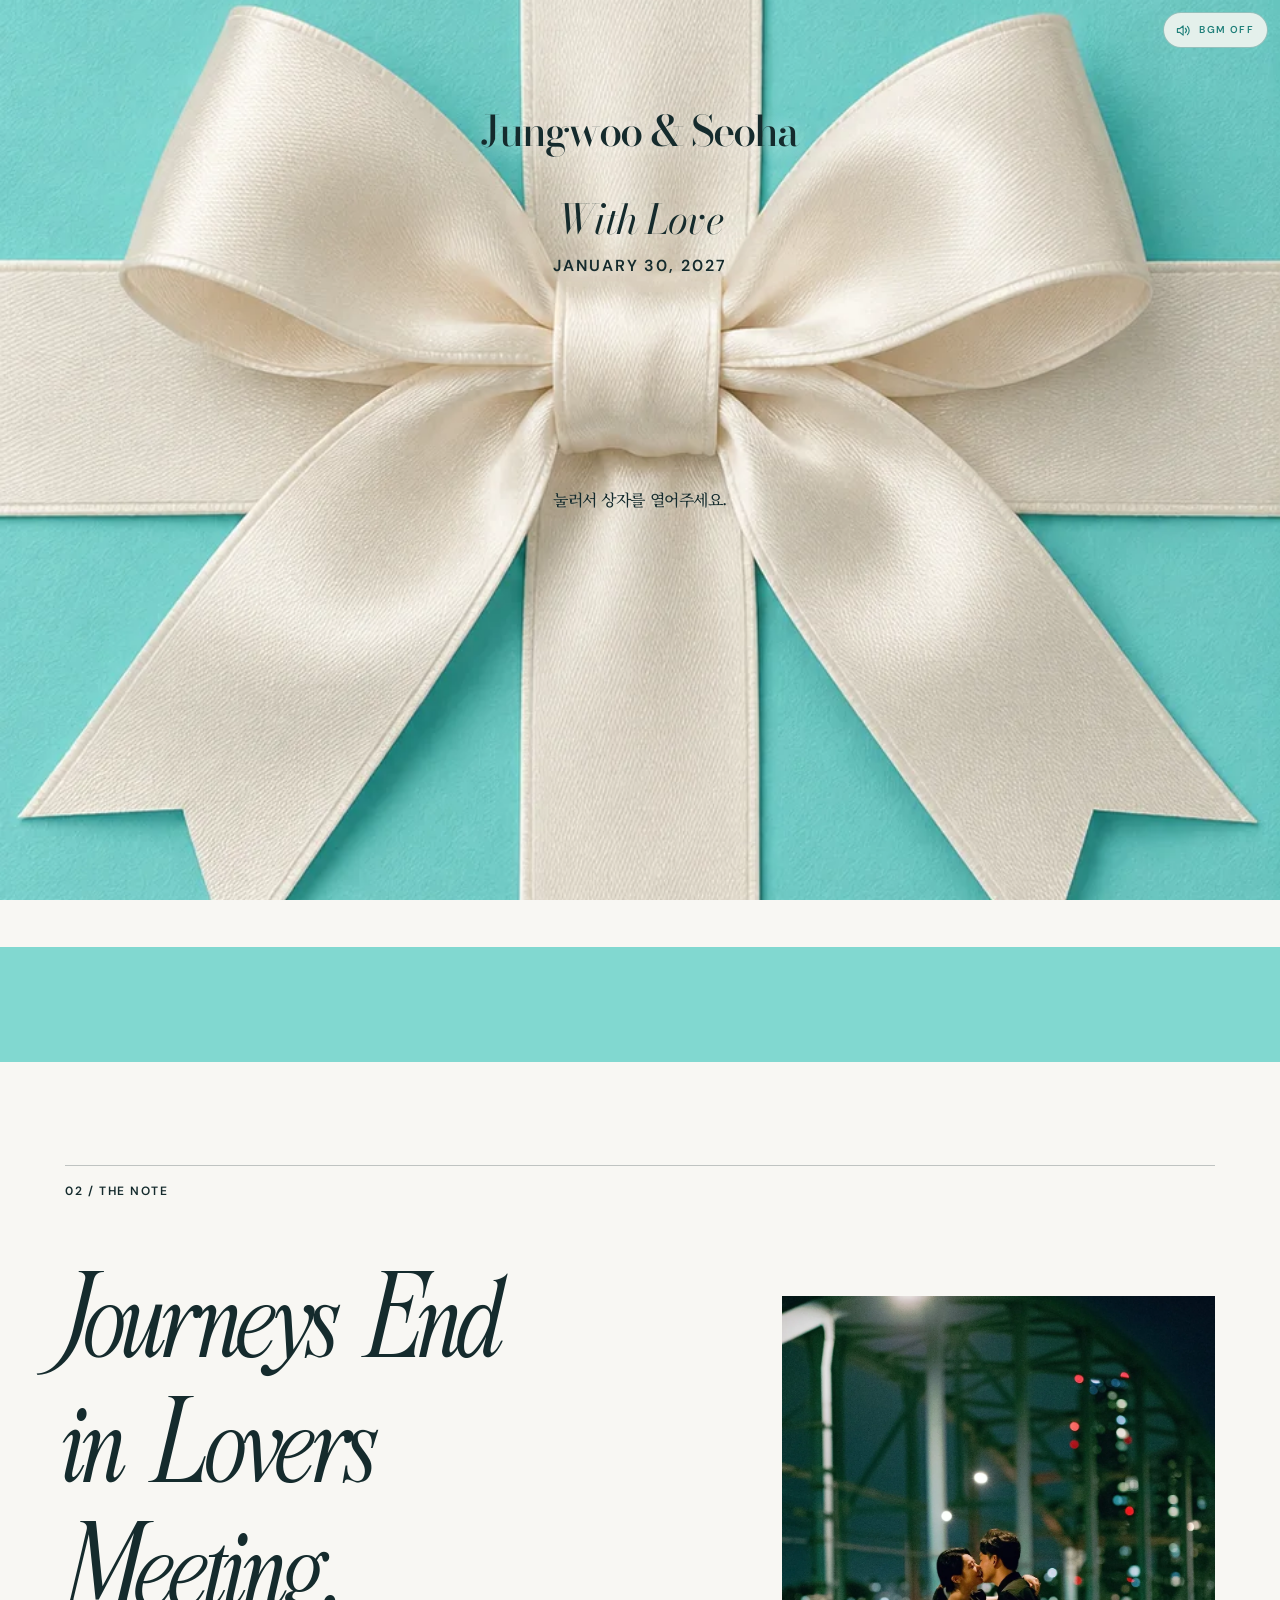
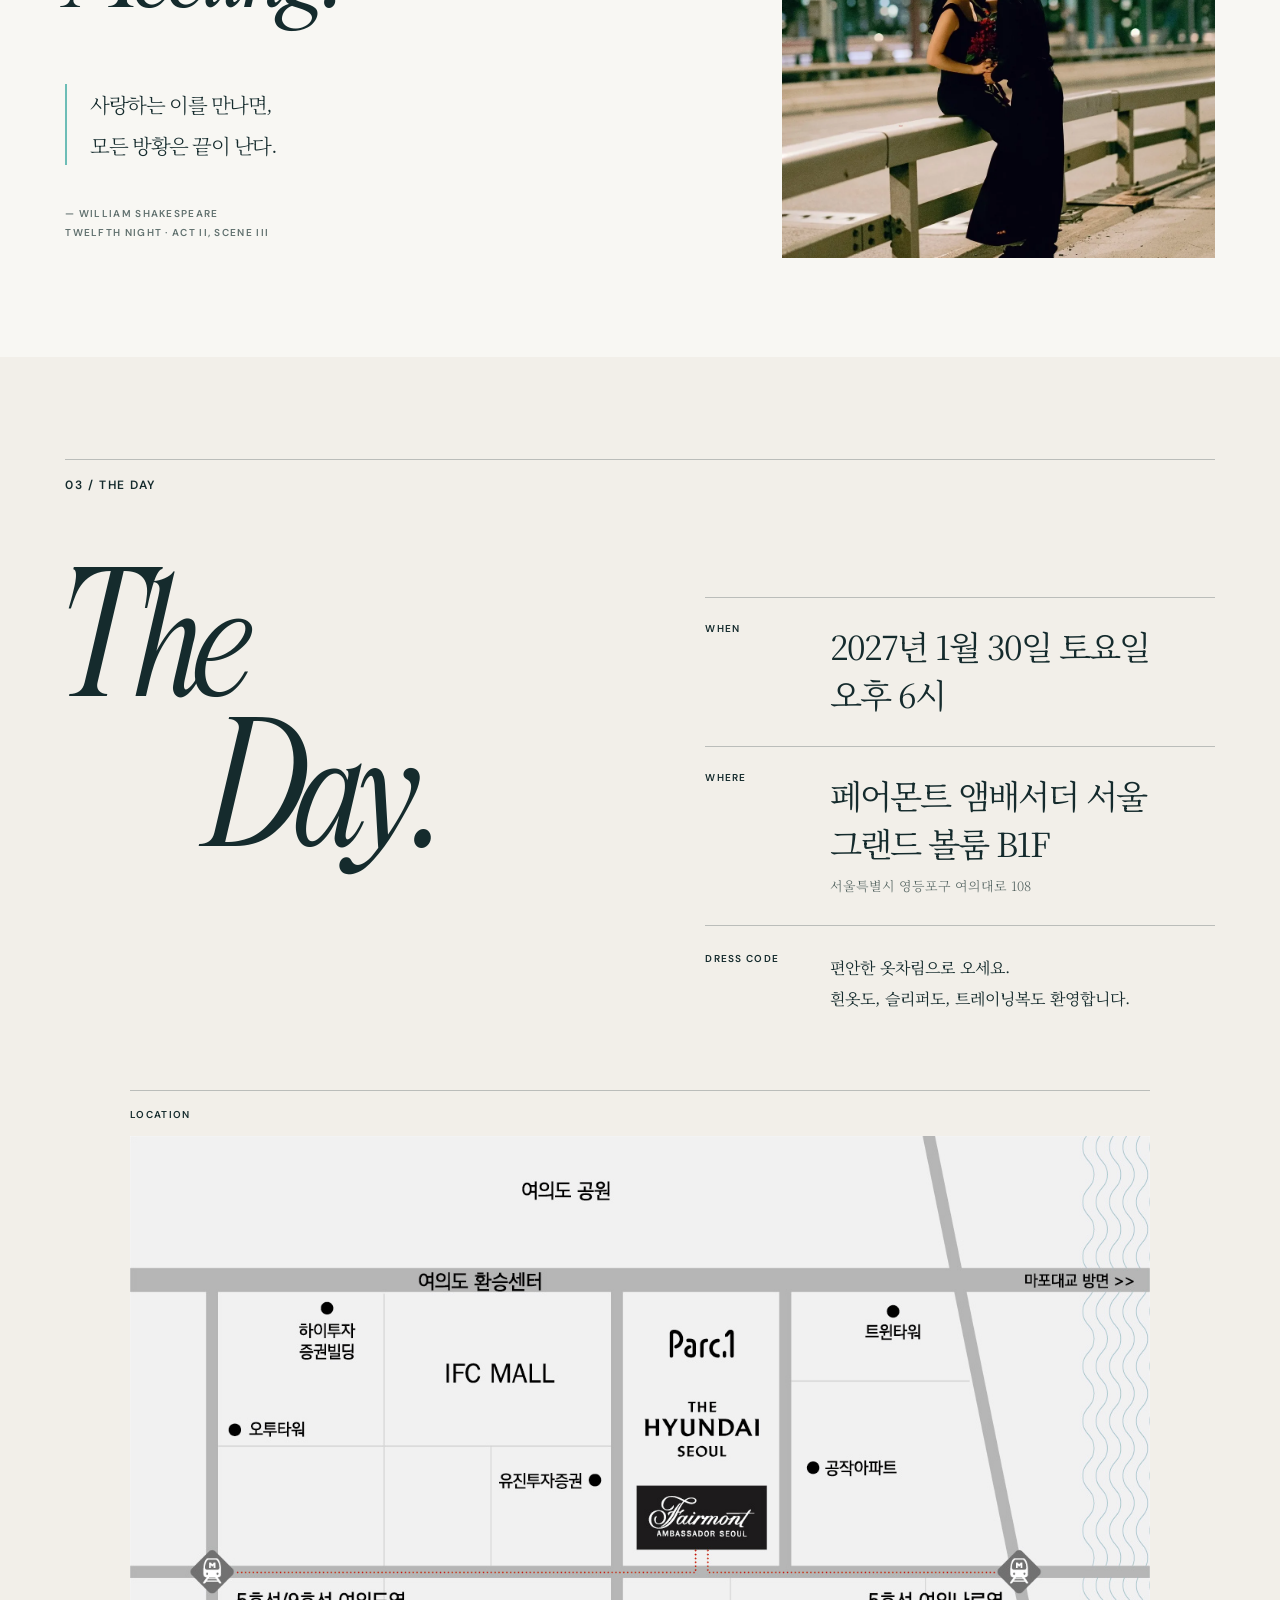
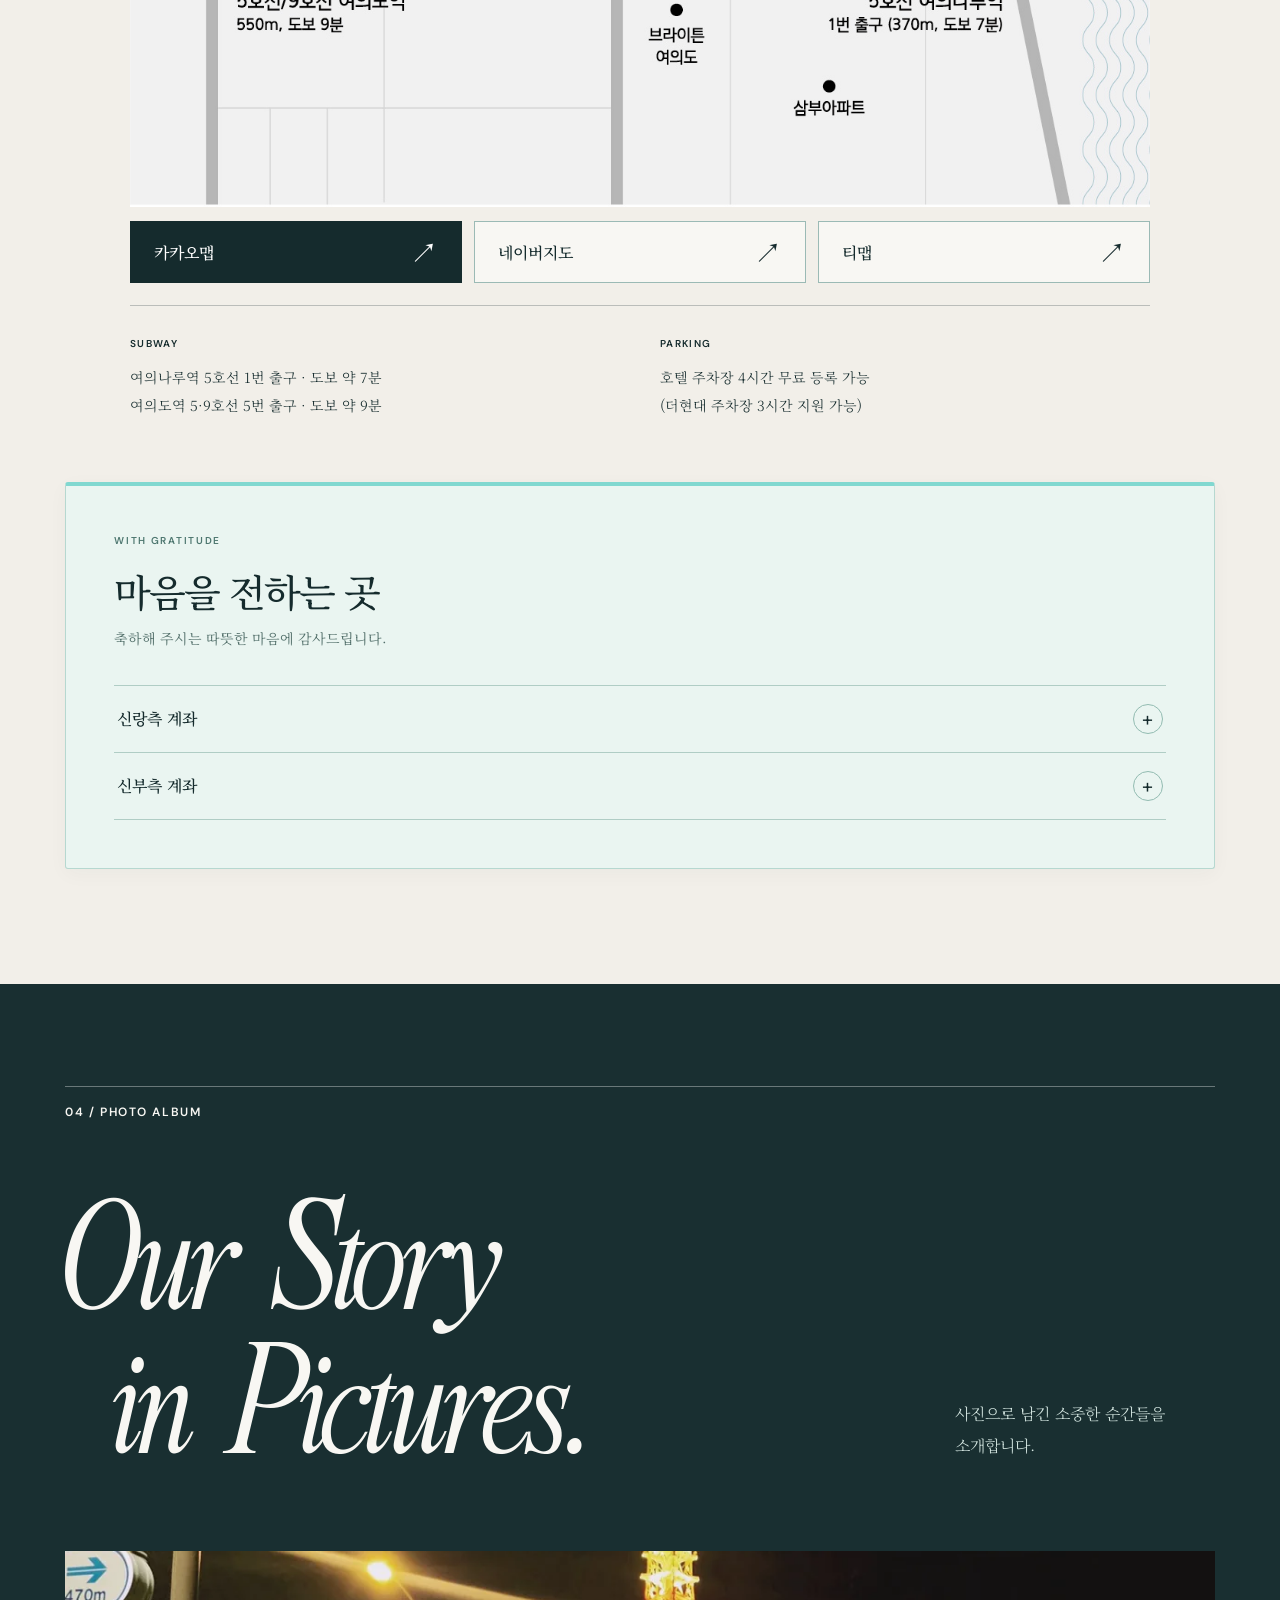
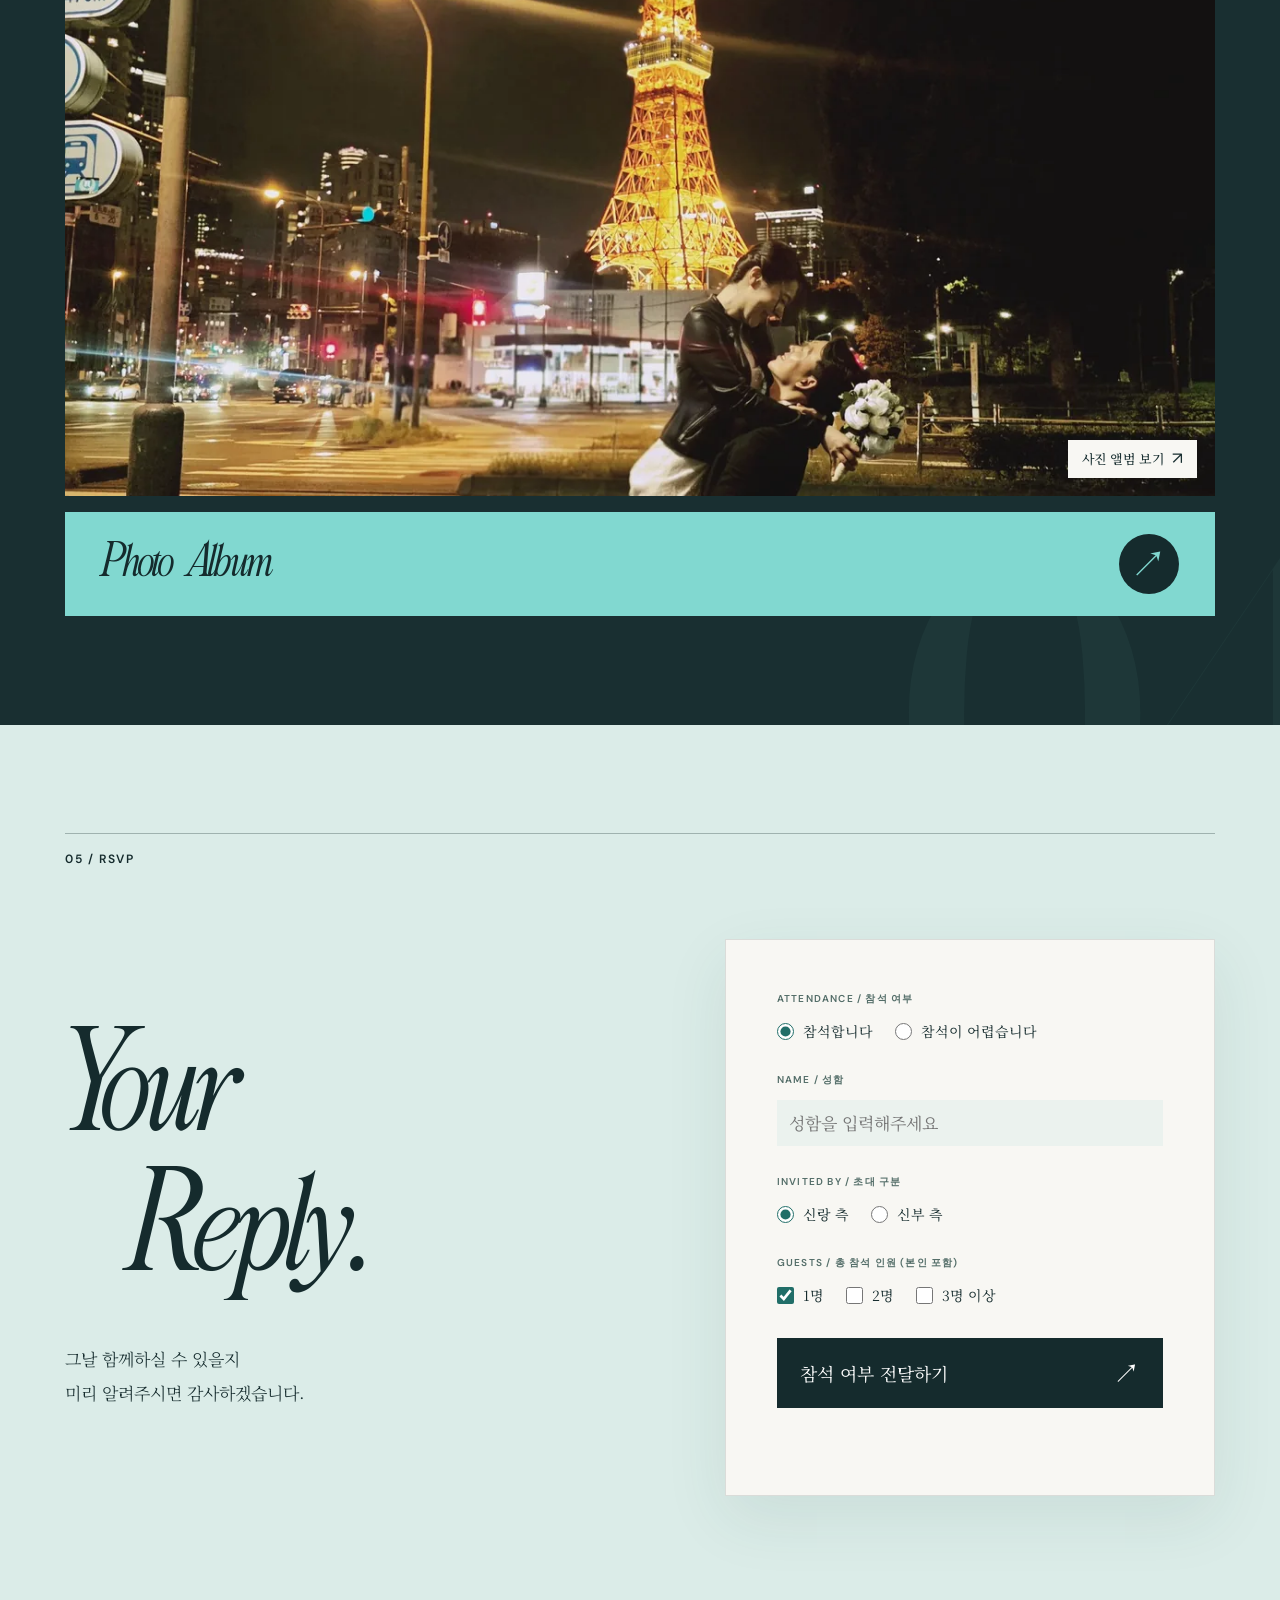
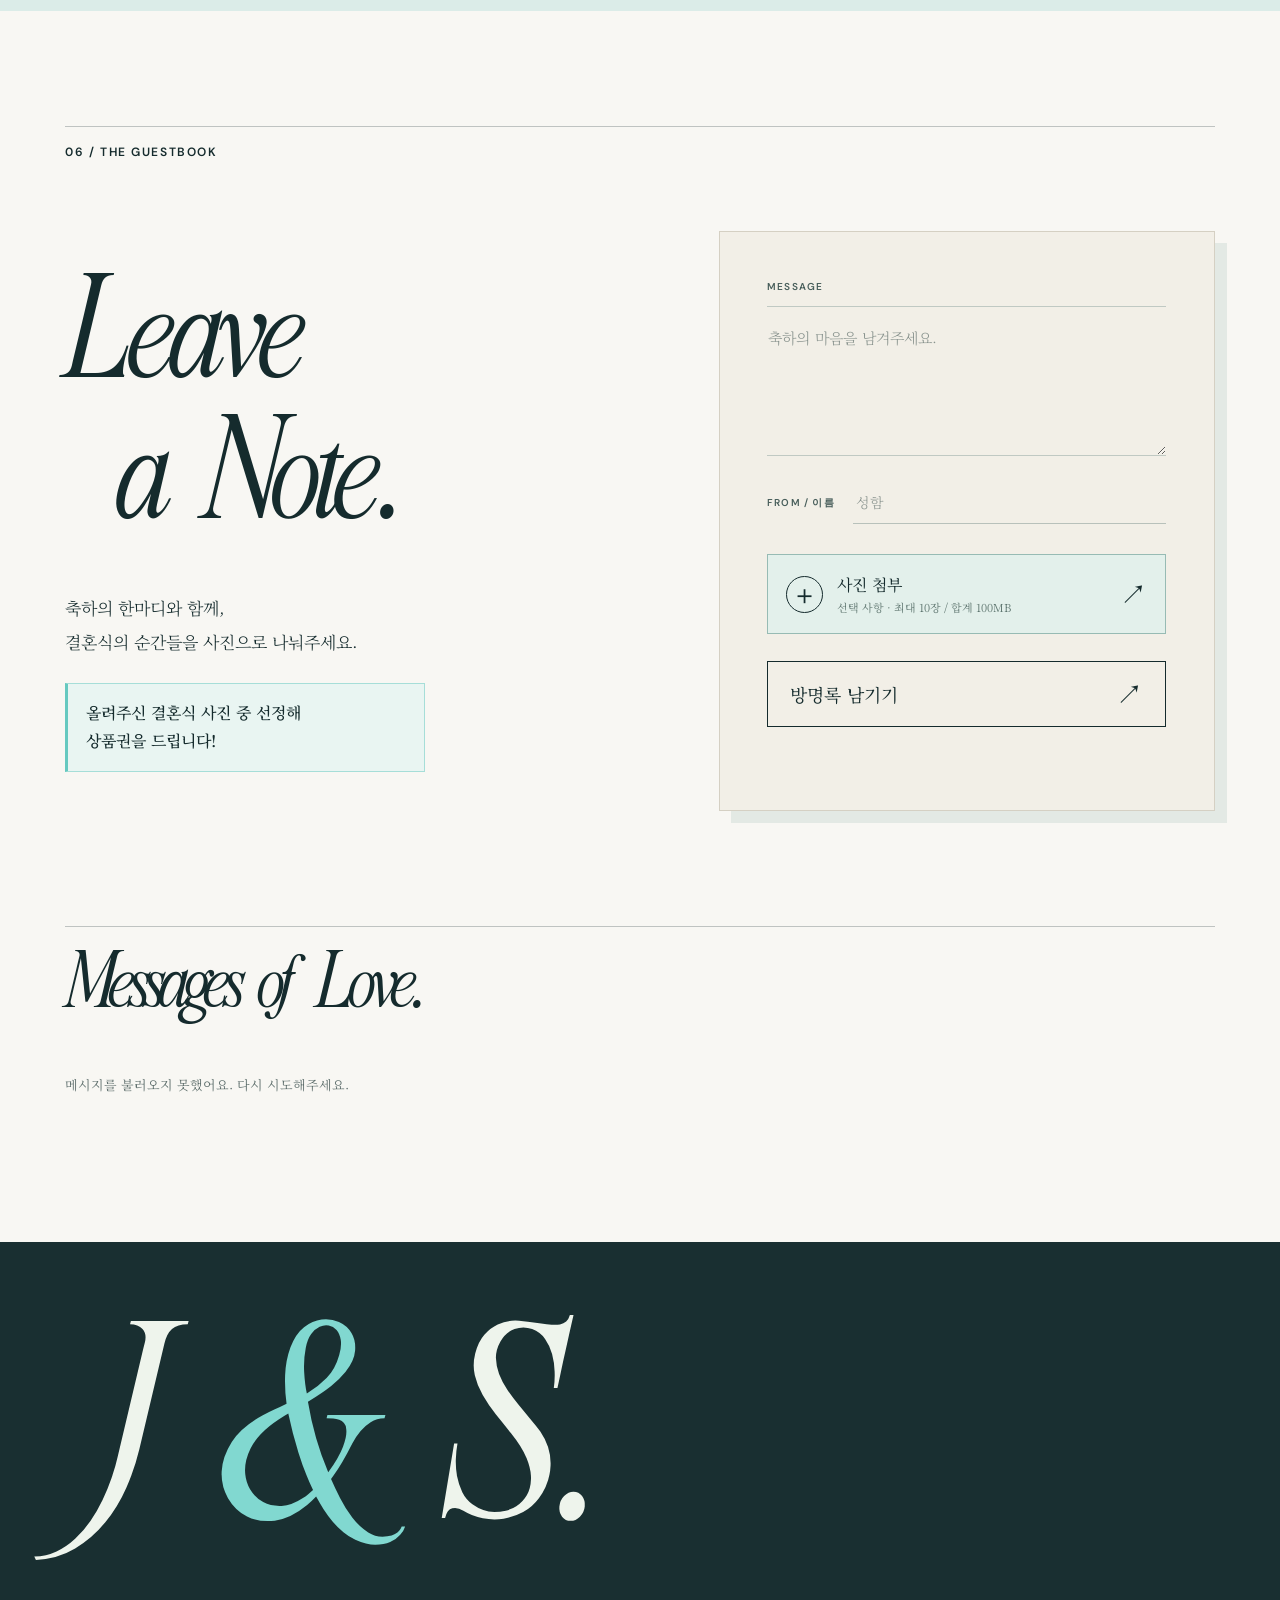
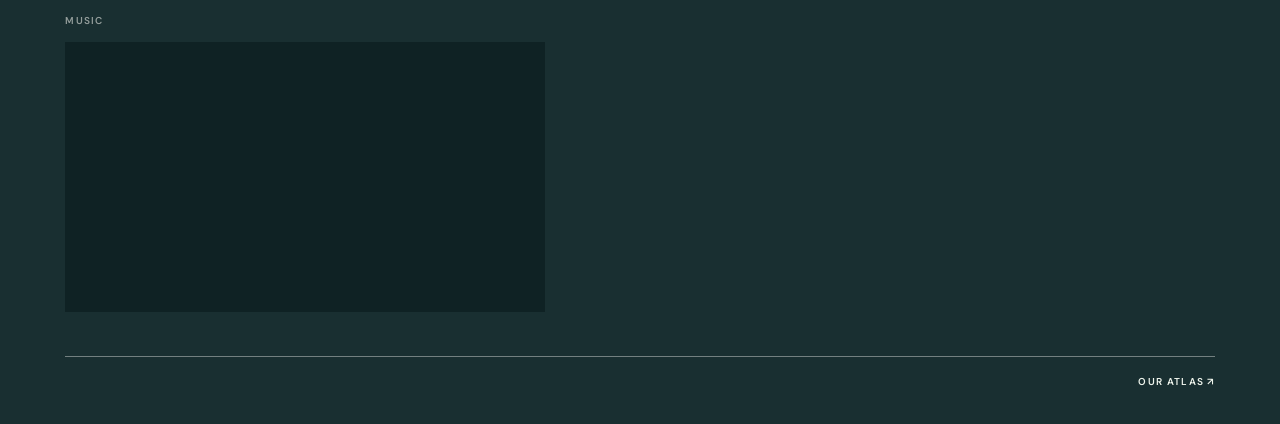
<file: index.html>
<!doctype html>
<html lang="ko">
<head>
  <meta charset="utf-8">
  <meta name="viewport" content="width=device-width, initial-scale=1, viewport-fit=cover">
  <meta name="theme-color" content="#f8f7f3">
  <meta name="description" content="2027. 1. 30. SAT 18:00 페어몬트 앰버서더 서울">
  <title>정우 · 서하 | Wedding Invitation</title>
  <!-- KakaoTalk and other social sharing previews -->
  <meta property="og:type" content="website">
  <meta property="og:url" content="https://jungwoo-seoha.kr/">
  <meta property="og:title" content="정우 · 서하 | Wedding Invitation">
  <meta property="og:description" content="2027. 1. 30. SAT 18:00 페어몬트 앰버서더 서울">
  <meta property="og:image" content="https://jungwoo-seoha.kr/images/wedding-thumbnail-2.webp">
  <meta property="og:image:width" content="1200">
  <meta property="og:image:height" content="600">
  <meta property="og:image:type" content="image/webp">
  <meta property="og:image:alt" content="정우와 서하의 결혼 초대장">
  <meta name="twitter:card" content="summary_large_image">
  <link rel="preconnect" href="https://fonts.googleapis.com">
  <link rel="preload" as="image" href="./images/unbox-01-sealed.webp">
  <link rel="stylesheet" href="./style.css?v=8-intro125">
  <link rel="stylesheet" href="./simplify.css?v=8-album-ux">
  <link rel="stylesheet" href="./opening.css?v=4-intro125">
  <link rel="stylesheet" href="./refine.css?v=8.2-album-size">
  <link rel="stylesheet" href="./accounts.css?v=5">
  <link rel="stylesheet" href="./rsvp.css?v=7-spacing">
  <link rel="stylesheet" href="./guestbook.css?v=5-lightbox">
  <link rel="stylesheet" href="./bgm.css?v=9-transparent-korean">
  <link rel="stylesheet" href="./bridge.css?v=3-15s">
  <style id="wedding-final-style">
/* The blank blue band remains a deliberate editorial visual divider. */
.invitation-page .statement--stripe {
display: block;
background: #81d8d0;
min-height: 0;
height: clamp(84px, 9vw, 118px);
padding: 0;
}
/* Upright Bodoni Moda: no italic element, no synthetic italic, no slanted display font. */
.invitation-page .atlas-entry-cta > span.album-cta-type {
font-family: 'Relationship of Melodrame', Georgia, serif !important;
font-style: normal !important;
font-weight: 500;
font-synthesis: none;
text-transform: none !important;
letter-spacing: -.035em;
}
/* Introduction family caption: match the photo's alignment without changing the image. */
.invitation-page .hero-family {
  display: grid;
  grid-template-columns: 47% 53%;
  margin-top: 32px;
  position: relative;
}
.invitation-page .hero-family-column {
  grid-column: 2;
  display: flex;
  justify-content: flex-end;
  padding-left: 34px;
}
.invitation-page .hero-family-caption {
  width: 84%;
  text-align: center;
  font: 400 16px/1.75 var(--kr);
  letter-spacing: -.04em;
  color: #77736d;
}
.invitation-page .hero-family-caption p {
  margin: 0;
  white-space: nowrap;
}
.invitation-page .hero-family-caption p + p { margin-top: 10px; }
.invitation-page .hero-family-caption strong {
  font-weight: 500;
  color: #302f2b;
}
@media (max-width: 700px) {
  .invitation-page .statement--stripe { height: 84px; }
  .invitation-page .hero-family { display: block; margin-top: 32px; }
  .invitation-page .hero-family-column { display: block; padding-left: 0; }
  .invitation-page .hero-family-caption { width: 90%; margin-left: auto; font-size: 15px; }
}
</style>
</head>
<body class="opening invitation-page" data-bgm-page="invitation">
  <!-- Existing unboxing sequence retained without changing the scroll logic. -->
  <div class="unbox-overlay" id="unboxing" aria-label="웨딩 초대장 오프닝 애니메이션">
    <div class="unbox-inside" id="unbox-inside"><img src="./images/unbox-05-rings.webp?v=8" alt="상자 안의 두 결혼반지"></div>
    <img class="unbox-frame active" src="./images/unbox-01-sealed.webp" alt="티파니 블루 리본 선물상자" fetchpriority="high">
    <img class="unbox-frame" src="./images/unbox-02-loosened.webp" alt="리본이 느슨해진 선물상자">
    <img class="unbox-frame" src="./images/unbox-03-unwrapped.webp" alt="리본이 풀린 선물상자">
    <img class="unbox-frame" src="./images/unbox-04-seam.webp" alt="가운데가 열리기 시작한 상자 뚜껑">
    <div class="unbox-door left" aria-hidden="true"><img src="./images/unbox-04-seam.webp" alt=""></div>
    <div class="unbox-door right" aria-hidden="true"><img src="./images/unbox-04-seam.webp" alt=""></div>
    <div class="unbox-gradient" aria-hidden="true"></div>
    <button type="button" class="unbox-skip" id="skip-opening">SKIP INTRO ↗</button>
    <div class="unbox-choices" id="unbox-choices">
      <button type="button" class="unbox-tap" id="tap-to-open">눌러서 상자를 열어주세요.</button>
    </div>
    <div class="unbox-signature" id="unbox-signature" aria-hidden="true">
      <strong>Jungwoo &amp; Seoha</strong>
      <em>With Love</em>
      <small>January 30, 2027</small>
    </div>
  </div>
  <main id="invitation" data-shell-view="invitation">
    <!-- 01 / Introduction -->
    <section class="hero wrap" aria-labelledby="hero-title" id="intro">
      <div class="section-head micro hero-chapter"><span>01 / THE INTRODUCTION</span></div>
      <div class="hero-grid">
        <div class="hero-copy">
          <h1 id="hero-title">The<br><i>Wedding.</i></h1>
          <div class="hero-foot"><span class="caption-kr">정우와 서하, 결혼합니다.</span></div>
        </div>
        <div class="hero-media">
          <span class="hero-plate" aria-hidden="true"></span>
          <div class="hero-photo-frame">
            <img src="./images/main-1.webp" alt="정우와 서하가 함께한 서울의 웨딩 사진" fetchpriority="high">
          </div>
        </div>
      </div>
      <div class="hero-family" aria-label="신랑 신부의 부모님">
        <div class="hero-family-column">
          <div class="hero-family-caption">
            <p>김용덕 · 서영자의 아들 <strong>정우</strong></p>
            <p>현진성 · 유지윤의 딸 <strong>서하</strong></p>
          </div>
        </div>
      </div>
    </section>
    <!-- Tiffany Blue visual pause; no caption -->
    <div class="statement statement--stripe" aria-hidden="true"></div>
    <!-- 02 / Note -->
    <section class="note-section wrap" aria-labelledby="note-title" id="our-note">
      <div class="section-head micro"><span>02 / THE NOTE</span></div>
      <div class="note-editorial">
        <div class="note-words">
          <h2 class="quote" id="note-title">Journeys End<br>in <i>Lovers<br>Meeting.</i></h2>
          <p class="note-translation">사랑하는 이를 만나면,<br>모든 방황은 끝이 난다.</p>
          <p class="note-foot micro">— WILLIAM SHAKESPEARE<br>TWELFTH NIGHT · ACT II, SCENE III</p>
        </div>
        <figure class="note-portrait">
          <div class="note-portrait-frame"><img src="./images/main-2.webp" loading="lazy" alt="정우와 서하의 웨딩 포트레이트"></div>
        </figure>
      </div>
    </section>
    <!-- 03 / Day -->
    <section class="day-section wrap" aria-labelledby="day-title" id="the-day">
      <div class="section-head micro"><span>03 / THE DAY</span></div>
      <div class="day-grid">
        <h2 id="day-title">The<br><i>Day.</i></h2>
        <div class="day-right">
          <div class="detail">
            <span class="micro">WHEN</span>
            <div><div class="detail-title detail-korean">2027년 1월 30일 토요일<br>오후 6시</div></div>
          </div>
          <div class="detail">
            <span class="micro">WHERE</span>
            <div><div class="detail-title detail-korean">페어몬트 앰배서더 서울<br>그랜드 볼룸 B1F</div><div class="detail-sub">서울특별시 영등포구 여의대로 108</div></div>
          </div>
          <div class="detail dress-code-detail">
            <span class="micro">DRESS CODE</span>
            <div class="dress-code-copy">편안한 옷차림으로 오세요.<br>흰옷도, 슬리퍼도, 트레이닝복도 환영합니다.</div>
          </div>
        </div>
      </div>
      <div class="venue-map">
        <div class="venue-map-heading"><span class="micro">LOCATION</span></div>
        <div class="venue-map-crop" role="img" aria-label="페어몬트 앰배서더 서울의 위치를 표시한 약도. 여의도역과 여의나루역 사이, 더현대 서울 옆">
          <img src="./images/map-1.jpg" loading="lazy" decoding="async" alt="" aria-hidden="true">
        </div>
        <div class="route-links" aria-label="지도 앱으로 길찾기">
          <a class="route-link route-kakao" href="https://map.kakao.com/link/to/%ED%8E%98%EC%96%B4%EB%AA%AC%ED%8A%B8%20%EC%95%B0%EB%B0%B0%EC%84%9C%EB%8D%94%20%EC%84%9C%EC%9A%B8,37.525269,126.929134" target="_blank" rel="noopener noreferrer"><span>카카오맵</span><span aria-hidden="true">↗</span></a>
          <a class="route-link route-naver" href="nmap://route/public?dlat=37.525269&amp;dlng=126.929134&amp;dname=%ED%8E%98%EC%96%B4%EB%AA%AC%ED%8A%B8%20%EC%95%B0%EB%B0%B0%EC%84%9C%EB%8D%94%20%EC%84%9C%EC%9A%B8&amp;appname=https%3A%2F%2Fjungwoo-seoha.kr%2F" aria-label="네이버지도 앱에서 페어몬트 앰배서더 서울로 길찾기 (네이버지도 앱 설치 필요)"><span>네이버지도</span><span aria-hidden="true">↗</span></a>
          <a class="route-link route-tmap" href="tmap://route?goalname=%ED%8E%98%EC%96%B4%EB%AA%AC%ED%8A%B8%20%EC%95%B0%EB%B0%B0%EC%84%9C%EB%8D%94%20%EC%84%9C%EC%9A%B8&amp;goalx=126.929134&amp;goaly=37.525269" aria-label="티맵 앱에서 페어몬트 앰배서더 서울로 길찾기 (티맵 앱 설치 필요)"><span>티맵</span><span aria-hidden="true">↗</span></a>
        </div>
        <div class="access-summary">
          <div><span class="micro">SUBWAY</span><p>여의나루역 5호선 1번 출구 · 도보 약 7분<br>여의도역 5·9호선 5번 출구 · 도보 약 9분</p></div>
          <div><span class="micro">PARKING</span><p>호텔 주차장 4시간 무료 등록 가능<br>(더현대 주차장 3시간 지원 가능)</p></div>
        </div>
      </div>
      <section class="gift-accounts" aria-labelledby="gift-accounts-title">
        <div class="gift-accounts-head">
          <span class="micro">WITH GRATITUDE</span>
          <h3 id="gift-accounts-title">마음을 전하는 곳</h3>
          <p>축하해 주시는 따뜻한 마음에 감사드립니다.</p>
        </div>
        <div class="gift-accounts-list">
          <details class="gift-account">
            <summary><span>신랑측 계좌</span><span class="gift-account-toggle" aria-hidden="true">+</span></summary>
            <div class="gift-account-content">
              <dl>
                <div><dt>은행</dt><dd>신한은행</dd></div>
                <div><dt>계좌번호</dt><dd class="gift-account-number">110-292-797975</dd></div>
                <div><dt>예금주</dt><dd>김정우</dd></div>
              </dl>
              <button class="gift-account-copy" type="button" disabled>계좌번호 복사</button>
              <p class="gift-account-feedback" role="status" aria-live="polite"></p>
            </div>
          </details>
          <details class="gift-account">
            <summary><span>신부측 계좌</span><span class="gift-account-toggle" aria-hidden="true">+</span></summary>
            <div class="gift-account-content">
              <dl>
                <div><dt>은행</dt><dd>[신부측 은행명]</dd></div>
                <div><dt>계좌번호</dt><dd class="gift-account-number">[신부측 계좌번호]</dd></div>
                <div><dt>예금주</dt><dd>[신부측 예금주]</dd></div>
              </dl>
              <button class="gift-account-copy" type="button" disabled>계좌번호 복사</button>
              <p class="gift-account-feedback" role="status" aria-live="polite"></p>
            </div>
          </details>
        </div>
      </section>
    </section>
    <!-- 04 / A large photograph followed by a small, unmistakable CTA. -->
    <section class="atlas-teaser" id="atlas-entry" aria-labelledby="atlas-title">
      <div class="wrap">
        <div class="section-head micro"><span>04 / PHOTO ALBUM</span></div>
        <div class="atlas-teaser-top">
          <h2 id="atlas-title">Our Story<br><i>in Pictures.</i></h2>
          <p class="atlas-teaser-intro">사진으로 남긴 소중한 순간들을 소개합니다.</p>
        </div>
        <a class="atlas-feature" href="./atlas.html" aria-label="사진 앨범 보기">
          <div class="atlas-feature-image"><img src="./images/main-5.webp" loading="lazy" alt="도쿄에서 함께한 여행 사진"><span class="atlas-photo-hint" aria-hidden="true">사진 앨범 보기 <span class="atlas-photo-hint-arrow">↗</span></span></div>
          <div class="atlas-entry-cta"><span class="album-cta-type">Photo Album</span><span class="atlas-entry-arrow" aria-hidden="true">↗</span></div>
        </a>
      </div>
    </section>
    <!-- 05 / RSVP: Google Sheets-backed form. Browser-local editing only. -->
    <section class="reply" id="rsvp" aria-labelledby="rsvp-title">
      <div class="wrap">
        <div class="section-head micro"><span>05 / RSVP</span></div>
        <div class="rsvp-grid">
          <div class="rsvp-copy"><h2 id="rsvp-title">Your<br><i>Reply.</i></h2><p>그날 함께하실 수 있을지<br>미리 알려주시면 감사하겠습니다.</p></div>
          <form class="rsvp-form-shell" id="rsvp-form" aria-label="참석 여부 응답">
            <p id="rsvp-edit-hint" class="rsvp-edit-hint" hidden></p>
            <fieldset class="rsvp-field rsvp-field--choice">
              <legend class="rsvp-legend">ATTENDANCE / 참석 여부</legend>
              <div class="rsvp-choices">
                <label class="rsvp-choice"><input type="radio" name="attendance" value="yes" checked required> 참석합니다</label>
                <label class="rsvp-choice"><input type="radio" name="attendance" value="no" required> 참석이 어렵습니다</label>
              </div>
            </fieldset>
            <div class="rsvp-field">
              <label for="rsvp-guest-name" class="rsvp-legend">NAME / 성함</label>
              <input class="rsvp-name" id="rsvp-guest-name" name="guestName" type="text" maxlength="40" autocomplete="name" placeholder="성함을 입력해주세요" required>
            </div>
            <fieldset class="rsvp-field rsvp-field--choice">
              <legend class="rsvp-legend">INVITED BY / 초대 구분</legend>
              <div class="rsvp-choices">
                <label class="rsvp-choice"><input type="radio" name="side" value="groom" checked required> 신랑 측</label>
                <label class="rsvp-choice"><input type="radio" name="side" value="bride" required> 신부 측</label>
              </div>
            </fieldset>
            <fieldset class="rsvp-field rsvp-field--choice" id="rsvp-count-wrap">
              <legend class="rsvp-legend">GUESTS / 총 참석 인원 (본인 포함)</legend>
              <div class="rsvp-choices rsvp-count-choices" aria-label="참석 인원 선택 (하나만 선택)">
                <label class="rsvp-choice"><input type="checkbox" name="guestCountChoice" value="1" checked> 1명</label>
                <label class="rsvp-choice"><input type="checkbox" name="guestCountChoice" value="2"> 2명</label>
                <label class="rsvp-choice"><input type="checkbox" name="guestCountChoice" value="3plus"> 3명 이상</label>
              </div>
              <div class="rsvp-more-guests" id="rsvp-more-guests" hidden>
                <label for="rsvp-guests" class="rsvp-more-label">총 몇 분이 참석하시나요?</label>
                <input class="rsvp-guests" id="rsvp-guests" name="guests" type="number" inputmode="numeric" min="3" max="10" step="1" value="3" disabled>
              </div>
            </fieldset>
            <button class="rsvp-action" type="submit" id="rsvp-submit">참석 여부 전달하기 <span aria-hidden="true">↗</span></button>
            <p class="rsvp-status" id="rsvp-status" role="status" aria-live="polite"></p>

          </form>
        </div>
      </div>
    </section>
    <!-- 06 / Public guestbook: messages and optional photos are published upon submission. -->
    <section class="guestbook wrap" id="guestbook" aria-labelledby="guestbook-title">
      <div class="section-head micro"><span>06 / THE GUESTBOOK</span></div>
      <div class="guestbook-grid">
        <div class="guestbook-copy"><h2 id="guestbook-title">Leave<br><i>a Note.</i></h2><p>축하의 한마디와 함께,<br>결혼식의 순간들을 사진으로 나눠주세요.</p><p class="guestbook-prize">올려주신 결혼식 사진 중 선정해<br>상품권을 드립니다!</p></div>
        <form class="guestbook-paper" id="guestbook-form" aria-label="공개 방명록 작성">
          <label class="guestbook-field-label" for="guestbook-message">MESSAGE</label>
          <textarea class="guestbook-message" id="guestbook-message" name="message" rows="4" maxlength="500" required placeholder="축하의 마음을 남겨주세요."></textarea>
          <div class="guestbook-signature">
            <label class="guestbook-field-label" for="guestbook-name">FROM / 이름</label>
            <input class="guestbook-name" id="guestbook-name" name="name" type="text" maxlength="40" required placeholder="성함">
          </div>
          <label class="guestbook-upload" for="guestbook-photo"><span class="guestbook-upload-icon" aria-hidden="true">＋</span><span>사진 첨부 <small>선택 사항 · 최대 10장 / 합계 100MB</small></span><span class="guestbook-upload-arrow" aria-hidden="true">↗</span></label>
          <input class="guestbook-photo-input" id="guestbook-photo" name="photo" type="file" accept="image/*,.heic,.heif" multiple>
          <div class="guestbook-preview guestbook-preview-grid" id="guestbook-preview" hidden aria-label="선택한 사진 미리보기"></div>
          <p class="guestbook-photo-error" id="guestbook-photo-error" role="status" hidden></p>
          <div class="guestbook-website" aria-hidden="true"><label for="guestbook-website">Website</label><input id="guestbook-website" name="website" tabindex="-1" autocomplete="off"></div>
          <button type="submit" class="guestbook-action" id="guestbook-submit">방명록 남기기 <span aria-hidden="true">↗</span></button>
          <p class="guestbook-submit-status" id="guestbook-status" role="status" aria-live="polite"></p>
        </form>
      </div>
      <div class="guestbook-gallery" aria-label="하객들의 축하 메시지">
        <div class="guestbook-gallery-head">
          <h3 class="guestbook-gallery-title">Messages of Love.</h3>
        </div>
        <div class="guestbook-list" id="guestbook-list" aria-live="polite"></div>
        <p class="guestbook-empty" id="guestbook-empty" hidden>첫 번째 축하 메시지를 남겨주세요.</p>
        <p class="guestbook-gallery-status" id="guestbook-gallery-status" role="status"></p>
        <nav class="guestbook-pagination" id="guestbook-pagination" aria-label="방명록 페이지 이동"></nav>
      </div>
    </section>
  </main>
  <div class="guestbook-lightbox" id="guestbook-lightbox" role="dialog" aria-modal="true" aria-label="방명록 사진 확대 보기" hidden>
    <button id="guestbook-lightbox-close" class="guestbook-lightbox-close" type="button" aria-label="확대 사진 닫기">×</button>
    <button id="guestbook-lightbox-prev" class="guestbook-lightbox-prev" type="button" aria-label="이전 사진">←</button>
    <div class="guestbook-lightbox-frame">
      <img id="guestbook-lightbox-image" alt="방명록 확대 사진" draggable="false">
      <p id="guestbook-lightbox-status" class="guestbook-lightbox-status" role="status" hidden></p>
    </div>
    <button id="guestbook-lightbox-next" class="guestbook-lightbox-next" type="button" aria-label="다음 사진">→</button>
    <span id="guestbook-lightbox-count" class="guestbook-lightbox-count" aria-live="polite"></span>
  </div>
  <div class="site-footer site-footer-signature" data-shell-view="invitation"><div class="wrap">
    <div class="footer-title">J <i>&amp;</i> S.</div>
  </div></div>
  <!-- App shell: Atlas is mounted here on first visit; the music card below is shared and never moves. -->
  <div id="atlas-view" data-shell-view="atlas" hidden></div>
  <div id="atlas-footer-slot" data-shell-view="atlas" hidden></div>
  <section class="bgm-dock" aria-label="배경음악"><div class="wrap">
    <figure class="bgm-card" aria-label="배경음악 플레이어">
      <figcaption class="bgm-card-caption"><span class="micro">Music</span></figcaption>
      <div class="bgm-frame"><div id="bgm-player"></div></div>
    </figure>
  </div></section>
  <footer class="site-footer" data-shell-view="invitation"><div class="wrap">
    <div class="footer-bottom micro"><div class="footer-actions"><a href="./atlas.html">OUR ATLAS ↗</a><button class="replay-intro" id="replay-opening" type="button" hidden>REPLAY INTRO ↺</button></div></div>
  </div></footer>
  <script src="./bgm.js?v=6" defer></script>
  <script src="./main.js?v=12-fullscreen-tap" defer></script>
  
  <script src="./rsvp.js?v=3" defer></script>
  <script src="./guestbook.js?v=3-lightbox" defer></script>
  <script src="./accounts.js?v=5" defer></script>
  <script src="./bridge.js?v=3-15s" defer></script>
  <script src="./app-shell.js?v=2" defer></script>
</body>
</html>
</file>
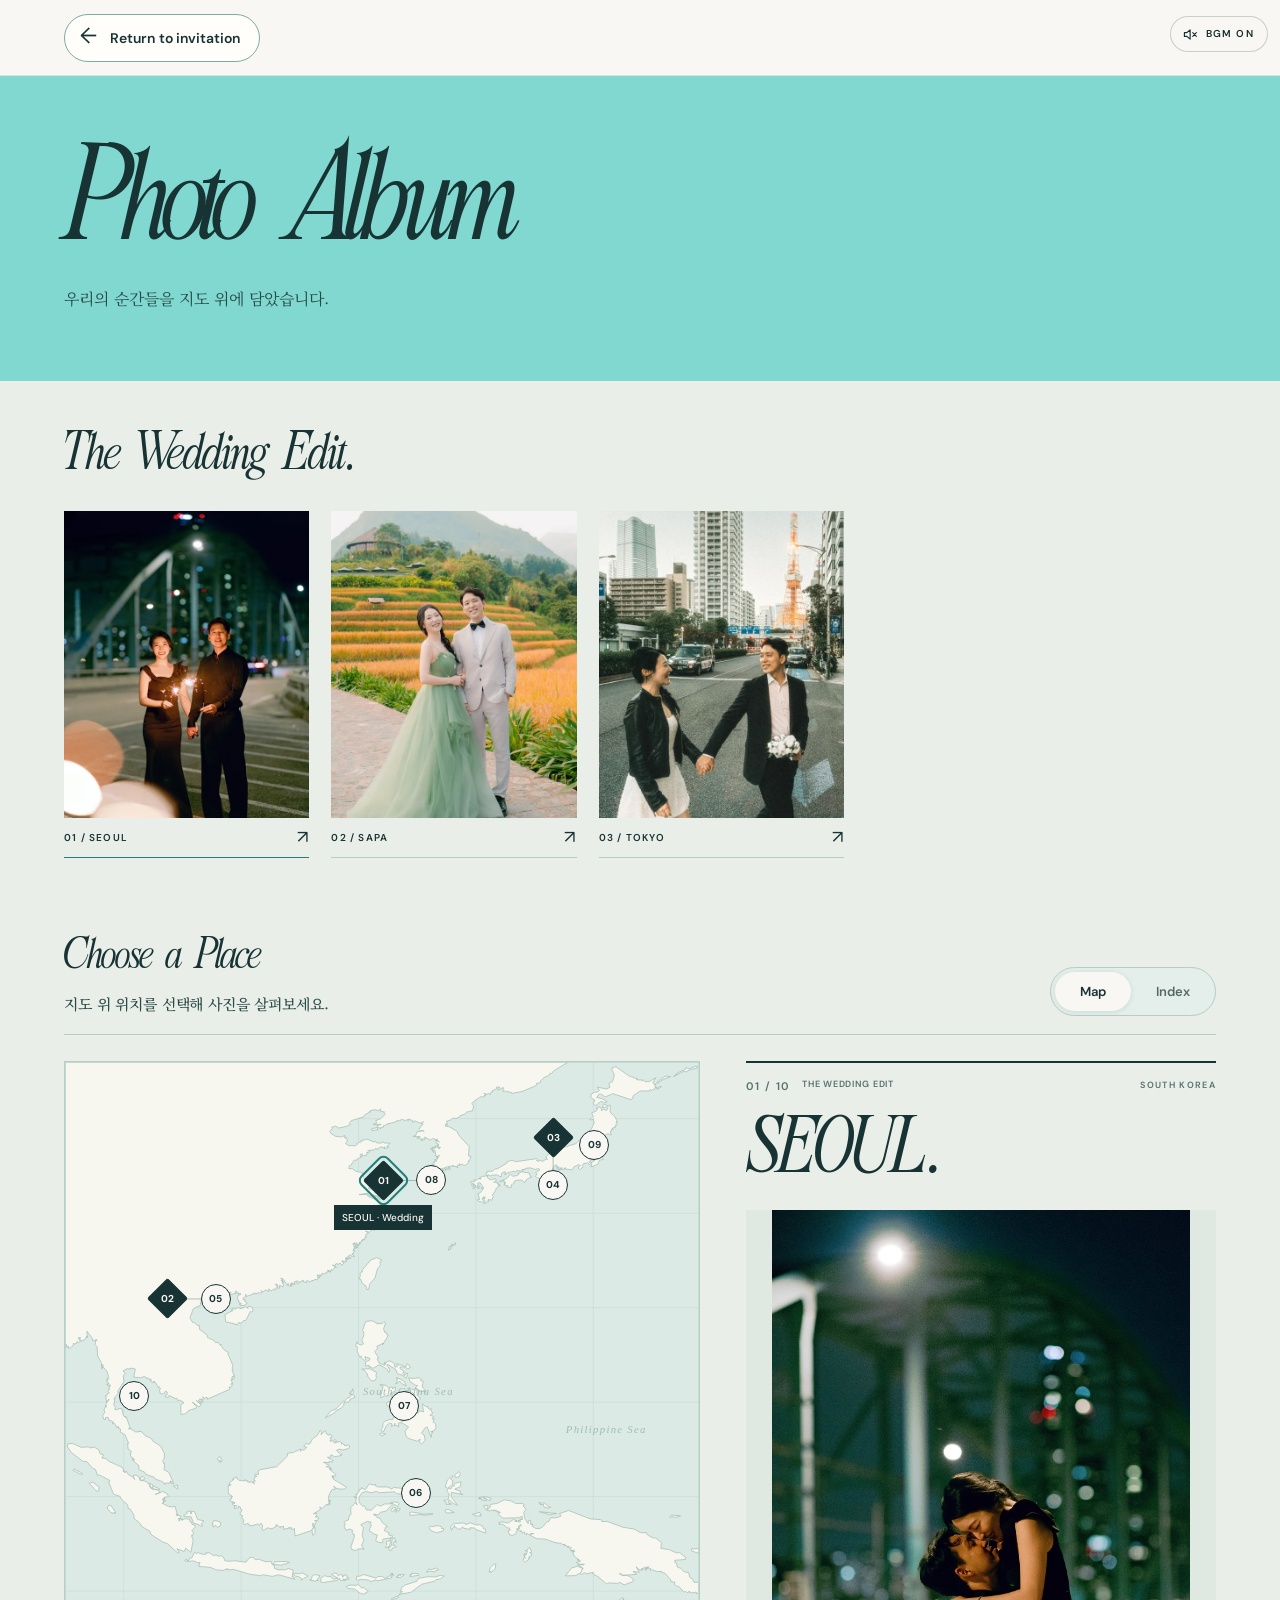
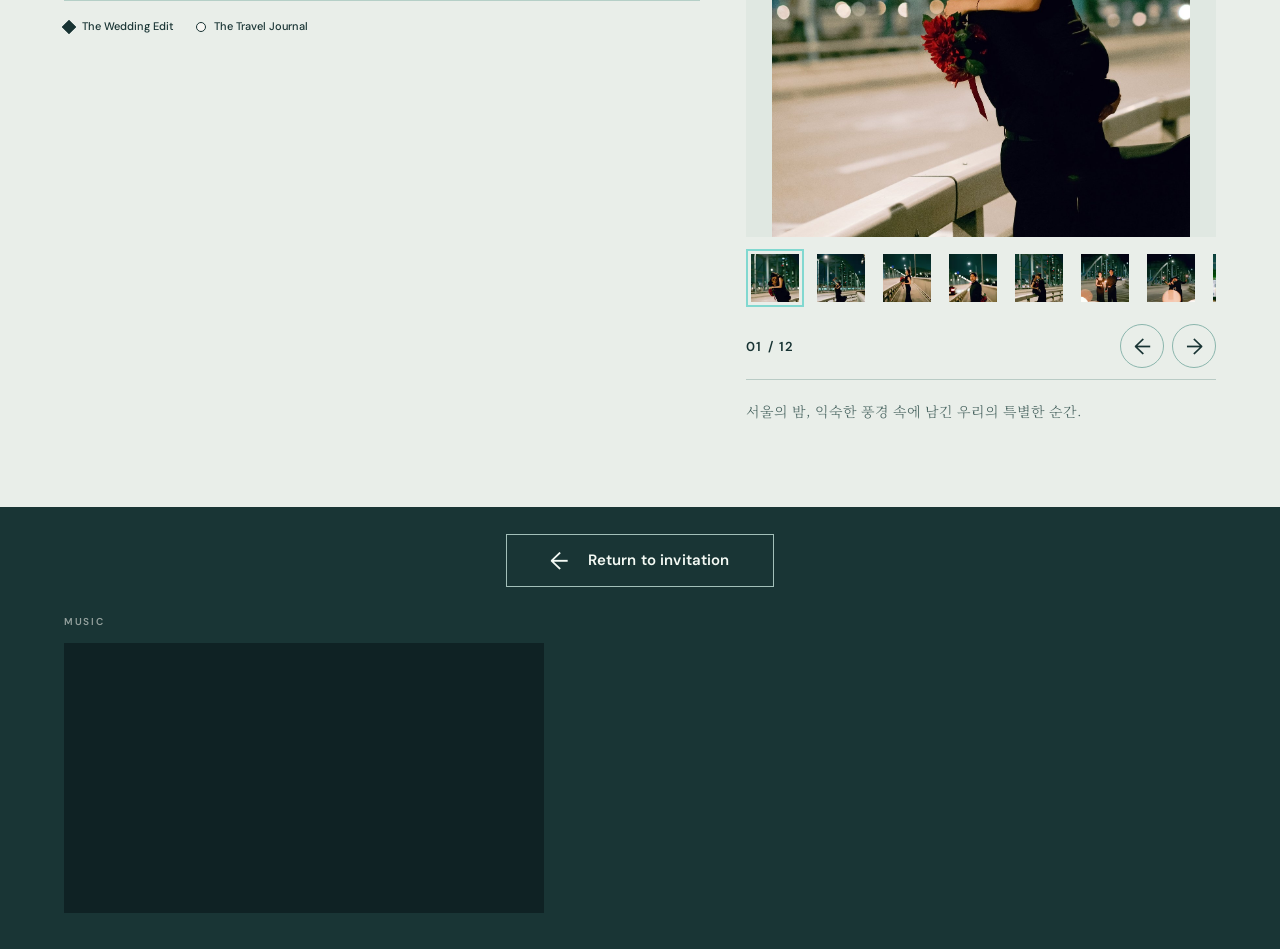
<file: atlas.html>
<!doctype html>
<html lang="ko">
<head>
  <meta charset="utf-8">
  <meta name="viewport" content="width=device-width, initial-scale=1, viewport-fit=cover">
  <meta name="theme-color" content="#81d8d0">
  <title>Photo Album — Jungwoo &amp; Seoha</title>
  <link rel="stylesheet" href="./style.css?v=8-intro125">
  <link rel="stylesheet" href="./atlas.css?v=20261112-v6-pin-label">
  <link rel="stylesheet" href="./atlas-typography.css?v=5">
  <link rel="stylesheet" href="./bgm.css?v=7">
</head>
<body class="atlas-page" data-bgm-page="atlas">
  <header class="atlas-header">
    <div class="wrap atlas-header-inner">
      <a class="atlas-back" href="./index.html#atlas-entry" aria-label="청첩장으로 돌아가기">
        <span class="atlas-back-arrow" aria-hidden="true">←</span>
        <span>Return to invitation</span>
      </a>
    </div>
  </header>
  <main class="atlas-main">
    <section class="atlas-hero" aria-labelledby="atlas-page-title">
      <div class="wrap atlas-hero-layout">
        <div class="atlas-title-stack">
          <h1 id="atlas-page-title">Photo Album</h1>
          <p class="atlas-hero-caption">우리의 순간들을 지도 위에 담았습니다.</p>
        </div>
      </div>
    </section>
    <section class="atlas-featured wrap" aria-labelledby="wedding-edit-title">
      <div class="atlas-featured-heading">
        <h2 id="wedding-edit-title">The Wedding Edit.</h2>
      </div>
      <div id="wedding-features" class="atlas-featured-grid"></div>
    </section>
    <section class="atlas-workspace wrap" id="explore" aria-label="웨딩 스냅과 여행 사진 탐색">
      <div class="atlas-toolbar">
        <div class="atlas-toolbar-heading">
          <h2>Choose a Place</h2>
          <p class="atlas-map-guide">지도 위 위치를 선택해 사진을 살펴보세요.</p>
        </div>
        <div class="atlas-tabs" role="tablist" aria-label="도시 탐색 방식">
          <button class="is-active" id="tab-map" type="button" role="tab" aria-selected="true" aria-controls="map-view">Map</button>
          <button id="tab-index" type="button" role="tab" tabindex="-1" aria-selected="false" aria-controls="index-view">Index</button>
        </div>
      </div>
      <div class="atlas-columns">
        <div class="atlas-locator">
          <div id="map-view" class="map-view" role="tabpanel" aria-labelledby="tab-map">
            <div id="map-holder" class="atlas-map">
              <svg class="atlas-map-art" viewBox="0 0 1000 850" preserveAspectRatio="none" role="img" aria-label="동아시아와 동남아시아 해안선 지도"><image href="./images/atlas-map.svg?v=20261023-1" width="1000" height="850"/></svg>
              <svg class="atlas-map-route" viewBox="0 0 1000 850" preserveAspectRatio="none" aria-hidden="true"><path id="map-pairs" d=""></path><path id="map-route-line" d=""></path></svg>
              <div id="map-dots" class="atlas-map-pins" aria-label="웨딩 스냅 또는 여행 컬렉션을 선택하세요"></div>
            </div>
            <div class="atlas-map-legend" aria-label="지도 범례">
              <span><i class="legend-wedding" aria-hidden="true"></i>The Wedding Edit</span>
              <span><i class="legend-travel" aria-hidden="true"></i>The Travel Journal</span>
            </div>
            <button class="atlas-details-link" id="details-link" type="button" aria-pressed="false">11 / The Details <span aria-hidden="true">↗</span></button>
          </div>
          <div id="index-view" class="atlas-index is-hidden" role="tabpanel" aria-labelledby="tab-index" hidden></div>
        </div>
        <article class="atlas-memory" id="photo-viewer" aria-labelledby="place-title" tabindex="-1">
          <div class="atlas-memory-top"><span><span id="place-number">01 / 10</span><span id="place-group">THE WEDDING EDIT</span></span><span id="place-country">SOUTH KOREA</span></div>
          <h3 id="place-title">SEOUL.</h3>
          <button id="memory-photo" class="atlas-photo-stage" type="button" aria-label="선택한 사진 확대" aria-haspopup="dialog">
            <img id="memory-image" alt="" decoding="async" fetchpriority="high" width="1200" height="1800">
            <span id="memory-placeholder" class="atlas-photo-placeholder">사진을 불러오는 중입니다.</span>
          </button>
          <div id="filmstrip" class="atlas-filmstrip" role="group" aria-label="사진 썸네일. 좌우 방향키로 이동"></div>
          <div class="atlas-photo-toolbar">
            <span id="memory-count" aria-live="polite">01 / 10</span>
            <div class="atlas-photo-arrows">
              <button type="button" id="prev-photo" aria-label="이전 사진">←</button>
              <button type="button" id="next-photo" aria-label="다음 사진">→</button>
            </div>
          </div>
          <p class="atlas-memory-caption" id="memory-story"></p>
          <p class="atlas-sr-only" id="viewer-status" role="status" aria-live="polite" aria-atomic="true"></p>
        </article>
      </div>
    </section>
  </main>
  <footer class="atlas-footer"><div class="wrap"><a href="./index.html#atlas-entry" aria-label="청첩장으로 돌아가기"><span aria-hidden="true">←</span><span>Return to invitation</span></a></div></footer>
  <section class="bgm-dock" aria-label="배경음악"><div class="wrap">
    <figure class="bgm-card" aria-label="배경음악 플레이어">
      <figcaption class="bgm-card-caption"><span class="micro">Music</span></figcaption>
      <div class="bgm-frame"><div id="bgm-player"></div></div>
    </figure>
  </div></section>
  <div id="photo-lightbox" class="atlas-lightbox" role="dialog" aria-modal="true" aria-label="확대된 사진" aria-hidden="true">
    <button id="close-lightbox" class="atlas-lightbox-close" type="button" aria-label="확대 사진 닫기">×</button>
    <button id="lightbox-prev" class="atlas-lightbox-prev" type="button" aria-label="이전 확대 사진">←</button>
    <img id="lightbox-image" alt="확대된 여행 사진">
    <button id="lightbox-next" class="atlas-lightbox-next" type="button" aria-label="다음 확대 사진">→</button>
    <span id="lightbox-count" class="atlas-lightbox-count"></span>
  </div>
  <script src="./atlas-data.js?v=20261117-v12" defer></script>
  <script src="./atlas.js?v=20261112-v7" defer></script>
  <script src="./bgm.js?v=6" defer></script>
</body>
</html>
</file>
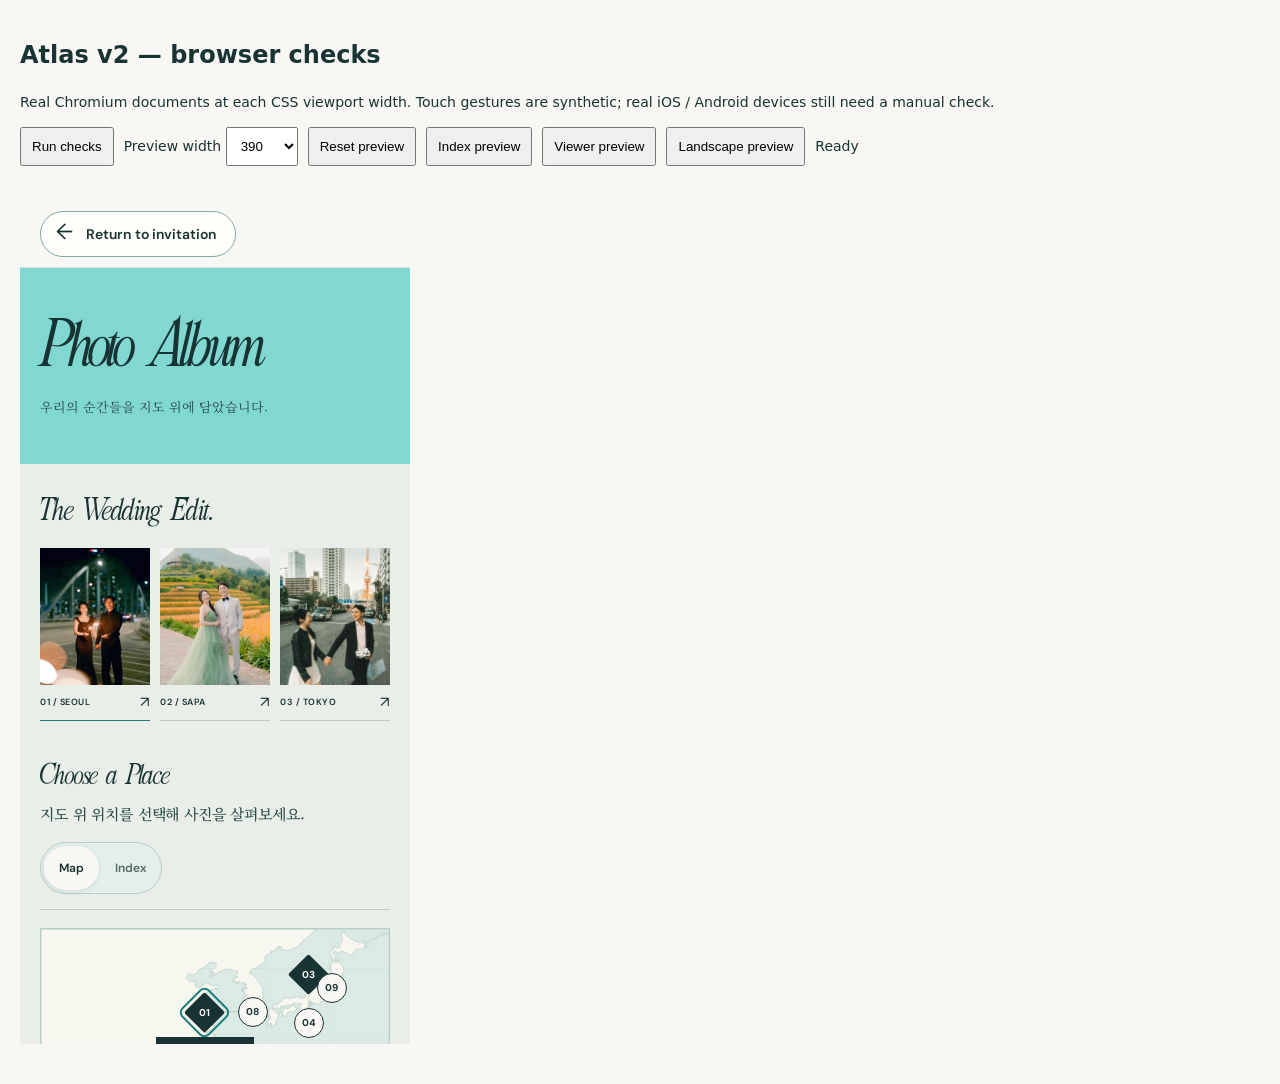
<file: tests/atlas-browser.html>
<!doctype html><html lang="ko"><meta charset="utf-8"><meta name="viewport" content="width=device-width,initial-scale=1"><title>Atlas v2 browser checks</title>
<style>
body{margin:0;padding:20px;background:#f8f7f3;color:#183333;font:14px/1.6 system-ui}h1{font-size:24px}button,select{padding:10px;margin-right:10px}iframe{display:block;border:0;margin:20px 0;background:#f8f7f3;width:390px;height:844px}pre{white-space:pre-wrap;max-height:150px;overflow:auto}body.capture{padding:0}body.capture>header,body.capture>pre{display:none}body.capture iframe{margin:0}
</style><header><h1>Atlas v2 — browser checks</h1><p>Real Chromium documents at each CSS viewport width. Touch gestures are synthetic; real iOS / Android devices still need a manual check.</p><button id="run">Run checks</button><label>Preview width <select id="width"><option>360</option><option selected>390</option><option>430</option><option>861</option><option>1024</option><option>1440</option></select></label><button id="reset">Reset preview</button><button id="index">Index preview</button><button id="viewer">Viewer preview</button><button id="landscape">Landscape preview</button><span id="status">Ready</span></header><pre id="results" role="status"></pre><iframe id="preview" title="Atlas preview" src="../atlas.html"></iframe><script src="./atlas-browser.js"></script></html>
</file>
<file: style.css>
@import url('https://fonts.googleapis.com/css2?family=Bodoni+Moda:ital,opsz,wght@0,6..96,400;0,6..96,500;1,6..96,400&family=DM+Sans:wght@400;500;600;700&family=Noto+Serif+KR:wght@300;400;500&display=swap');
:root{--blue:#81d8d0;--blue-deep:#66c9c0;--pale:#dbefec;--paper:#f8f7f3;--cream:#f0eee7;--ink:#152b2d;--muted:#647070;--white:#fffdf8;--serif:'Bodoni Moda',Georgia,serif;--kr:'Noto Serif KR','Batang',serif;--sans:'DM Sans',Arial,sans-serif;--hair:rgba(21,43,45,.25)}
*{box-sizing:border-box}html{scroll-behavior:smooth;scroll-padding-top:90px}body{margin:0;color:var(--ink);background:var(--paper);font:14px/1.6 var(--sans);-webkit-font-smoothing:antialiased}body.atlas-page{background:#e9eee9}button,input{font:inherit}a{color:inherit;text-decoration:none}button{cursor:pointer}button:disabled{cursor:not-allowed;opacity:.55}button:focus-visible,a:focus-visible{outline:2px solid #278f89;outline-offset:4px}img{max-width:100%;display:block}.wrap{max-width:1370px;margin:auto;padding-left:clamp(22px,5.1vw,76px);padding-right:clamp(22px,5.1vw,76px)}.micro{font:600 10px/1.4 var(--sans);letter-spacing:.165em;text-transform:uppercase}.micro-muted{color:var(--muted)}.serif{font-family:var(--serif)}.kr{font-family:var(--kr)}.link-line{display:inline-flex;align-items:center;justify-content:space-between;gap:60px;border-bottom:1px solid currentColor;padding:16px 0 12px;font:600 11px var(--sans);letter-spacing:.14em;text-transform:uppercase;transition:gap .25s,color .25s}.link-line:hover{gap:80px;color:#167b76}.arrow-circle{width:49px;height:49px;border:1px solid currentColor;border-radius:50%;display:inline-grid;place-items:center;font:24px/1 var(--sans);font-weight:400;flex-shrink:0}.site-header{height:74px;background:rgba(248,247,243,.97);border-bottom:1px solid var(--hair);position:sticky;top:0;z-index:20;backdrop-filter:blur(14px)}.header-grid{height:100%;display:flex;align-items:center;justify-content:space-between}.mark{font:500 25px/.8 var(--serif);letter-spacing:-.07em;white-space:nowrap}.mark em{font-weight:400;color:#218e87}.header-center{font:600 9px var(--sans);letter-spacing:.2em}.header-nav{display:flex;align-items:center;gap:34px}.header-nav a{font:600 10px var(--sans);letter-spacing:.11em;white-space:nowrap;transition:opacity .2s}.header-nav a:hover{opacity:.55}.header-nav .little-dot{display:inline-block;width:7px;height:7px;background:var(--blue);border:1px solid var(--ink);border-radius:50%;vertical-align:2px;margin-right:8px}.vertical-label{writing-mode:vertical-rl;text-orientation:mixed;font:600 9px var(--sans);letter-spacing:.2em}
/* Landing */
.hero{padding-top:65px;padding-bottom:91px;position:relative;overflow:hidden}.hero::before{content:'';position:absolute;width:31%;height:420px;background:#eaf2ee;right:0;top:0}.hero-grid{display:grid;grid-template-columns:48% 52%;align-items:center;min-height:700px;position:relative}.hero-copy{position:relative;z-index:2;padding-bottom:32px}.hero-intro{display:flex;align-items:center;gap:13px;margin-bottom:96px}.hero-intro::before{content:'';height:6px;width:30px;background:var(--blue)}.hero h1{font:400 clamp(83px,9vw,155px)/.94 var(--serif);letter-spacing:-.085em;margin:0 0 46px -8px}.hero h1 i{font-weight:400;display:block;margin-left:16%;letter-spacing:-.085em}.hero-foot{display:grid;grid-template-columns:110px 1fr;gap:25px;border-top:1px solid var(--hair);padding-top:19px;max-width:480px}.hero-foot .caption-kr{font:300 13px/1.95 var(--kr)}.hero-media{height:min(65vw,760px);min-height:660px;position:relative;display:flex;justify-content:flex-end;padding-left:34px}.hero-photo-frame{position:relative;height:100%;width:82%;background:#172527;overflow:hidden}.hero-photo-frame>img{height:100%;width:100%;object-fit:cover;object-position:50% 51%}.hero-photo-frame::after{content:'';position:absolute;inset:0;background:linear-gradient(to top,rgba(0,0,0,.22),transparent 35%);pointer-events:none}.hero-photo-caption{position:absolute;left:11%;bottom:28px;background:var(--white);padding:14px 24px 12px;z-index:2;font-size:9px;letter-spacing:.12em}.hero-plate{position:absolute;width:112px;height:112px;background:var(--blue);z-index:1;left:-15px;top:75px;display:flex;align-items:end;padding:14px}.hero-plate span{font:42px/.8 var(--serif);letter-spacing:-.06em}.hero-side{position:absolute;right:-29px;top:35%;color:#415f5e}.hero-rule{height:1px;background:var(--hair)}
.statement{background:var(--blue);min-height:130px;display:flex;align-items:center}.statement-grid{display:flex;align-items:center;justify-content:space-between;gap:40px;padding-top:27px;padding-bottom:27px}.statement h2{font:400 clamp(24px,3.1vw,44px)/1.12 var(--serif);letter-spacing:-.035em;margin:0}.statement h2 i{font-weight:400}.statement .seal{display:flex;align-items:center;gap:16px}.statement .seal-symbol{display:grid;place-items:center;width:57px;height:57px;border-radius:50%;border:1px solid var(--ink);font:400 24px var(--serif)}
.section-head{display:flex;justify-content:space-between;gap:18px;border-top:1px solid var(--hair);padding-top:17px}.note-section{padding-top:133px;padding-bottom:165px}.note-grid{display:grid;grid-template-columns:23% 1fr;gap:45px}.note-content{max-width:780px}.note-content .quote{font:400 clamp(57px,7vw,115px)/1.05 var(--serif);letter-spacing:-.065em;margin:65px 0 58px}.note-content .quote i{font-weight:400}.note-copy{display:flex;gap:44px;align-items:start;max-width:590px;margin-left:auto}.note-copy .fine-line{height:1px;background:var(--ink);flex:1;margin-top:13px;min-width:50px}.note-copy p{font:300 19px/2.1 var(--kr);letter-spacing:-.065em;margin:0;flex:2}.note-copy strong{font-weight:500}.note-foot{display:flex;justify-content:end;margin-top:54px;color:var(--muted)}
.portraits{background:var(--cream);padding:75px 0 145px;overflow:hidden}.portraits-heading{display:flex;justify-content:space-between;align-items:end;gap:25px;padding-top:65px}.portraits-heading h2{font:400 clamp(62px,8vw,120px)/.95 var(--serif);letter-spacing:-.07em;margin:0}.portraits-heading p{font:300 14px/1.9 var(--kr);margin:0 0 15px}.photos-composition{display:grid;grid-template-columns:53% 32%;justify-content:space-between;align-items:start;gap:6%;margin-top:75px}.portrait-main{margin:0}.portrait-main img{width:100%;height:700px;object-fit:cover;object-position:50% 55%;background:#172224}.portrait-small{margin:125px 0 0}.portrait-small img{width:100%;height:460px;object-fit:cover;object-position:48% 50%;background:#172224}.figure-caption{display:flex;justify-content:space-between;gap:12px;align-items:center;margin-top:13px;font:600 9px var(--sans);letter-spacing:.13em}.figure-caption span:last-child{color:var(--muted)}.photo-end{border-top:1px solid var(--hair);margin-top:80px;padding-top:17px;display:flex;justify-content:space-between;color:var(--muted)}
.atlas-teaser{background:var(--ink);color:var(--paper);position:relative;padding:91px 0 120px;overflow:hidden}.atlas-teaser::before{content:'03';position:absolute;right:-40px;bottom:-150px;color:rgba(129,216,208,.085);font:500 500px/.7 var(--serif);letter-spacing:-.1em;pointer-events:none}.atlas-teaser .section-head{border-color:#ffffff5c}.atlas-teaser-top{display:grid;grid-template-columns:52% 1fr;gap:40px;padding-top:70px}.atlas-teaser h2{font:400 clamp(74px,9.2vw,139px)/.91 var(--serif);letter-spacing:-.08em;margin:0}.atlas-teaser h2 i{display:block;padding-left:13%;font-weight:400}.atlas-teaser-intro{align-self:end;max-width:260px;justify-self:end;font:300 14px/2 var(--kr);color:#e0e8e3;padding-bottom:9px}.atlas-teaser-image{display:grid;grid-template-columns:53% 38%;gap:6%;align-items:end;margin:80px 0 54px}.atlas-teaser-image .image-window{height:500px;position:relative;overflow:hidden}.atlas-teaser-image .image-window img{height:100%;width:100%;object-fit:cover;object-position:50% 55%;filter:saturate(.88)}.atlas-teaser-image .image-window::after{content:'TOKYO / 003';position:absolute;left:18px;bottom:15px;background:var(--paper);padding:8px 11px;color:var(--ink);font:600 9px var(--sans);letter-spacing:.16em}.atlas-teaser-image .mini-archive{background:var(--blue);height:330px;color:var(--ink);display:flex;flex-direction:column;justify-content:space-between;padding:25px 24px}.mini-archive .geo-circle{height:170px;width:170px;border-radius:50%;border:1px solid #24565b;position:relative;align-self:center;margin-top:18px;background:repeating-linear-gradient(0deg,transparent 0 33px,#275b6033 34px 35px),repeating-linear-gradient(90deg,transparent 0 33px,#275b6033 34px 35px)}.mini-archive .geo-circle::after{content:'';position:absolute;inset:23px;border:1px dashed #275b6055;border-radius:50%}.mini-archive .geo-circle b{position:absolute;font:400 32px var(--serif);top:63px;left:62px}.atlas-link{border-top:1px solid #d5eeeb9c;display:flex;justify-content:space-between;align-items:center;padding-top:25px;gap:30px}.atlas-link .left-title{font:400 38px var(--serif);letter-spacing:-.04em}.atlas-link a{display:flex;align-items:center;gap:20px;font:600 11px var(--sans);letter-spacing:.14em}
.day-section{padding-top:145px;padding-bottom:170px}.day-grid{display:grid;grid-template-columns:49% 1fr;gap:75px;margin-top:75px}.day-section h2{font:400 clamp(85px,12vw,172px)/.81 var(--serif);letter-spacing:-.095em;margin:18px 0}.day-section h2 i{display:block;margin-left:25%;font-weight:400}.day-right{padding-top:55px}.day-right>p{font:300 14px/2.05 var(--kr);margin:0 0 82px}.detail{display:grid;grid-template-columns:125px 1fr;border-top:1px solid var(--hair);padding:20px 0 30px;gap:20px;min-height:120px}.detail:last-of-type{border-bottom:1px solid var(--hair)}.detail-title{font:400 clamp(26px,3vw,40px)/1.2 var(--serif);letter-spacing:-.03em}.detail-sub{margin-top:6px;font:300 12px/1.8 var(--kr);color:var(--muted)}.placeholder-tag{display:inline-block;background:var(--pale);padding:7px 10px;margin-top:33px;font:600 9px var(--sans);letter-spacing:.13em}
.reply{background:var(--blue);padding-top:85px;padding-bottom:100px}.reply .section-head{border-color:#28585a80}.reply-grid{display:grid;grid-template-columns:1fr 35%;gap:40px;align-items:end;margin-top:58px}.reply h2{font:400 clamp(67px,9vw,126px)/.92 var(--serif);letter-spacing:-.07em;margin:0}.reply h2 i{font-weight:400}.reply-right{font:300 14px/2 var(--kr);padding-bottom:12px}.reply-right a{margin-top:30px;width:100%;font:600 11px var(--sans);letter-spacing:.15em}.site-footer{background:var(--ink);color:#eef4ec;padding-top:78px;padding-bottom:35px}.footer-title{font:400 clamp(80px,17vw,250px)/.9 var(--serif);letter-spacing:-.095em;margin:50px 0 90px}.footer-title i{color:var(--blue);font-weight:400}.footer-bottom{display:flex;justify-content:space-between;border-top:1px solid #f9fbf866;padding-top:18px}
/* Atlas separate page */
.atlas-hero{background:var(--blue);padding:84px 0 92px;overflow:hidden}.atlas-hero .section-head{border-color:#204b4d85}.atlas-hero-content{display:grid;grid-template-columns:1fr 280px;gap:40px;align-items:end;margin-top:75px}.atlas-hero h1{font:400 clamp(94px,13vw,197px)/.84 var(--serif);letter-spacing:-.092em;margin:0 0 10px -9px}.atlas-hero h1 i{display:block;font-weight:400;margin-left:12%}.atlas-hero .sub{font:300 15px/2 var(--kr);margin:0 0 8px}.atlas-hero .index-no{font:400 44px var(--serif);margin-top:40px;letter-spacing:-.04em}.atlas-hero .index-no span{font:600 9px var(--sans);letter-spacing:.14em;vertical-align:middle;margin-left:8px}.atlas-workspace{padding-top:85px;padding-bottom:120px}.atlas-toolbar{display:flex;justify-content:space-between;align-items:end;gap:25px;border-bottom:1px solid var(--hair);padding-bottom:20px}.atlas-toolbar h2{font:400 43px var(--serif);letter-spacing:-.055em;margin:0}.view-tabs{display:flex;gap:30px}.view-tabs button{border:0;border-bottom:2px solid transparent;background:transparent;color:var(--muted);padding:13px 0 10px;font:600 10px var(--sans);letter-spacing:.17em}.view-tabs button.active{border-bottom-color:var(--ink);color:var(--ink)}.atlas-main-grid{display:grid;grid-template-columns:minmax(0,1.15fr) minmax(345px,.85fr);gap:50px;margin-top:35px;align-items:start}.map-view,.index-view{min-width:0}.hidden{display:none!important}.map-holder{background:#e5eeea;position:relative;width:100%;aspect-ratio:1.11;overflow:hidden;border:1px solid #b5c8c1}.map-holder svg{width:100%;height:100%;display:block}.map-dots{position:absolute;inset:0}.map-pin{position:absolute;transform:translate(-50%,-50%);width:17px;height:17px;border:1px solid var(--ink);border-radius:50%;background:var(--paper);padding:0;box-shadow:0 0 0 5px #f8f7f360;transition:background .2s,box-shadow .2s}.map-pin.featured{background:var(--blue)}.map-pin.is-selected{background:var(--ink);border:3px solid var(--blue);width:24px;height:24px;box-shadow:0 0 0 7px #74cfc550;z-index:5}.map-pin:hover{box-shadow:0 0 0 10px #74cfc54d;z-index:3}.map-pin .tooltip{position:absolute;bottom:26px;left:50%;transform:translateX(-50%);background:var(--ink);color:#fff;white-space:nowrap;padding:5px 8px;font:600 9px var(--sans);letter-spacing:.07em;opacity:0;pointer-events:none}.map-pin:hover .tooltip,.map-pin:focus-visible .tooltip{opacity:1}.map-legend{display:flex;align-items:center;justify-content:space-between;gap:16px;margin-top:15px;color:var(--muted)}.map-legend span{display:flex;align-items:center;gap:7px}.legend-dot{display:inline-block;width:9px;height:9px;border-radius:50%;border:1px solid var(--ink);background:var(--blue)}.map-caption{font:300 12px/1.9 var(--kr);margin-top:35px;color:var(--muted);max-width:350px}.index-view{height:100%;min-height:510px;max-height:670px;overflow:auto;border-top:1px solid var(--hair)}.index-btn{width:100%;display:grid;grid-template-columns:38px 1fr 22px;gap:12px;align-items:center;text-align:left;padding:18px 7px 18px 0;border:0;border-bottom:1px solid var(--hair);background:transparent;color:var(--ink)}.index-btn .num{font:600 9px var(--sans);letter-spacing:.1em;color:var(--muted)}.index-btn .place-name{font:400 28px/1.1 var(--serif);letter-spacing:-.03em}.index-btn .place-country{display:block;font:600 8px var(--sans);letter-spacing:.12em;color:var(--muted);margin-top:6px}.index-btn.selected{background:#dcece8;padding-left:9px}.index-btn:hover .place-name{font-style:italic}.memory-card{border-top:2px solid var(--ink);padding-top:20px;min-width:0}.memory-meta{display:flex;align-items:center;justify-content:space-between;gap:16px}.memory-card h3{font:400 clamp(51px,5.6vw,83px)/1 var(--serif);letter-spacing:-.064em;margin:31px 0 22px}.memory-card h3 i{font-weight:400}.memory-photo{position:relative;background:#ceddd8;height:470px;overflow:hidden;display:flex;flex-direction:column;justify-content:center;align-items:center}.memory-photo img{height:100%;width:100%;object-fit:cover;object-position:center 53%;cursor:zoom-in}.memory-photo .no-image{padding:30px;text-align:center;display:grid;place-items:center;width:100%;height:100%;background:linear-gradient(135deg,#d5e9e4,#e9eeea 55%,#c1dbd5)}.no-image .outline{height:160px;width:160px;border:1px solid #627f7b8f;border-radius:50%;display:grid;place-items:center;font:400 40px var(--serif);color:#4b706b}.no-image p{font:600 9px var(--sans);letter-spacing:.17em;color:#587a76;margin-top:25px}.memory-after{display:flex;justify-content:space-between;gap:20px;align-items:center;border-bottom:1px solid var(--hair);padding:18px 0}.memory-after .memory-count{font:600 10px var(--sans);letter-spacing:.12em}.image-controls{display:flex;gap:8px}.image-controls button{width:37px;height:37px;display:grid;place-items:center;background:none;border:1px solid var(--hair);border-radius:50%;font-size:20px}.image-controls button:hover:not(:disabled){background:var(--blue)}.memory-story{font:300 13px/2 var(--kr);margin:24px 0 0;color:#394f4e}.atlas-endnote{margin-top:130px;display:grid;grid-template-columns:1fr 35%;gap:40px;border-top:1px solid var(--hair);padding-top:32px}.atlas-endnote p{font:400 clamp(32px,4vw,60px)/1.2 var(--serif);letter-spacing:-.045em;margin:0}.atlas-endnote .micro{margin-top:16px}.lightbox{position:fixed;inset:0;background:#0c191beb;z-index:60;display:none;align-items:center;justify-content:center;padding:55px 25px}.lightbox.active{display:flex}.lightbox img{max-width:100%;max-height:100%;object-fit:contain}.lightbox button{position:absolute;right:25px;top:15px;border:0;background:transparent;color:#fff;font:300 34px var(--sans)}
@media(min-width:1500px){.hero-grid{min-height:780px}}@media(max-width:980px){.header-center{display:none}.hero{padding-top:40px}.hero-grid{grid-template-columns:47% 53%;min-height:auto}.hero-media{min-height:520px;height:670px}.hero h1{font-size:clamp(70px,9vw,100px)}.hero-intro{margin-bottom:65px}.note-grid{grid-template-columns:17% 1fr}.portrait-main img{height:610px}.portrait-small img{height:380px}.atlas-main-grid{grid-template-columns:1fr 1fr;gap:25px}.memory-photo{height:410px}.atlas-teaser-image .image-window{height:425px}}
@media(max-width:700px){.wrap{padding-left:24px;padding-right:24px}.site-header{height:64px}.mark{font-size:25px}.header-nav{gap:17px}.header-nav a{font-size:9px}.hero{padding:39px 0 76px}.hero::before{height:380px;width:24%}.hero-grid{display:flex;flex-direction:column;align-items:stretch;gap:31px}.hero-copy{padding-bottom:0}.hero-intro{margin:9px 0 40px}.hero h1{font-size:clamp(78px,17vw,118px);margin:0 0 39px -4px}.hero h1 i{margin-left:10%}.hero-foot{grid-template-columns:95px 1fr;gap:12px;padding-top:15px}.hero-foot .caption-kr{font-size:12px;line-height:1.9}.hero-media{height:auto;min-height:unset;aspect-ratio:.77;padding-left:0;justify-content:flex-end}.hero-photo-frame{width:91%}.hero-plate{width:74px;height:74px;top:23px;left:0;padding:11px}.hero-plate span{font-size:31px}.hero-side{right:-7px;top:37%;font-size:8px;color:#fff}.hero-photo-caption{left:0;bottom:22px;padding:9px 10px;font-size:8px}.statement-grid{gap:20px}.statement h2{font-size:26px}.statement .seal{display:none}.note-section{padding-top:86px;padding-bottom:114px}.note-grid{display:block}.note-grid>.section-head{border-top:0;padding-top:0}.note-content .quote{font-size:clamp(55px,12vw,91px);margin:53px 0 58px}.note-copy{gap:19px}.note-copy p{font-size:16px;line-height:2}.note-copy .fine-line{min-width:25px}.portraits{padding:43px 0 96px}.portraits-heading{padding-top:52px;display:block}.portraits-heading h2{font-size:clamp(75px,15vw,105px)}.portraits-heading p{margin:19px 0 0 20%;font-size:12px}.photos-composition{grid-template-columns:72% 50%;justify-content:start;gap:0;margin-top:48px;align-items:start}.portrait-main img{height:440px}.portrait-small{margin:160px 0 0 -28%;width:100%}.portrait-small img{height:285px;border:7px solid var(--cream)}.figure-caption{font-size:8px;line-height:1.6}.portrait-small .figure-caption{padding-left:8px}.photo-end{margin-top:68px}.atlas-teaser{padding:60px 0 75px}.atlas-teaser::before{font-size:350px;right:-25px;bottom:-90px}.atlas-teaser-top{display:block;padding-top:63px}.atlas-teaser h2{font-size:clamp(68px,13vw,104px)}.atlas-teaser-intro{font-size:12px;max-width:230px;margin:27px 0 0 auto}.atlas-teaser-image{grid-template-columns:67% 1fr;gap:13px;margin:51px 0 41px;align-items:end}.atlas-teaser-image .image-window{height:370px}.atlas-teaser-image .mini-archive{height:215px;padding:12px 9px}.mini-archive .geo-circle{width:95px;height:95px;margin-top:12px;background-size:auto}.mini-archive .geo-circle b{font-size:20px;top:36px;left:32px}.atlas-teaser-image .image-window::after{font-size:8px;left:10px;bottom:10px}.mini-archive .micro{font-size:8px;letter-spacing:.05em}.atlas-link .left-title{font-size:26px}.atlas-link a{gap:10px;font-size:9px}.arrow-circle{width:42px;height:42px;font-size:21px}.day-section{padding-top:91px;padding-bottom:105px}.day-grid{display:block;margin-top:50px}.day-section h2{font-size:clamp(92px,22vw,147px)}.day-right{padding-top:65px}.day-right>p{margin-bottom:52px;font-size:13px}.detail{grid-template-columns:95px 1fr;gap:13px;min-height:100px}.detail-title{font-size:29px}.placeholder-tag{margin-top:20px}.reply{padding-top:58px;padding-bottom:80px}.reply-grid{display:block;margin-top:65px}.reply h2{font-size:clamp(70px,14vw,110px)}.reply-right{max-width:340px;margin:55px 0 0 auto;font-size:12px}.site-footer{padding-top:62px}.footer-title{font-size:clamp(88px,20vw,155px);margin:73px 0 105px}.footer-bottom{font-size:8px;gap:20px}.atlas-hero{padding:65px 0 67px}.atlas-hero-content{display:block;margin-top:58px}.atlas-hero h1{font-size:clamp(94px,22vw,150px)}.atlas-hero .sub{margin:36px 0 0 25%;font-size:13px}.atlas-hero .index-no{font-size:33px;margin-top:32px;text-align:right}.atlas-workspace{padding-top:50px;padding-bottom:95px}.atlas-toolbar h2{font-size:31px}.view-tabs{gap:17px}.view-tabs button{font-size:9px}.atlas-main-grid{grid-template-columns:1fr;gap:64px;margin-top:22px}.map-holder{aspect-ratio:.92}.map-pin{width:14px;height:14px}.map-pin.is-selected{width:20px;height:20px}.map-caption{margin-top:24px}.memory-card{padding-top:15px}.memory-card h3{font-size:67px;margin:27px 0 18px}.memory-photo{height:490px}.atlas-endnote{margin-top:90px;display:block}.atlas-endnote p{font-size:40px}.atlas-endnote .micro{margin-top:25px}.index-view{max-height:470px;min-height:0}}
@media(max-width:390px){.hero h1{font-size:75px}.header-nav{gap:12px}.header-nav a{font-size:8px}.atlas-teaser h2{font-size:64px}.atlas-teaser-image .image-window{height:315px}.atlas-teaser-image .mini-archive{height:175px}.atlas-link .left-title{font-size:23px}.atlas-link a{font-size:8px}.note-content .quote{font-size:51px}.memory-photo{height:410px}.atlas-hero h1{font-size:90px}}
@media(prefers-reduced-motion:reduce){html{scroll-behavior:auto}*,*::before,*::after{transition:none!important;animation:none!important}}

#home-stage[hidden],#atlas-stage[hidden]{display:none!important}


html,body{width:100%;} @supports (overflow:clip) {html,body{overflow-x:clip}}
.wrap{max-width:none}
.site-header{position:relative}
.mark{font-size:clamp(17px,4.9vw,22px);letter-spacing:-.052em}
.header-grid{gap:8px}
.header-nav{flex-shrink:0}
.hero h1{font-weight:500;letter-spacing:-.072em}
.hero h1 i{font-weight:400;letter-spacing:-.075em}
@media(max-width:700px){
 .hero h1{font-size:clamp(70px,19vw,87px);line-height:.98;margin-bottom:39px}
 .hero h1 i{margin-left:9%;font-size:.88em;white-space:nowrap}
 .hero-intro{margin-bottom:40px}
 .header-nav a{font-size:8px}
 .header-nav{gap:12px}
}
@media(max-width:390px){.hero h1{font-size:clamp(65px,18.5vw,74px)}.mark{font-size:17px}}
/* When opening animation ends, remove overlay to reveal identical ivory background. */
.paper-intro{position:fixed;inset:0;background:#f8f7f3;z-index:99;display:none}
body.preview-paper .paper-intro{display:block}
.preview-control{position:fixed;bottom:15px;right:15px;z-index:100;border-radius:99px;background:#152b2d;color:#fff;padding:9px 14px;border:1px solid #748781;font:11px 'DM Sans',sans-serif}

/* Opening / fixed camera, full bleed mobile-only composition. v0.6 = v0.5 * 1.3 timing; choreography unchanged. */
html { background:#f8f7f3; }
/* Keep the document as the native page scroll container on mobile browsers. */
/* The full-screen overlay absorbs touch while animating; no document scroll lock. */
.unbox-overlay { position:fixed; inset:0; z-index:9999; background:#f8f7f3;
  overflow:hidden; isolation:isolate; opacity:1; transition:opacity 624ms cubic-bezier(.36,0,.22,1); } /* 1.875× intro: 1170ms / 1.875 */
.unbox-overlay.is-gone { opacity:0; pointer-events:none; }
.unbox-frame { position:absolute; inset:0; display:block; width:100%; height:100%;
  object-fit:cover; object-position:center center; opacity:0; will-change:opacity;
  transition:opacity 569ms cubic-bezier(.45,0,.18,1); }
.unbox-frame.active { opacity:1; }
/* Start the ivory wash while 02 -> 03 is still dissolving: no isolated jump. */
.unbox-gradient {position:absolute; inset:0; z-index:1; pointer-events:none;
 background:linear-gradient(135deg,
 rgba(248,247,243,.00) 0%,
 rgba(248,247,243,.18) 24%,
 rgba(248,247,243,.58) 52%,
 rgba(248,247,243,.97) 87%,
 #f8f7f3 100%);
 opacity:0; transition:opacity 749ms cubic-bezier(.24,.42,.24,1);}
.unbox-gradient.active {opacity:1;}
.unbox-ivory {z-index:2; position:absolute; inset:0; background:#f8f7f3; opacity:0;
 transition:opacity 645ms cubic-bezier(.35,0,.2,1); pointer-events:none;}
.unbox-ivory.active {opacity:1;}
.unbox-skip {position:absolute;bottom:calc(20px + env(safe-area-inset-bottom));right:20px;
  border:1px solid rgba(255,255,255,.6);background:rgba(15,41,42,.35);color:#fff;
  padding:9px 13px;border-radius:25px;font:500 10px/1.5 'DM Sans',sans-serif;
  letter-spacing:.12em;backdrop-filter:blur(6px);z-index:2;}
.unbox-overlay.ivory-mode .unbox-skip {color:#152b2d;border-color:rgba(21,43,45,.25);background:rgba(248,247,243,.75);}
.replay-intro {position:fixed; bottom:calc(16px + env(safe-area-inset-bottom));right:14px;
  z-index:22;border:1px solid rgba(21,43,45,.25);color:#152b2d;background:rgba(248,247,243,.94);
  padding:7px 11px;font:500 10px 'DM Sans',sans-serif;letter-spacing:.07em;border-radius:20px;
  box-shadow:0 2px 10px rgba(0,0,0,.05);}
@media(prefers-reduced-motion:reduce){.unbox-frame,.unbox-gradient,.unbox-ivory,.unbox-overlay{transition:none!important}}

/* V3 editorial adjustments */
html{scroll-behavior:smooth}body{ /* no document-level overflow lock */ }
.hero-foot{align-items:start}.hero-foot .caption-kr{font-size:clamp(15px,1.45vw,19px);line-height:1.85}
.statement h2{font-size:clamp(25px,3.7vw,52px)}.statement-grid{min-height:154px}
.note-copy p{font-size:clamp(17px,2vw,23px);line-height:1.9}.note-foot{justify-content:flex-end;text-align:right}
.day-right{padding-top:26px}.day-date{font:400 clamp(30px,4vw,49px)/1.15 var(--serif);letter-spacing:-.045em}.day-date-sub{font:300 14px/1.9 var(--kr);margin-top:10px}
.unbox-signature{position:absolute;z-index:3;top:13%;left:50%;transform:translateX(-50%);width:90%;text-align:center;display:flex;flex-direction:column;align-items:center;gap:6px;color:#152b2d;opacity:0;transition:opacity 374ms ease;pointer-events:none;text-shadow:0 1px 16px rgba(248,247,243,.5)}
.unbox-signature.active{opacity:1}.unbox-signature strong{font:500 clamp(19px,5vw,28px)/1.15 var(--serif);letter-spacing:-.04em}.unbox-signature em{font:italic 400 clamp(19px,5vw,27px)/1.2 var(--serif)}.unbox-signature small{font:500 10px/1.5 var(--sans);letter-spacing:.11em;text-transform:uppercase}
/* Overlaid signature during ivory transition, not printed on the gift photo */
body:not(.opening) .unbox-signature{display:none}
@media(max-width:700px){.statement-grid{min-height:126px}.statement h2{font-size:clamp(23px,6.3vw,30px)}.note-content .quote{font-size:clamp(48px,11vw,78px)}.day-date{font-size:38px}.day-right{padding-top:45px}.hero-foot .caption-kr{font-size:16px}}
@media(max-width:390px){.statement h2{font-size:22px}.note-content .quote{font-size:46px}}


/* V4 — smoother editorial palette / clear venue information */
.day-section{padding-bottom:clamp(92px,10vw,150px)}
.day-right{min-width:0}
.day-section .detail{grid-template-columns:105px minmax(0,1fr);min-height:0;padding:24px 0 28px}
.day-section .detail-title.detail-korean{font:400 clamp(21px,2.6vw,34px)/1.45 var(--kr);letter-spacing:-.06em;word-break:keep-all}
.day-section .detail-time{color:var(--ink);font-size:16px;font-weight:500;margin-top:10px}
.venue-map{margin-top:50px;border-top:1px solid var(--hair);padding-top:16px}
.venue-map-heading{display:flex;justify-content:space-between;align-items:center;gap:16px;margin-bottom:20px}
.venue-map-open{border-bottom:1px solid currentColor;padding-bottom:4px;white-space:nowrap}
.venue-map>a{display:block;background:#f0f0f0;overflow:hidden}
.venue-map img{display:block;width:100%;height:auto;max-width:100%;object-fit:contain}
.access-summary{display:grid;grid-template-columns:1fr 1fr;gap:20px;padding:25px 0;border-bottom:1px solid var(--hair)}
.access-summary p{font:300 12px/1.95 var(--kr);margin:9px 0 0;word-break:keep-all}
.map-credit{font:400 10px/1.6 var(--sans);color:var(--muted);margin:14px 0 0}
/* Light atlas teaser bridges long ivory information pages and Tiffany-blue farewell. */
.atlas-teaser{background:#e1efeb;color:var(--ink)}
.atlas-teaser::before{color:rgba(47,115,110,.06)}
.atlas-teaser .section-head{border-color:var(--hair)}
.atlas-teaser-intro{color:#436765}
.atlas-link{border-color:rgba(21,43,45,.35)}
.atlas-link a:hover{color:#167b76}
.atlas-teaser-image .image-window{box-shadow:0 16px 48px rgba(21,43,45,.09)}
@media(max-width:700px){
 .day-section .detail{grid-template-columns:80px minmax(0,1fr);gap:12px}
 .day-section .detail-title.detail-korean{font-size:clamp(19px,5.1vw,24px)}
 .venue-map{margin-top:35px}
 .access-summary{display:block;padding:20px 0}
 .access-summary>div+div{margin-top:24px}
 .access-summary p{font-size:12px}
 .venue-map-heading .micro{font-size:9px}
}

/* Map spans the entire page rather than squeezing into the right information column. */
.day-section>.venue-map{max-width:960px;margin:82px auto 0}
@media(max-width:700px){.day-section>.venue-map{margin-top:55px}}

/* ===========================================================================
   V5 — Six editorial chapters.  The original Atlas page CSS is kept intact.
   All selectors here affect only the invitation page unless explicitly noted.
   =========================================================================== */
:root {
  --paper:#f8f7f3;
  --cream:#f2efe9;
  --ink:#152b2d;
  --blue:#81d8d0;
  --muted:#61716f;
}
.invitation-page { background:var(--paper); }
.invitation-page .section-head { font-size:clamp(10px,1.2vw,12px); letter-spacing:.13em; }
.invitation-page .section-head span:last-child { text-align:right; }
.invitation-page .micro { letter-spacing:.13em; }

/* 00 / Larger, more legible cover typography with intentional vertical spacing. */
.unbox-signature { top:clamp(68px,12vh,150px); gap:0; width:95%; text-shadow:0 2px 20px rgba(248,247,243,.66); }
.unbox-signature strong { font:500 clamp(29px,7.5vw,42px)/1.12 var(--serif); letter-spacing:-.046em; white-space:nowrap; }
.unbox-signature em { margin-top:clamp(25px,4.5vh,41px); font:italic 400 clamp(29px,7.5vw,41px)/1.16 var(--serif); letter-spacing:-.035em; }
.unbox-signature small { margin-top:12px; font:600 clamp(14px,3.8vw,16px)/1.4 var(--sans); letter-spacing:.12em; }

/* 01 / No navigation: the couple's names become the opening masthead. */
.invitation-page .hero { padding-top:0; padding-bottom:clamp(82px,9vw,132px); overflow:visible; }
.invitation-page .hero::before { top:150px; right:0; width:24%; height:500px; background:#edf3f0; }
.hero-masthead { display:flex; align-items:center; justify-content:space-between; gap:28px; padding:30px 0 27px; position:relative; z-index:3; }
.hero-nameplate { font:500 clamp(35px,4.2vw,64px)/1.05 var(--serif); letter-spacing:-.064em; white-space:nowrap; }
.hero-nameplate i { font-weight:400; color:#398d86; }
.hero-masthead-side { text-align:right; line-height:1.7!important; color:var(--muted); }
.hero-chapter { position:relative; z-index:2; }
.invitation-page .hero-grid { grid-template-columns:47% 53%; min-height:690px; }
.invitation-page .hero-copy { padding-top:36px; }
.invitation-page .hero-intro { margin-bottom:66px; }
.invitation-page .hero h1 { font-weight:400; font-size:clamp(81px,9.3vw,152px); margin-bottom:53px; }
.invitation-page .hero h1 i { font-weight:400; margin-left:13%; }
.invitation-page .hero-foot { max-width:460px; }
.invitation-page .hero-foot .caption-kr { font-size:clamp(16px,1.5vw,21px); }
.invitation-page .hero-media { min-height:560px; height:min(62vw,735px); }
.invitation-page .hero-plate { background:var(--blue); }
.invitation-page .hero-photo-frame { width:84%; }
.invitation-page .hero-photo-caption { color:var(--ink); }
.invitation-page .statement { background:var(--blue); }
.invitation-page .statement-overline { margin-bottom:12px; }
.invitation-page .statement-grid { min-height:158px; }

/* 02 / Quote and portrait: a compact editorial spread, not another gallery. */
.invitation-page .note-section { padding-top:clamp(92px,11vw,150px); padding-bottom:clamp(100px,12vw,170px); }
.note-editorial { display:grid; grid-template-columns:minmax(0,1.1fr) minmax(0,.76fr); gap:clamp(50px,7vw,130px); align-items:center; margin-top:clamp(60px,8vw,115px); }
.note-words { min-width:0; }
.note-kicker { color:#4a7973; }
.invitation-page .note-words .quote { font:400 clamp(55px,7.6vw,112px)/1.06 var(--serif); letter-spacing:-.075em; margin:38px 0 51px; }
.invitation-page .note-words .quote i { font-weight:400; }
.note-translation { font:300 clamp(16px,1.6vw,22px)/2 var(--kr); letter-spacing:-.07em; border-left:2px solid #6dbdb6; padding-left:23px; margin:0; word-break:keep-all; }
.invitation-page .note-foot { color:var(--muted); display:block; text-align:left; margin:48px 0 0; font-size:10px; line-height:1.9; }
.note-portrait { margin:0; align-self:center; transform:translateY(24px); }
.note-portrait-frame { width:100%; aspect-ratio: .77; overflow:hidden; background:#d1ddd8; }
.note-portrait-frame img { width:100%; height:100%; object-fit:cover; object-position:50% 50%; }
.note-portrait figcaption { display:flex; justify-content:space-between; gap:12px; padding-top:15px; border-top:1px solid var(--hair); margin-top:14px; font-size:9px; }

/* 03 / Warm paper balances the pale note and dark Atlas. */
.invitation-page .day-section { background:var(--cream); padding-top:clamp(100px,11vw,155px); padding-bottom:clamp(98px,10vw,148px); }
.invitation-page .day-grid { margin-top:clamp(57px,7vw,90px); gap:clamp(40px,6vw,90px); }
.invitation-page .day-section h2 { font-size:clamp(90px,11vw,169px); }
.invitation-page .day-right { padding-top:45px; }
.invitation-page .detail-sub { color:#52625f; font-size:13px; }
.invitation-page .day-section .detail-title.detail-korean { font-weight:400; }
.invitation-page .day-section .detail-time { font-size:18px; }
.invitation-page .day-section>.venue-map { max-width:1020px; margin:96px auto 0; }
.invitation-page .venue-map { padding-top:17px; }
.invitation-page .venue-map-heading { margin-bottom:18px; }
.venue-map-crop { overflow:hidden; width:100%; aspect-ratio:716 / 471; position:relative; background:#e4e4e4; }
.venue-map-crop img { width:100%; height:auto; max-width:none; display:block; }
.route-links { display:grid; grid-template-columns:1fr 1fr; gap:12px; margin-top:14px; }
.route-link { display:flex; align-items:center; justify-content:space-between; gap:12px; min-height:62px; padding:0 23px; font:500 clamp(13px,1.5vw,16px) var(--kr); border:1px solid #9bbab5; transition:background .2s,color .2s,border-color .2s; }
.route-link span:last-child { font:400 28px var(--serif); }
.route-kakao { background:var(--ink); border-color:var(--ink); color:#fff; }
.route-kakao:hover { background:#2b5554; }
.route-tmap { background:#f8f7f3; }
.route-tmap:hover { background:#d9ebe5; border-color:#387c76; }
.invitation-page .access-summary { border-top:1px solid var(--hair); margin-top:26px; gap:40px; padding:25px 0 0; border-bottom:0; }
.invitation-page .access-summary p { font-size:clamp(12px,1.15vw,14px); line-height:2.05; }

/* 04 / The whole photo + large Tiffany-blue ticket is a tap target. */
.invitation-page .atlas-teaser { background:#192f31; color:#f8f7f3; padding:clamp(90px,9vw,130px) 0 clamp(95px,9vw,130px); }
.invitation-page .atlas-teaser::before { content:'04'; font-size:420px; right:-48px; bottom:-140px; color:rgba(129,216,208,.044); }
.invitation-page .atlas-teaser .section-head { border-color:rgba(255,255,255,.35); }
.invitation-page .atlas-teaser-top { grid-template-columns:1fr 265px; padding-top:clamp(65px,8vw,110px); margin-bottom:clamp(58px,7vw,95px); }
.invitation-page .atlas-teaser h2 { font-size:clamp(76px,9vw,139px); }
.invitation-page .atlas-teaser-intro { color:#d5e7e2; font-size:clamp(14px,1.3vw,16px); }
.atlas-feature { position:relative; display:grid; grid-template-columns:minmax(0,1.15fr) minmax(0,.8fr); min-height:clamp(480px,46vw,655px); isolation:isolate; cursor:pointer; box-shadow:0 20px 55px rgba(0,0,0,.15); }
.atlas-feature-image { min-width:0; overflow:hidden; background:#304a49; }
.atlas-feature-image img { width:100%; height:100%; object-fit:cover; object-position:50% 50%; transition:transform .5s ease; }
.atlas-feature:hover .atlas-feature-image img { transform:scale(1.045); }
.atlas-feature-ticket { display:flex; flex-direction:column; justify-content:space-between; background:#87dcd3; color:#152b2d; padding:clamp(23px,3.3vw,48px); position:relative; }
.atlas-feature-ticket::before { content:''; position:absolute; inset:12px; border:1px solid rgba(21,43,45,.22); pointer-events:none; }
.ticket-edition { line-height:1.6!important; }
.ticket-middle { display:flex; align-items:center; gap:20px; margin-top:35px; }
.ticket-number { font:400 clamp(82px,10vw,154px)/.75 var(--serif); letter-spacing:-.085em; white-space:nowrap; }
.ticket-number .micro { display:block; font-size:10px; margin-top:19px; text-align:center; }
.ticket-rule { align-self:stretch; width:1px; background:rgba(21,43,45,.35); }
.ticket-action { display:flex; justify-content:space-between; align-items:end; gap:16px; margin-top:50px; }
.ticket-intro { display:block; margin-bottom:16px; font:300 clamp(12px,1.2vw,15px)/1.7 var(--kr); }
.ticket-action strong { display:block; font:400 clamp(44px,5vw,72px)/1.01 var(--serif); letter-spacing:-.063em; }
.ticket-sub { display:block; margin-top:25px; font-size:10px; }
.ticket-arrow { display:grid; place-items:center; width:clamp(62px,6vw,83px); height:clamp(62px,6vw,83px); border-radius:50%; background:var(--ink); color:var(--blue); font:400 clamp(35px,3.5vw,53px)/1 var(--serif); flex-shrink:0; transition:transform .25s,background .25s; }
.atlas-feature:hover .ticket-arrow { transform:translate(3px,-3px); background:#305c5b; }
.atlas-feature:focus-visible { outline:3px solid #81d8d0; outline-offset:8px; }
.atlas-after { text-align:right; margin:24px 0 0; font-size:10px; color:#bfd4cf; }

/* 05 / Future RSVP, visually a response card rather than a second occasion. */
.invitation-page .reply { background:#dbece8; color:var(--ink); padding:clamp(92px,10vw,148px) 0 clamp(100px,11vw,165px); }
.invitation-page .reply .section-head { border-color:rgba(21,43,45,.3); }
.rsvp-grid { display:grid; grid-template-columns:minmax(0,1fr) minmax(0,.86fr); gap:clamp(45px,7vw,125px); align-items:center; padding-top:clamp(66px,7vw,105px); }
.rsvp-copy h2 { font:400 clamp(76px,9vw,135px)/.94 var(--serif); letter-spacing:-.08em; margin:0 0 45px; }
.rsvp-copy h2 i { margin-left:11%; font-weight:400; }
.rsvp-copy>p { font:300 clamp(14px,1.35vw,17px)/2 var(--kr); margin:0 0 37px; word-break:keep-all; }
.rsvp-postscript { color:#538078; }
.rsvp-form-shell { padding:clamp(25px,4vw,55px); background:#f8f7f3; box-shadow:0 22px 60px rgba(35,75,71,.09); border:1px solid rgba(21,43,45,.13); }
.rsvp-form-heading { display:flex; justify-content:space-between; align-items:start; gap:15px; padding-bottom:50px; border-bottom:1px solid var(--hair); }
.rsvp-stamp { font:400 43px/1 var(--serif); letter-spacing:-.08em; }
.rsvp-stamp i { color:#38988d; }
.rsvp-option-preview { display:flex; flex-wrap:wrap; justify-content:space-between; gap:18px; padding:32px 0; font:400 clamp(13px,1.2vw,16px) var(--kr); }
.rsvp-option-preview>span { display:flex; align-items:center; gap:12px; white-space:nowrap; }
.fake-radio { width:18px; height:18px; display:inline-block; border:1px solid #718b87; border-radius:50%; }
.rsvp-form-line { border-top:1px solid var(--hair); border-bottom:1px solid var(--hair); padding:15px 0 24px; }
.line-placeholder { display:block; margin-top:12px; color:#7c8886; font:300 13px var(--kr); }
.rsvp-action { display:flex; justify-content:space-between; align-items:center; width:100%; min-height:70px; padding:0 22px; background:#152b2d; border:1px solid #152b2d; color:#fff; font:400 clamp(15px,1.4vw,18px) var(--kr); margin-top:30px; }
.rsvp-action span { font:400 27px var(--serif); }
.invitation-page .rsvp-action:disabled,.invitation-page .guestbook-action:disabled { opacity:.76; cursor:not-allowed; }
.form-coming { font-size:10px; color:#73847f; margin:14px 0 0; text-align:center; }

/* 06 / The guestbook is an intentionally empty, writable-looking page. */
.guestbook { padding-top:clamp(98px,11vw,155px); padding-bottom:clamp(100px,12vw,174px); }
.guestbook-grid { display:grid; grid-template-columns:minmax(0,1fr) minmax(0,.88fr); align-items:center; gap:clamp(48px,7vw,125px); padding-top:clamp(72px,9vw,120px); }
.guestbook-copy h2 { font:400 clamp(77px,9vw,137px)/.95 var(--serif); letter-spacing:-.083em; margin:0 0 45px; }
.guestbook-copy h2 i { font-weight:400; margin-left:10%; }
.guestbook-copy p { font:300 clamp(14px,1.35vw,17px)/2 var(--kr); margin:0; word-break:keep-all; }
.guestbook-paper { padding:clamp(25px,3.7vw,52px); background:#f2efe7; border:1px solid #d5d0c3; box-shadow:12px 12px 0 #e3e9e4; }
.guestbook-paper-top { display:flex; align-items:center; justify-content:space-between; gap:20px; padding-bottom:35px; border-bottom:1px solid var(--hair); }
.guestbook-lines { height:236px; display:flex; flex-direction:column; justify-content:end; padding-bottom:10px; }
.guestbook-lines p { font:300 14px var(--kr); color:#82918b; margin:12px 0 28px; }
.guestbook-lines span { display:block; height:40px; border-bottom:1px solid #b9c4bd; }
.guestbook-signature { display:flex; align-items:center; justify-content:space-between; gap:30px; margin-top:26px; }
.signature-line { width:55%; height:1px; background:#afbab3; }
.guestbook-action { display:flex; align-items:center; justify-content:space-between; width:100%; background:transparent; color:var(--ink); min-height:66px; border:1px solid var(--ink); font:400 clamp(15px,1.4vw,18px) var(--kr); margin-top:38px; padding:0 22px; }
.guestbook-action span { font:400 27px var(--serif); }
.invitation-page .site-footer { background:#192f31; }
.invitation-page .site-footer .footer-title { margin-bottom:80px; }

@media(max-width:980px) {
  .invitation-page .hero-grid { min-height:550px; }
  .invitation-page .hero h1 { font-size:clamp(75px,9vw,100px); }
  .invitation-page .hero-media { min-height:515px; height:610px; }
  .note-editorial { gap:40px; }
  .invitation-page .note-words .quote { font-size:clamp(55px,7vw,85px); }
  .invitation-page .day-section h2 { font-size:clamp(85px,10vw,115px); }
  .ticket-middle { margin-top:25px; }
  .ticket-arrow { width:60px; height:60px; font-size:39px; }
  .ticket-action strong { font-size:clamp(40px,4.7vw,55px); }
}
@media(max-width:700px) {
  .invitation-page .section-head { font-size:10px; }
  .hero-masthead { padding:31px 0 22px; gap:15px; }
  .hero-nameplate { font-size:clamp(33px,9vw,47px); }
  .hero-masthead-side { font-size:8px; letter-spacing:.06em!important; white-space:nowrap; }
  .invitation-page .hero { padding-top:0; padding-bottom:84px; }
  .invitation-page .hero::before { top:210px; width:26%; height:440px; }
  .invitation-page .hero-grid { display:flex; flex-direction:column; min-height:auto; gap:34px; }
  .invitation-page .hero-copy { padding-top:0; }
  .invitation-page .hero-intro { margin:43px 0 43px; }
  .invitation-page .hero h1 { font-size:clamp(70px,18.5vw,99px); line-height:.96; margin:0 0 39px -4px; }
  .invitation-page .hero h1 i { margin-left:12%; font-size:.88em; }
  .invitation-page .hero-foot { grid-template-columns:98px 1fr; }
  .invitation-page .hero-foot .caption-kr { font-size:16px; }
  .invitation-page .hero-media { height:auto; min-height:0; aspect-ratio:.8; padding:0; }
  .invitation-page .hero-photo-frame { width:90%; }
  .invitation-page .hero-photo-caption { bottom:19px; }
  .invitation-page .statement-grid { min-height:135px; }
  .invitation-page .statement h2 { font-size:clamp(23px,6vw,29px); }
  .invitation-page .note-section { padding-top:90px; padding-bottom:100px; }
  .note-editorial { display:block; margin-top:60px; }
  .note-kicker { font-size:9px; }
  .invitation-page .note-words .quote { font-size:clamp(51px,11.5vw,80px); line-height:1.08; margin:35px 0 42px; }
  .note-translation { font-size:16px; padding-left:18px; }
  .invitation-page .note-foot { margin-top:33px; font-size:9px; }
  .note-portrait { width:77%; margin:65px 0 0 auto; transform:none; }
  .note-portrait-frame { aspect-ratio:.79; }
  .note-portrait figcaption { font-size:8px; }
  .invitation-page .day-section { padding-top:95px; padding-bottom:105px; }
  .invitation-page .day-grid { display:block; margin-top:62px; }
  .invitation-page .day-section h2 { font-size:clamp(95px,22vw,145px); }
  .invitation-page .day-right { padding-top:74px; }
  .invitation-page .day-section .detail { grid-template-columns:78px minmax(0,1fr); gap:12px; }
  .invitation-page .day-section .detail-title.detail-korean { font-size:clamp(18px,5.3vw,25px); }
  .invitation-page .day-section .detail-time { font-size:17px; }
  .invitation-page .day-section>.venue-map { margin-top:62px; }
  .venue-map-crop { aspect-ratio:716 / 471; }
  .route-links { gap:10px; }
  .route-link { padding:0 14px; min-height:60px; font-size:13px; }
  .route-link span:last-child { font-size:24px; }
  .invitation-page .access-summary { display:block; margin-top:23px; }
  .invitation-page .access-summary>div+div { margin-top:27px; }
  .invitation-page .atlas-teaser { padding:92px 0 96px; }
  .invitation-page .atlas-teaser::before { font-size:250px; }
  .invitation-page .atlas-teaser-top { display:block; padding-top:67px; margin-bottom:56px; }
  .invitation-page .atlas-teaser h2 { font-size:clamp(69px,13.6vw,104px); }
  .invitation-page .atlas-teaser-intro { font-size:13px; max-width:270px; margin:30px 0 0 auto; }
  .atlas-feature { display:flex; flex-direction:column; min-height:0; }
  .atlas-feature-image { aspect-ratio:1.15; flex:none; }
  .atlas-feature-ticket { min-height:345px; padding:26px 28px 27px; }
  .atlas-feature-ticket::before { inset:10px; }
  .ticket-edition { font-size:9px; }
  .ticket-middle { margin-top:24px; }
  .ticket-number { font-size:95px; }
  .ticket-number .micro { font-size:9px; margin-top:15px; }
  .ticket-action { margin-top:30px; }
  .ticket-intro { font-size:12px; margin-bottom:9px; }
  .ticket-action strong { font-size:clamp(48px,11vw,65px); }
  .ticket-sub { font-size:9px; margin-top:16px; }
  .ticket-arrow { width:64px; height:64px; font-size:41px; }
  .atlas-after { text-align:left; font-size:9px; line-height:1.7; }
  .invitation-page .reply { padding:93px 0 103px; }
  .rsvp-grid { display:block; padding-top:70px; }
  .rsvp-copy h2 { font-size:clamp(79px,18vw,116px); margin-bottom:35px; }
  .rsvp-copy>p { font-size:15px; margin-bottom:25px; }
  .rsvp-form-shell { margin-top:57px; padding:29px 23px; }
  .rsvp-form-heading { padding-bottom:37px; }
  .rsvp-option-preview { padding:29px 0; font-size:13px; }
  .rsvp-option-preview>span { gap:8px; }
  .fake-radio { width:16px; height:16px; }
  .rsvp-action { min-height:65px; font-size:15px; }
  .guestbook { padding-top:97px; padding-bottom:111px; }
  .guestbook-grid { display:block; padding-top:74px; }
  .guestbook-copy h2 { font-size:clamp(79px,18vw,114px); margin-bottom:35px; }
  .guestbook-copy p { font-size:15px; }
  .guestbook-paper { margin-top:65px; padding:30px 23px; }
  .guestbook-lines { height:220px; }
  .guestbook-action { font-size:15px; }
  .invitation-page .footer-title { margin-top:65px; }
}
@media(max-width:390px) {
  .hero-nameplate { font-size:33px; }
  .hero-masthead-side { font-size:7.2px; }
  .invitation-page .hero h1 { font-size:clamp(66px,18.2vw,74px); }
  .invitation-page .note-words .quote { font-size:clamp(47px,11.5vw,58px); }
  .invitation-page .atlas-teaser h2 { font-size:clamp(62px,13.1vw,72px); }
  .ticket-action strong { font-size:46px; }
  .ticket-arrow { width:55px; height:55px; font-size:36px; }
  .rsvp-option-preview { font-size:12px; gap:10px; }
}
/* On mobile, the legacy .hero shorthand removed .wrap's horizontal gutters. */
@media(max-width:700px) {
  .invitation-page .hero { padding-left:24px; padding-right:24px; }
}

/* Replay is available unobtrusively in the footer, not over the couple's photos. */
.invitation-page .footer-actions { display:flex; gap:24px; flex-wrap:wrap; align-items:center; justify-content:flex-end; }
.invitation-page .replay-intro { display:inline-block; position:static; border:0; border-radius:0; background:none; box-shadow:none; color:inherit; padding:0; font:inherit; letter-spacing:inherit; }
.invitation-page .replay-intro[hidden] { display:none; }
.invitation-page .footer-actions a:hover,.invitation-page .footer-actions button:hover { color:var(--blue); }
@media(max-width:700px) { .invitation-page .footer-actions { gap:14px; flex-direction:column; align-items:flex-end; } }

/* KakaoTalk / Android WebView scrolling recovery */
.unbox-overlay[hidden] { display: none !important; }
/* Avoid forcing a second scrolling element (body) on Android Chrome/WebView. */
html, body.invitation-page { overflow-y: visible !important; }
body.invitation-page { touch-action: auto; }
body.invitation-page .unbox-overlay:not([hidden]) { touch-action: none; }
/* Fallback for browsers that do not support overflow: clip. */
@supports not (overflow: clip) { html, body.invitation-page { overflow-x: visible !important; } }
</file>
<file: simplify.css>
/* V7 / Editorial reduction. Loads after the existing style.css, preserving
   the typography, palette, unboxing and independently styled Atlas page. */

/* 01: Remove reserved masthead / kicker space; rebalance the title and image. */
.invitation-page .hero { padding-top:clamp(30px,3.5vw,55px); padding-bottom:clamp(65px,7vw,95px); }
.invitation-page .hero::before { top:104px; height:440px; }
.invitation-page .hero-chapter { padding-bottom:0; }
.invitation-page .hero-grid { min-height:580px; }
.invitation-page .hero-copy { padding-top:clamp(40px,5vw,76px); padding-bottom:0; }
.invitation-page .hero h1 { margin-bottom:clamp(32px,3.8vw,54px); }
.invitation-page .hero-foot { grid-template-columns:1fr; max-width:480px; padding-top:19px; }
.invitation-page .hero-foot .caption-kr { font-size:clamp(18px,1.7vw,23px); font-weight:400; letter-spacing:-.055em; word-break:keep-all; }
.invitation-page .hero-media { min-height:510px; height:min(58vw,680px); }
.invitation-page .hero-plate { width:83px; height:83px; top:78px; left:-4px; padding:0; }
.invitation-page .hero-plate span { display:none; }

/* Keep the Tiffany-blue color field, without its now-redundant eyebrow text. */
.invitation-page .statement-grid { min-height:116px; padding-top:20px; padding-bottom:20px; }
.invitation-page .statement .seal-symbol { width:54px; height:54px; }

/* 02: Collapsing the removed kicker should move the quote upward, not leave a void. */
.invitation-page .note-section { padding-top:clamp(80px,8vw,116px); padding-bottom:clamp(86px,9vw,128px); }
.invitation-page .note-editorial { margin-top:clamp(44px,5vw,68px); }
.invitation-page .note-words .quote { margin-top:0; margin-bottom:clamp(30px,4vw,44px); }
.invitation-page .note-foot { margin-top:clamp(26px,3vw,40px); }
.invitation-page .note-portrait figcaption { justify-content:flex-start; }

/* 03: Short labels and slightly tighter but still generous spacing. */
.invitation-page .day-section { padding-top:clamp(79px,8vw,115px); padding-bottom:clamp(82px,9vw,123px); }
.invitation-page .day-grid { margin-top:clamp(45px,5vw,66px); }
.invitation-page .day-right { padding-top:clamp(27px,3vw,43px); }
.invitation-page .day-section>.venue-map { margin-top:clamp(55px,6vw,79px); }
.invitation-page .venue-map-heading { justify-content:flex-start; margin-bottom:14px; }
.invitation-page .access-summary { margin-top:22px; }

/* 04: Keep the cinematic photograph, but replace the oversized book/ticket
   with a clear, deliberately separate entrance to the Atlas. */
.invitation-page .atlas-teaser { padding:clamp(79px,8vw,112px) 0 clamp(84px,8.5vw,120px); }
.invitation-page .atlas-teaser-top { padding-top:clamp(54px,6vw,85px); margin-bottom:clamp(43px,5vw,67px); }
/* Readable two-line heading; keep the existing display font and editorial feel. */
.invitation-page #atlas-title { font-size:clamp(64px,8.1vw,116px); }
.invitation-page #atlas-title i { padding-left:6%; }
.invitation-page .atlas-teaser-intro { word-break:keep-all; }
.invitation-page .atlas-feature { display:flex; flex-direction:column; gap:16px; min-height:0; box-shadow:none; }
.invitation-page .atlas-feature-image { width:100%; height:clamp(380px,43vw,545px); flex:none; overflow:hidden; position:relative; }
.invitation-page .atlas-photo-hint { position:absolute; right:18px; bottom:18px; z-index:1; display:inline-flex; align-items:center; gap:8px; padding:10px 14px; background:#f8f7f3; color:#192f31; font:500 13px/1.4 var(--kr); letter-spacing:-.035em; white-space:nowrap; pointer-events:none; }
.invitation-page .atlas-photo-hint-arrow { font:400 17px/1 var(--sans); }
.invitation-page .atlas-feature-image img { width:100%; height:100%; object-fit:cover; object-position:50% 50%; }
.atlas-entry-cta { width:100%; min-height:104px; display:flex; align-items:center; justify-content:space-between; gap:25px; background:var(--blue); color:var(--ink); padding:18px clamp(23px,3vw,36px); transition:background .25s ease; }
.atlas-entry-cta>span:first-child { font:400 clamp(29px,3.9vw,49px)/1.1 var(--serif); letter-spacing:-.05em; }
.atlas-entry-arrow { display:grid; place-items:center; flex-shrink:0; width:60px; height:60px; border-radius:50%; background:var(--ink); color:var(--blue); font:400 37px/1 var(--serif); transition:transform .24s ease; }
.atlas-feature:hover .atlas-entry-cta,.atlas-feature:focus-visible .atlas-entry-cta { background:#9ce5dc; }
.atlas-feature:hover .atlas-entry-arrow,.atlas-feature:focus-visible .atlas-entry-arrow { transform:translate(3px,-3px); }
.atlas-feature:focus-visible { outline:3px solid var(--blue); outline-offset:6px; }

/* Fit the second line beside the introduction on intermediate screens. */
@media(min-width:701px) and (max-width:900px) {
  .invitation-page #atlas-title { font-size:clamp(50px,6.2vw,64px); }
  .invitation-page #atlas-title i { padding-left:2%; }
}
/* 05: Reduce the header and subheading space without squeezing the form. */
.invitation-page .reply { padding:clamp(82px,8.5vw,120px) 0 clamp(88px,9vw,135px); }
.invitation-page .rsvp-grid { padding-top:clamp(48px,5.5vw,77px); }
.invitation-page .rsvp-copy h2 { margin-bottom:clamp(25px,3vw,38px); }
.invitation-page .rsvp-copy>p { margin-bottom:0; }
.invitation-page .rsvp-form-heading { padding-bottom:29px; }

/* 06: A genuinely editable local draft, without pretending data is saved. */
.invitation-page .guestbook { padding-top:clamp(84px,9vw,124px); padding-bottom:clamp(90px,9vw,140px); }
.invitation-page .guestbook-grid { padding-top:clamp(50px,5.5vw,78px); }
.invitation-page .guestbook-copy h2 { margin-bottom:clamp(28px,3vw,39px); }
.invitation-page .guestbook-paper-top { padding-bottom:21px; margin-bottom:25px; }
.guestbook-field-label { display:block; flex-shrink:0; font:600 10px/1.5 var(--sans); letter-spacing:.12em; color:#485e5b; }
.guestbook-message { display:block; width:100%; margin-top:12px; min-height:132px; padding:17px 1px; resize:vertical; border:0; border-top:1px solid #c0c9c3; border-bottom:1px solid #c0c9c3; border-radius:0; background:transparent; color:var(--ink); font:300 15px/1.9 var(--kr); outline-offset:4px; }
.guestbook-message::placeholder,.guestbook-name::placeholder { color:#89938e; opacity:1; }
.invitation-page .guestbook-signature { margin-top:25px; display:grid; grid-template-columns:auto minmax(0,1fr); align-items:center; gap:18px; }
.guestbook-name { width:100%; min-width:0; border:0; border-bottom:1px solid #b8c1bb; border-radius:0; outline-offset:4px; padding:11px 3px; background:transparent; font:300 14px var(--kr); color:var(--ink); }
.guestbook-upload { display:flex; align-items:center; gap:14px; width:100%; cursor:pointer; margin-top:30px; min-height:80px; padding:16px 18px; border:1px solid #97bbb4; background:#e3f0eb; font:400 16px var(--kr); transition:background .2s,border-color .2s; }
.guestbook-upload:hover,.guestbook-upload:focus-within { background:#d3e9e2; border-color:#568e86; }
.guestbook-upload-icon { display:grid; place-items:center; width:37px; height:37px; border:1px solid currentColor; border-radius:50%; font:300 27px/1 var(--sans); flex-shrink:0; }
.guestbook-upload small { display:block; margin-top:3px; font:400 11px/1.5 var(--kr); color:#5f7670; }
.guestbook-upload-arrow { margin-left:auto; font:400 27px/1 var(--serif); }
.guestbook-photo-input { position:absolute; width:1px; height:1px; overflow:hidden; clip-path:inset(50%); white-space:nowrap; }
.guestbook-photo-input:focus-visible + .guestbook-photo-hint { outline:2px solid #278f89; outline-offset:3px; }
.guestbook-photo-hint { margin:10px 1px 0; font:300 11px/1.7 var(--kr); color:#687e78; }
.guestbook-preview { margin:18px 0 0; }
.guestbook-preview[hidden],.guestbook-photo-error[hidden] { display:none; }
.guestbook-preview img { width:100%; max-height:260px; object-fit:contain; background:#d9e6df; }
.guestbook-preview figcaption { padding:9px 0 0; font:400 11px/1.5 var(--sans); color:#526d65; overflow-wrap:anywhere; }
.guestbook-photo-error { color:#a23731; font:400 12px/1.7 var(--kr); }
.invitation-page .guestbook-action { margin-top:27px; }
.invitation-page .site-footer { padding-top:55px; }
.invitation-page .site-footer .footer-title { margin-top:24px; margin-bottom:60px; }
.invitation-page .footer-bottom { justify-content:flex-end; }

@media(max-width:980px) {
  .invitation-page .hero-grid { min-height:520px; }
  .invitation-page .hero-media { height:590px; min-height:490px; }
}
@media(max-width:700px) {
  .invitation-page .hero { padding-top:28px; padding-bottom:69px; }
  .invitation-page .hero::before { top:128px; height:400px; }
  .invitation-page .hero-grid { display:flex; flex-direction:column; min-height:0; gap:26px; }
  .invitation-page .hero-copy { padding-top:40px; }
  .invitation-page .hero h1 { margin-bottom:27px; }
  .invitation-page .hero-foot { display:block; padding-top:16px; }
  .invitation-page .hero-foot .caption-kr { font-size:clamp(18px,4.9vw,21px); line-height:1.65; }
  .invitation-page .hero-media { height:auto; min-height:0; aspect-ratio:.87; }
  .invitation-page .hero-plate { width:68px; height:68px; top:56px; left:0; }
  .invitation-page .statement-grid { min-height:108px; }
  .invitation-page .statement h2 { font-size:clamp(23px,5.9vw,30px); }
  .invitation-page .statement .seal-symbol { width:43px; height:43px; font-size:19px; }
  .invitation-page .note-section { padding-top:79px; padding-bottom:88px; }
  .invitation-page .note-editorial { margin-top:41px; }
  .invitation-page .note-words .quote { margin:0 0 28px; }
  .invitation-page .note-foot { margin-top:23px; }
  .invitation-page .note-portrait { margin-top:45px; }
  .invitation-page .day-section { padding-top:80px; padding-bottom:93px; }
  .invitation-page .day-grid { margin-top:43px; }
  .invitation-page .day-right { padding-top:47px; }
  .invitation-page .day-section>.venue-map { margin-top:52px; }
  .invitation-page .atlas-teaser { padding:78px 0 88px; }
  .invitation-page .atlas-teaser-top { padding-top:49px; margin-bottom:43px; }
  .invitation-page #atlas-title { font-size:clamp(40px,12vw,70px); }
  .invitation-page #atlas-title i { padding-left:2%; }
  .invitation-page .atlas-photo-hint { right:12px; bottom:12px; padding:9px 12px; font-size:12px; }
  .invitation-page .atlas-teaser-intro { margin-top:25px; }
  .invitation-page .atlas-feature { gap:12px; }
  .invitation-page .atlas-feature-image { height:auto; aspect-ratio:1.12; }
  .atlas-entry-cta { min-height:83px; padding:15px 19px; }
  .atlas-entry-cta>span:first-child { font-size:clamp(28px,8vw,36px); }
  .atlas-entry-arrow { width:49px; height:49px; font-size:29px; }
  .invitation-page .reply { padding:80px 0 92px; }
  .invitation-page .rsvp-grid { padding-top:48px; }
  .invitation-page .rsvp-copy h2 { margin-bottom:26px; }
  .invitation-page .rsvp-form-shell { margin-top:47px; }
  .invitation-page .guestbook { padding-top:84px; padding-bottom:98px; }
  .invitation-page .guestbook-grid { padding-top:48px; }
  .invitation-page .guestbook-copy h2 { margin-bottom:26px; }
  .invitation-page .guestbook-paper { margin-top:45px; }
  .guestbook-message { min-height:117px; }
  .guestbook-upload { min-height:73px; }
  .invitation-page .site-footer { padding-top:45px; }
}
@media(max-width:390px) {
  .invitation-page .hero-foot .caption-kr { font-size:17px; }
  .atlas-entry-cta>span:first-child { font-size:27px; }
}
</file>
<file: opening.css>
/* Opening: the lid splits down the centre seam and swings open onto the rings.
   Loads after simplify.css; only touches the unboxing overlay.
   Durations now use 80% of the previous timings (see SPEED in main.js). */
.unbox-inside { position:absolute; inset:0; opacity:0; }
.unbox-inside.on { opacity:1; }
.unbox-inside img { position:absolute; inset:0; width:100%; height:100%; object-fit:cover; object-position:center;
  transform:scale(1.05); transition:transform 1386ms cubic-bezier(.22,.61,.36,1); }
.unbox-door { position:absolute; top:0; bottom:0; width:50%; overflow:hidden; opacity:0; }
.unbox-door.on { opacity:1; }
/* Each half shows the same full-screen cover crop as the closed-lid frame. */
.unbox-door img { position:absolute; top:0; height:100%; width:200%; max-width:none; object-fit:cover; object-position:center; }
.unbox-door.left { left:0; transform-origin:left center; }
.unbox-door.left img { left:0; }
.unbox-door.right { right:0; transform-origin:right center; }
.unbox-door.right img { right:0; }
.unbox-door::after { content:''; position:absolute; inset:0; opacity:0; transition:opacity 960ms ease; }
.unbox-door.left::after { background:linear-gradient(90deg,rgba(10,40,40,0),rgba(10,40,40,.22)); }
.unbox-door.right::after { background:linear-gradient(270deg,rgba(10,40,40,0),rgba(10,40,40,.22)); }
.unbox-overlay.doors-open .unbox-door { transform:scaleX(.03); opacity:0;
  transition:transform 960ms cubic-bezier(.62,0,.24,1), opacity 224ms ease 800ms; }
.unbox-overlay.doors-open .unbox-door::after { opacity:1; }
.unbox-overlay.doors-open .unbox-inside img { transform:scale(1); }
@media (prefers-reduced-motion:reduce) { .unbox-door, .unbox-door::after, .unbox-inside img { transition:none !important; } }
</file>
<file: refine.css>
/* V8 / Refinements. Loads last; only overrides what is listed here. */

/* Display face for the large English headings. The font file is served from
   this repository, so visitors see it without installing anything. */
@font-face {
  font-family: 'Relationship of Melodrame';
  src: url('./fonts/relationship-of-melodrame.woff2') format('woff2'),
       url('./fonts/Relationship-of-melodrame.ttf') format('truetype');
  font-weight: 400; font-style: normal; font-display: swap;
}
:root { --display: 'Relationship of Melodrame', var(--serif); }
.invitation-page .hero h1,
.invitation-page .note-words .quote,
.invitation-page .day-section h2,
.invitation-page .atlas-teaser h2,
.invitation-page .rsvp-copy h2,
.invitation-page .guestbook-copy h2,
.invitation-page .site-footer .footer-title {
  font-family: var(--display); font-weight: 400; letter-spacing: -.02em; font-synthesis: none;
}
/* The face has a single upright style: keep each <i> line's indent, never a faux slant. */
.invitation-page :is(.hero h1, .note-words .quote, .day-section h2, .atlas-teaser h2, .rsvp-copy h2, .guestbook-copy h2, .site-footer .footer-title) i {
  font-style: normal; letter-spacing: inherit;
}

/* 03 / Three map apps side by side. */
.route-links { grid-template-columns: repeat(3, minmax(0, 1fr)); }
.route-link span:first-child { white-space: nowrap; }
.route-naver { background: #f8f7f3; }
.route-naver:hover { background: #d9ebe5; border-color: #387c76; }
@media (max-width: 700px) {
  .route-links { gap: 8px; }
  .route-link { gap: 4px; padding: 0 11px; }
  .route-link span:last-child { font-size: 20px; }
}

/* V8.1 / Size the display face to its own proportions. It is narrower and lighter
   than Bodoni, so the old sizes left each heading filling only about half its column. */
.invitation-page :is(.hero h1, .note-words .quote, .day-section h2, .atlas-teaser h2, .rsvp-copy h2, .guestbook-copy h2, .site-footer .footer-title) { word-spacing: -.06em; }
.invitation-page .hero h1 { font-size: clamp(100px, 12.2vw, 196px); }
.invitation-page .note-words .quote { font-size: clamp(72px, 9.6vw, 146px); line-height: 1.02; }
.invitation-page .day-section h2 { font-size: clamp(118px, 14.4vw, 220px); }
.invitation-page .atlas-teaser h2 { font-size: clamp(96px, 11.6vw, 180px); }
.invitation-page .rsvp-copy h2,
.invitation-page .guestbook-copy h2 { font-size: clamp(100px, 11.6vw, 176px); }
.invitation-page .site-footer .footer-title { font-size: clamp(120px, 22vw, 320px); }
@media (max-width: 700px) {
  .invitation-page .hero h1 { font-size: clamp(82px, 25vw, 104px); }
  .invitation-page .note-words .quote { font-size: clamp(60px, 18vw, 76px); }
  .invitation-page .day-section h2 { font-size: clamp(104px, 33vw, 136px); }
  .invitation-page .atlas-teaser h2 { font-size: clamp(70px, 21.5vw, 90px); }
  .invitation-page .rsvp-copy h2,
  .invitation-page .guestbook-copy h2 { font-size: clamp(92px, 29vw, 120px); }
  .invitation-page .site-footer .footer-title { font-size: clamp(110px, 34vw, 142px); }
}
/* The J's swash reaches left of its box: give it room so it isn't clipped at the screen edge. */
.invitation-page .site-footer .footer-title { padding-left: .12em; }

/* v4 / Match the "Our Story in Pictures." headline to nearby display sizes.
   simplify.css sizes this heading through #atlas-title, which outranks a class-only
   selector, so the id is carried here for the size to take effect. */
.invitation-page .atlas-teaser #atlas-title { font-size:clamp(106px,12.4vw,194px); }
@media(max-width:700px) {
  .invitation-page .atlas-teaser #atlas-title { font-size:clamp(78px,24vw,112px); }
}
@media(min-width:701px) and (max-width:900px) {
  .invitation-page .atlas-teaser #atlas-title { font-size:clamp(86px,12.4vw,112px); }
}
</file>
<file: accounts.css>
/* The Day / Wedding Invitation v5: an identifiable, restrained gratitude card. */
.invitation-page .gift-accounts {
  position: relative;
  margin-top: clamp(34px, 4.8vw, 62px);
  padding: clamp(26px, 3.9vw, 48px);
  background: #eaf5f1;
  border: 1px solid #b6d8d0;
  border-top: 4px solid #81d8d0;
  border-radius: 3px;
  box-shadow: 0 5px 20px rgba(25, 58, 54, .035);
  color: var(--ink);
}
.invitation-page .gift-accounts-head .micro {
  display: block;
  color: #4e7770;
  letter-spacing: .17em;
}
.invitation-page .gift-accounts-head h3 {
  margin: 17px 0 10px;
  color: var(--ink);
  font: 500 clamp(27px, 3vw, 38px)/1.35 var(--kr, Georgia, serif);
  letter-spacing: -.055em;
  word-break: keep-all;
}
.invitation-page .gift-accounts-head p {
  margin: 0;
  color: #526f6a;
  font: 400 14px/1.85 var(--kr, Georgia, serif);
  word-break: keep-all;
}
.invitation-page .gift-accounts-list {
  margin-top: clamp(24px, 3vw, 33px);
  border-top: 1px solid #b0cdc5;
}
.invitation-page .gift-account { border-bottom: 1px solid #b0cdc5; }
.invitation-page .gift-account summary {
  display: flex;
  justify-content: space-between;
  align-items: center;
  gap: 18px;
  min-height: 66px;
  padding: 15px 3px;
  list-style: none;
  cursor: pointer;
  color: var(--ink);
  font: 500 16px/1.6 var(--kr, Georgia, serif);
}
.invitation-page .gift-account summary::-webkit-details-marker { display: none; }
.invitation-page .gift-account summary:focus-visible,
.invitation-page .gift-account-copy:focus-visible,
.invitation-page .gift-account-kakaopay:focus-visible {
  outline: 2px solid #287f7b;
  outline-offset: 3px;
}
.invitation-page .gift-account-toggle {
  display: grid;
  place-items: center;
  flex: none;
  width: 30px;
  height: 30px;
  border: 1px solid #93bcb2;
  border-radius: 50%;
  font: 400 20px/1 var(--sans, Arial, sans-serif);
}
.invitation-page .gift-account[open] .gift-account-toggle { font-size: 0; }
.invitation-page .gift-account[open] .gift-account-toggle::after {
  content: '−';
  font-size: 20px;
}
.invitation-page .gift-account-content { padding: 0 3px 24px; }
.invitation-page .gift-account dl { display: grid; gap: 9px; margin: 0; }
.invitation-page .gift-account dl > div {
  display: grid;
  grid-template-columns: 86px minmax(0, 1fr);
  gap: 14px;
  align-items: baseline;
}
.invitation-page .gift-account dt {
  color: #647e77;
  font: 400 12px/1.6 var(--kr, Georgia, serif);
}
.invitation-page .gift-account dd {
  min-width: 0;
  margin: 0;
  color: var(--ink);
  overflow-wrap: anywhere;
  font: 500 14px/1.7 var(--kr, Georgia, serif);
}
/* Existing copy button first, then a separate full-width KakaoPay action. */
.invitation-page .gift-account-copy,
.invitation-page .gift-account-kakaopay {
  box-sizing: border-box;
  display: flex;
  align-items: center;
  justify-content: center;
  gap: 9px;
  width: 100%;
  min-height: 48px;
  padding: 11px 16px;
  border-radius: 2px;
  text-align: center;
  text-decoration: none;
  font: 500 14px/1.5 var(--kr, Georgia, serif);
  transition: background-color .2s ease, border-color .2s ease;
}
.invitation-page .gift-account-copy {
  margin-top: 22px;
  border: 1px solid #86b3a9;
  background: #f8f7f3;
  color: var(--ink);
  cursor: pointer;
}
.invitation-page .gift-account-copy:not(:disabled):hover { background: #f0f9f5; }
.invitation-page .gift-account-copy:disabled { opacity: .46; cursor: not-allowed; }
.invitation-page .gift-account-kakaopay {
  margin-top: 10px;
  border: 1px solid #83b7ac;
  background: #d4ece5;
  color: #203f3b;
  cursor: pointer;
}
.invitation-page .gift-account-kakaopay:not(:disabled):hover { background: #bde4d9; }
.invitation-page .gift-account-kakaopay:disabled {
  opacity: .48;
  cursor: not-allowed;
}
.invitation-page .gift-account-kakaopay img {
  display: block;
  flex: none;
  width: 23px;
  height: 23px;
  object-fit: contain;
}
.invitation-page .gift-account-feedback {
  min-height: 1em;
  margin: 8px 0 0;
  color: #28766c;
  font: 400 12px/1.6 var(--kr, Georgia, serif);
}
@media (max-width: 700px) {
  .invitation-page .gift-accounts { margin-top: 32px; padding: 25px 20px 20px; }
  .invitation-page .gift-accounts-head h3 { font-size: 28px; }
  .invitation-page .gift-accounts-head p { font-size: 13px; }
  .invitation-page .gift-account summary { min-height: 62px; }
  .invitation-page .gift-account-copy,
  .invitation-page .gift-account-kakaopay { min-height: 48px; }
}
</file>
<file: rsvp.css>
/* Loaded after refine.css to retain the original editorial styling. */
.invitation-page .rsvp-form-shell { display:block; }
.rsvp-field { border:0; padding:22px 0; margin:0; border-bottom:1px solid rgba(21,43,45,.22); min-width:0; }
.rsvp-legend { display:block; width:100%; margin-bottom:16px; font:600 10px/1.6 var(--sans,Arial,sans-serif); letter-spacing:.12em; color:#536d68; }
.rsvp-choices { display:flex; flex-wrap:wrap; gap:12px 22px; }
.rsvp-choice { display:inline-flex; align-items:center; gap:9px; cursor:pointer; font:400 14px/1.8 var(--kr,serif); }
.rsvp-choice input { width:17px; height:17px; margin:0; accent-color:#216e68; }
.rsvp-name,.rsvp-guests { display:block; width:100%; min-height:43px; background:transparent; border:0; border-bottom:1px solid #506e68; border-radius:0; color:#152b2d; font:400 17px/1.6 var(--kr,serif); padding:7px 2px; }
.rsvp-name:focus,.rsvp-guests:focus { outline:0; border-bottom:2px solid #287e75; }
.rsvp-guests { max-width:110px; }
.rsvp-form-shell .rsvp-action:disabled { opacity:.5; cursor:wait; }
.rsvp-status { margin:14px 0 0; color:#23665f; font:400 12px/1.8 var(--kr,serif); min-height:21px; word-break:keep-all; }
.rsvp-status.is-error { color:#a63e36; }
.rsvp-edit-hint { font:400 12px/1.8 var(--kr,serif); color:#4a706a; padding:12px 0 0; }
.rsvp-success { border-top:1px solid rgba(21,43,45,.22); padding-top:17px; margin-top:17px; }
.rsvp-success p { font:400 12px/1.8 var(--kr,serif); margin:0 0 9px; }
.rsvp-success a { color:#1e635d; font:500 13px/1.8 var(--kr,serif); overflow-wrap:anywhere; }
.rsvp-copy-link { margin-top:10px; padding:9px 12px; background:transparent; color:#143f3c; border:1px solid #5c827c; font:400 12px var(--kr,serif); cursor:pointer; }
.rsvp-field[hidden],.rsvp-success[hidden],.rsvp-edit-hint[hidden] { display:none!important; }
@media(max-width:700px) { .rsvp-field { padding:19px 0; } .rsvp-choices { gap:9px 14px; } .rsvp-choice { font-size:13px; } }

/* Keep the photo-album CTA typography aligned with the editorial headings. */
.invitation-page .atlas-entry-cta > span:first-child {
  font-family: var(--display, var(--serif, Georgia, serif));
  font-weight: 400;
  letter-spacing: -.035em;
  text-transform: none;
}
/* Single-choice square checkboxes; "3+" reveals exact headcount input. */
.rsvp-count-choices .rsvp-choice input { accent-color:#216e68; }
.rsvp-more-guests { margin-top:18px; }
.rsvp-more-guests[hidden] { display:none!important; }
.rsvp-more-label { display:block; font:400 13px/1.7 var(--kr,serif); margin-bottom:8px; }


/* Final editorial polish — The Day / RSVP / Album */
/* The WHERE row already has a top rule: don't frame it with another bottom rule. */
.invitation-page .day-section .detail:last-of-type {
  border-bottom: 0;
  padding-bottom: 12px;
}
/* Reduce the unused gap between venue information and the location map. */
.invitation-page .day-section > .venue-map { margin-top: clamp(44px, 5vw, 66px); }

/* Use spacing, not horizontal rules, to organize the RSVP field groups. */
.invitation-page .rsvp-form-shell .rsvp-field {
  border: 0;
  border-bottom: 0;
  padding-top: 21px;
  padding-bottom: 8px;
}
.invitation-page .rsvp-form-shell .rsvp-name,
.invitation-page .rsvp-form-shell .rsvp-guests {
  border: 0;
  border-bottom: 0;
  background: rgba(219,236,232,.47);
  padding: 9px 12px;
  min-height: 46px;
}
.invitation-page .rsvp-form-shell .rsvp-name:focus-visible,
.invitation-page .rsvp-form-shell .rsvp-guests:focus-visible {
  outline: 2px solid #287e75;
  outline-offset: 2px;
  border: 0;
}

/* A deliberate editorial title rather than a thin floating label. */
.invitation-page .atlas-entry-cta > span:first-child {
  font-family: var(--serif, Georgia, serif);
  font-style: normal;
  font-weight: 600;
  font-size: clamp(27px, 3.45vw, 45px);
  line-height: 1.12;
  letter-spacing: .025em;
  text-transform: uppercase;
}
@media (max-width:700px) {
  .invitation-page .day-section > .venue-map { margin-top: 43px; }
  .invitation-page .day-section .detail:last-of-type { padding-bottom: 6px; }
  .invitation-page .atlas-entry-cta > span:first-child {
    font-size: clamp(23px, 6.9vw, 32px);
    letter-spacing: .015em;
  }
  .invitation-page .rsvp-form-shell .rsvp-field { padding-top: 19px; padding-bottom: 7px; }
}

/* V5: Day detail and RSVP editorial spacing */
.invitation-page .day-section .dress-code-detail { border-top:1px solid var(--hair); padding-top:26px; padding-bottom:8px; }
.invitation-page .day-section .dress-code-copy { font:400 clamp(13px,1.3vw,16px)/1.95 var(--kr,serif); color:var(--ink); word-break:keep-all; }
.invitation-page .day-section .detail:last-of-type { border-bottom:0; }
.invitation-page .rsvp-form-shell .rsvp-field { padding-top:26px; padding-bottom:17px; }
.invitation-page .rsvp-form-shell .rsvp-field + .rsvp-field { margin-top:8px; }
.invitation-page .rsvp-form-shell .rsvp-legend { margin-bottom:13px; }
/* Album CTA uses the invitation's own display face and italic, not bold UI lettering. */
/* span.album-cta-type matches the specificity of the older "span:first-child" rules above
   (uppercase Bodoni 600), and comes later, so the headline face actually applies. */
.invitation-page .atlas-entry-cta > span.album-cta-type {
  font-family:var(--display,var(--serif,Georgia,serif));
  font-style:normal; font-weight:400; text-transform:none; letter-spacing:-.02em; font-synthesis:none;
  font-size:clamp(32px,3.9vw,50px); line-height:1.05; white-space:nowrap;
}
/* Same treatment as the main headlines (refine.css): Relationship of Melodrame, upright, no faux slant. */
.invitation-page .atlas-entry-cta > .album-cta-type i {font-family:inherit; font-style:normal; font-weight:400; font-synthesis:none;}
@media(max-width:700px){
 .invitation-page .rsvp-form-shell .rsvp-field {padding-top:24px;padding-bottom:15px;}
 .invitation-page .rsvp-form-shell .rsvp-field + .rsvp-field {margin-top:6px;}
 .invitation-page .atlas-entry-cta > span.album-cta-type {font-size:clamp(31px,8.6vw,40px); line-height:1.08; letter-spacing:-.02em;}
 .invitation-page .day-section .dress-code-detail {padding-top:23px;}
}

/* Choice groups: more air above; half the gap between legend and controls. */
.invitation-page .rsvp-form-shell .rsvp-field--choice { padding-top: 35px; }
.invitation-page .rsvp-form-shell .rsvp-field--choice > .rsvp-legend { margin-bottom: 6.5px; }
@media (max-width:700px) {
  .invitation-page .rsvp-form-shell .rsvp-field--choice { padding-top: 31px; }
}

/* RSVP spacing normalization — append to the END of rsvp.css.
   Four fields: 12px between heading and control, 28px between groups.
   This is intentionally scoped to the invitation RSVP form. */
.invitation-page .rsvp-form-shell .rsvp-field,
.invitation-page .rsvp-form-shell .rsvp-field--choice {
  box-sizing: border-box;
  border: 0;
  padding: 0;
  margin: 0;
  min-width: 0;
}

.invitation-page .rsvp-form-shell .rsvp-field + .rsvp-field {
  margin-top: 28px;
}

.invitation-page .rsvp-form-shell .rsvp-legend,
.invitation-page .rsvp-form-shell .rsvp-field--choice > .rsvp-legend {
  display: block;
  width: 100%;
  padding: 0;
  margin: 0 0 12px;
  line-height: 1.6;
}

.invitation-page .rsvp-form-shell .rsvp-choices {
  margin: 0;
  padding: 0;
}

.invitation-page .rsvp-form-shell .rsvp-choice {
  align-items: center;
}

.invitation-page .rsvp-form-shell .rsvp-choice input {
  margin: 0;
  flex: 0 0 auto;
}

/* RSVP existing-response notice spacing, scoped to the invitation only.
   Append this block to the end of rsvp.css. */
.invitation-page .rsvp-form-shell .rsvp-edit-hint {
  margin: 0;
  padding: 0;
}

/* Exactly 24px from the notice's bottom to the first field's top.
   Hidden notice reserves no space and does not affect a new RSVP. */
.invitation-page .rsvp-form-shell .rsvp-edit-hint:not([hidden]) + .rsvp-field {
  margin-top: 24px;
}
</file>
<file: guestbook.css>
/* Public guestbook extends the existing ivory, Tiffany blue editorial system. */
.guestbook-paper .guestbook-action:disabled { opacity:.6; cursor:wait; }
.guestbook-public-consent { display:flex; align-items:flex-start; gap:9px; margin-top:20px; font:400 12px/1.7 var(--kr,serif); color:#53625f; cursor:pointer; }
.guestbook-public-consent input { margin-top:3px; accent-color:#287e75; flex:none; }
.guestbook-submit-status { min-height:22px; margin:13px 0 0; font:400 12px/1.8 var(--kr,serif); color:#276b62; }
.guestbook-submit-status.is-error { color:#aa413b; }
.guestbook-website { position:absolute!important; width:1px!important; height:1px!important; overflow:hidden!important; left:-9999px!important; }
.guestbook-gallery { margin-top:clamp(72px,9vw,130px); }
.guestbook-gallery-head { display:flex; justify-content:space-between; align-items:baseline; gap:20px; padding:19px 0 22px; border-top:1px solid var(--hair); }
.guestbook-gallery-title { font:400 clamp(35px,5.5vw,65px)/1 var(--serif); letter-spacing:-.06em; margin:0; }
.guestbook-gallery-sub { color:var(--muted); font:400 11px/1.6 var(--kr,serif); }
.guestbook-list { display:grid; grid-template-columns:repeat(3,minmax(0,1fr)); gap:17px; }
.guestbook-entry { min-width:0; display:flex; flex-direction:column; background:#f8f7f3; border:1px solid rgba(21,43,45,.13); }
.guestbook-entry-photo { display:block; width:100%; aspect-ratio:4/3; overflow:hidden; background:#dbece8; }
.guestbook-entry-photo img { width:100%; height:100%; object-fit:cover; display:block; }
.guestbook-entry-body { display:flex; flex:1; flex-direction:column; gap:27px; padding:23px 23px 19px; }
.guestbook-entry-message { margin:0; color:var(--ink); font:400 14px/1.95 var(--kr,serif); overflow-wrap:anywhere; white-space:pre-wrap; }
.guestbook-entry-foot { display:flex; justify-content:space-between; gap:10px; margin-top:auto; color:#63736e; font:500 10px/1.5 var(--sans,Arial,sans-serif); letter-spacing:.035em; }
.guestbook-entry-foot time { flex:none; }
.guestbook-gallery-status,.guestbook-empty { margin:23px 0 0; font:400 13px/1.8 var(--kr,serif); color:var(--muted); }
.guestbook-more { display:block; width:100%; max-width:280px; margin:36px auto 0; background:transparent; border:1px solid #8da7a0; padding:15px 20px; color:var(--ink); font:500 13px var(--kr,serif); cursor:pointer; }
.guestbook-more:hover { background:#dbece8; }
.guestbook-more[hidden],.guestbook-empty[hidden] { display:none!important; }
@media(max-width:900px){ .guestbook-list { grid-template-columns:repeat(2,minmax(0,1fr)); } }
@media(max-width:650px){ .guestbook-list { grid-template-columns:1fr; gap:13px; } .guestbook-gallery-head { display:block; } .guestbook-gallery-sub { display:block; margin-top:10px; } .guestbook-entry-body { padding:20px; } }

/* 2026 v2: single editorial type system, photo stack, concise numbered pagination */
.invitation-page .guestbook-gallery-title {
  font-family:var(--display,var(--serif,Georgia,serif));
  font-weight:400;
  font-size:clamp(36px,5.5vw,68px);
  letter-spacing:-.058em;
}
/* Gift-card notice: its own quiet panel (pale Tiffany on ivory), larger and darker than the body copy. */
.guestbook-prize { margin-top:24px!important; max-width:360px; padding:15px 18px 16px; border:1px solid rgba(102,201,192,.5); border-left:3px solid #66c9c0;
  background:#e9f5f2; color:#152b2d; font-size:clamp(15px,1.3vw,16px)!important; font-weight:500!important; line-height:1.75!important; }
.guestbook-public-note { font:400 11px/1.8 var(--kr,serif); color:#64736f; margin:17px 0 0; }
.guestbook-preview-grid { display:grid; grid-template-columns:repeat(5,minmax(0,1fr)); gap:8px; margin-top:16px; }
.guestbook-preview-grid[hidden] {display:none!important;}
.guestbook-preview-item {margin:0; min-width:0; position:relative; aspect-ratio:1; overflow:hidden; background:#dbece8;}
.guestbook-preview-item img {width:100%; height:100%; object-fit:cover; display:block;}
.guestbook-preview-item figcaption {position:absolute; bottom:0; right:0; padding:2px 5px; background:rgba(21,43,45,.77); color:white; font:500 10px var(--sans,Arial,sans-serif);}
.guestbook-photo-stack {position:relative; isolation:isolate; margin:0 8px 8px 0;}
.guestbook-photo-stack:before,.guestbook-photo-stack:after {content:""; position:absolute; inset:7px -7px -7px 7px; background:#b8d8d2; border:1px solid rgba(21,43,45,.2); z-index:-1;}
.guestbook-photo-stack:before {inset:4px -4px -4px 4px; background:#e2f0eb; z-index:-1;}
.guestbook-photo-stack .guestbook-entry-photo {display:block; width:100%; aspect-ratio:4/3; overflow:hidden; background:#dbece8; }
.guestbook-photo-stack .guestbook-entry-photo img {width:100%; height:100%; object-fit:cover; display:block;}
.guestbook-photo-count {position:absolute; top:11px; right:10px; padding:5px 9px; border:1px solid rgba(255,255,255,.75); background:rgba(21,43,45,.65); color:#fff; font:600 10px var(--sans,Arial,sans-serif); letter-spacing:.08em; pointer-events:none;}
.guestbook-photo-arrow {position:absolute; top:50%; transform:translateY(-50%); width:36px; height:44px; border:0; background:rgba(248,247,243,.87); color:#152b2d; font:400 32px/1 Georgia,serif; cursor:pointer; z-index:2;}
.guestbook-photo-arrow.is-prev {left:0;}.guestbook-photo-arrow.is-next {right:0;}
.guestbook-photo-position {position:absolute; bottom:11px; right:12px; background:rgba(21,43,45,.75); color:white; padding:5px 9px; font:500 11px var(--sans,Arial,sans-serif); pointer-events:none;}
.guestbook-pagination {display:flex; flex-wrap:wrap; align-items:center; justify-content:center; gap:6px; margin:30px auto 0;}
.guestbook-pagination[hidden] {display:none!important;}
.guestbook-pagination button {width:38px;height:38px;border:1px solid transparent; background:transparent; color:var(--ink);font:500 14px var(--sans,Arial,sans-serif);cursor:pointer;}
.guestbook-pagination button.is-current {border-color:var(--ink);background:var(--ink);color:#fff;}
.guestbook-pagination button:disabled {opacity:.3;cursor:default;}
.guestbook-pagination button:focus-visible,.guestbook-photo-arrow:focus-visible {outline:2px solid #248c81;outline-offset:2px;}
.guestbook-page-gap {padding:0 4px;color:#75827e;}
@media(max-width:650px){.guestbook-preview-grid {grid-template-columns:repeat(4,minmax(0,1fr));gap:6px;} .guestbook-photo-arrow {width:40px;height:44px;} .guestbook-gallery-title {font-size:clamp(39px,10vw,56px);} }

/* Text-light refinement: a larger standalone editorial heading. */
.invitation-page .guestbook-gallery-title {
  font-size: clamp(43px, 6.6vw, 82px);
  max-width: 100%;
  text-wrap: balance;
}
@media (max-width:700px) {
  .invitation-page .guestbook-gallery-title { font-size: clamp(41px, 10.8vw, 52px); }
}

/* v4 / On-page guestbook photo lightbox; no Google Drive preview navigation. */
.guestbook-photo-stack .guestbook-entry-photo { border:0; padding:0; cursor:zoom-in; appearance:none; }
.guestbook-photo-stack .guestbook-entry-photo:focus-visible { outline:3px solid #287f7b; outline-offset:3px; }
body.guestbook-lightbox-open {
  position:fixed; left:0; right:0; top:var(--guestbook-lock-top); width:100%; overflow:hidden;
}
.guestbook-lightbox {
  position:fixed; inset:0; z-index:200; display:flex; align-items:center; justify-content:center;
  padding:clamp(56px,8vh,78px) 45px; background:rgba(11,24,26,.94);
}
.guestbook-lightbox[hidden],.guestbook-lightbox [hidden] { display:none!important; }
.guestbook-lightbox-frame { display:flex; align-items:center; justify-content:center; max-width:100%; max-height:100%; min-width:0; }
.guestbook-lightbox-frame img {
  display:block; width:auto; height:auto; max-width:100%; max-height:calc(100dvh - 145px);
  object-fit:contain; touch-action:pinch-zoom; user-select:none; -webkit-user-drag:none;
}
.guestbook-lightbox button {
  display:grid; place-items:center; position:absolute; width:46px; height:46px;
  border:1px solid #c8e1d7a8; border-radius:50%;
  background:#1c3838cc; color:#fff; font:400 23px/1 var(--sans,Arial,sans-serif); cursor:pointer;
}
.guestbook-lightbox button:focus-visible { outline:3px solid #81d8d0; outline-offset:3px; }
.guestbook-lightbox-close { top:max(16px,env(safe-area-inset-top,16px)); right:16px; }
.guestbook-lightbox-prev { top:50%; left:10px; transform:translateY(-50%); }
.guestbook-lightbox-next { top:50%; right:10px; transform:translateY(-50%); }
.guestbook-lightbox-count {
  position:absolute; left:50%; bottom:max(19px,env(safe-area-inset-bottom,19px));
  transform:translateX(-50%); color:#eef6f2;
  font:600 12px/1 var(--sans,Arial,sans-serif); letter-spacing:.12em;
}
.guestbook-lightbox-status { color:#f8f7f3; font:400 14px/1.7 var(--kr,Georgia,serif); text-align:center; }
@media(max-width:650px) {
  .guestbook-lightbox { padding:65px 14px 60px; }
  .guestbook-lightbox-frame img { max-height:calc(100dvh - 125px); }
  .guestbook-lightbox-prev { left:6px; }
  .guestbook-lightbox-next { right:6px; }
  .guestbook-lightbox button { width:42px; height:42px; }
}
</file>
<file: bgm.css>
/* Background music: fixed toggle, intro prompt and the visible YouTube player card.
   Shared by index.html and atlas.html. Never touches overflow or the scrolling roots. */

/* ---------- fixed toggle (top right) ---------- */
.bgm-control {
  position: fixed; z-index: 30;
  top: calc(12px + env(safe-area-inset-top, 0px));
  right: calc(12px + env(safe-area-inset-right, 0px));
  display: flex; flex-direction: column; align-items: flex-end; gap: 6px;
  pointer-events: none;
}
.bgm-control > * { pointer-events: auto; }
/* The unboxing overlay sits at z-index:9999. Keep the toggle accessible over it. */
body.opening .bgm-control { z-index: 10010; }
/* A non-opening exclusion zone around the control; the real toggle stays above it. */
body.opening .bgm-control::before {
  content: ''; position: absolute; inset: -10px; pointer-events: auto;
}
body.opening .bgm-control > * { position: relative; z-index: 1; }
.atlas-page .bgm-control { top: calc(16px + env(safe-area-inset-top, 0px)); } /* centred on the Atlas header */

.bgm-toggle {
  position: relative; display: inline-flex; align-items: center; gap: 7px;
  min-height: 36px; padding: 0 13px 0 11px;
  border: 1px solid rgba(21, 43, 45, .2); border-radius: 999px;
  background: rgba(248, 247, 243, .86);
  -webkit-backdrop-filter: blur(8px); backdrop-filter: blur(8px);
  color: #152b2d; font: 600 10px/1 var(--sans, 'DM Sans', Arial, sans-serif); letter-spacing: .14em;
  white-space: nowrap; -webkit-tap-highlight-color: transparent;
  transition: color .2s ease, border-color .2s ease;
}
.bgm-toggle::after { content: ''; position: absolute; inset: -5px -4px; } /* 46px tall touch target */
.bgm-toggle[aria-pressed="true"] { color: #1f7f79; border-color: rgba(31, 127, 121, .42); }
.bgm-toggle.is-pending .bgm-label { opacity: .5; }
.bgm-icon { width: 17px; height: 15px; flex: none; fill: none; stroke: currentColor; stroke-width: 1.2;
  stroke-linecap: round; stroke-linejoin: round; }
.bgm-toggle[aria-pressed="true"] .bgm-mute,
.bgm-toggle[aria-pressed="false"] .bgm-wave { display: none; }

.bgm-hint {
  margin: 0; max-width: min(240px, calc(100vw - 24px)); padding: 6px 11px; border-radius: 999px;
  background: rgba(21, 43, 45, .78); color: #f8f7f3;
  font: italic 400 12px/1.35 var(--serif, Georgia, serif); letter-spacing: .01em; text-align: right;
  opacity: 0; visibility: hidden; transform: translateY(-3px);
  transition: opacity .35s ease, transform .35s ease, visibility 0s linear .35s;
}
.bgm-hint.is-visible { opacity: 1; visibility: visible; transform: none; transition: opacity .35s ease, transform .35s ease; }

/* ---------- invitation intro: minimal transparent Korean tap prompt ---------- */
.unbox-choices {
  position: absolute; z-index: 3; left: 50%;
  bottom: 42svh;
  transform: translateX(-50%); width: min(260px, calc(100vw - 48px));
  display: flex; align-items: center; justify-content: center;
  opacity: 0; visibility: hidden; pointer-events: none;
  transition: opacity .25s ease, visibility 0s linear .25s;
}
.unbox-overlay.is-armed .unbox-choices {
  opacity: 1; visibility: visible; pointer-events: auto;
  transition: opacity .7s ease .4s, visibility 0s;
}
/* Skip is available only after the box starts opening. */
.unbox-overlay.is-armed .unbox-skip { display: none; }
.unbox-tap {
  display: inline-flex; justify-content: center; align-items: center;
  min-height: 44px; min-width: 0; padding: 8px 14px;
  border: none; border-radius: 0; background: transparent;
  box-shadow: none; -webkit-backdrop-filter: none; backdrop-filter: none;
  color: #152b2d; text-shadow: 0 1px 3px rgba(248, 247, 243, .28);
  font: 500 16px/1.5 var(--kr, 'Noto Serif KR', serif);
  letter-spacing: -.03em; white-space: nowrap; cursor: pointer;
  -webkit-tap-highlight-color: transparent;
}
.unbox-tap:focus-visible { outline: 2px solid currentColor; outline-offset: 3px; }

/* ---------- visible YouTube player card ---------- */
.bgm-card { margin: 0; display: grid; gap: 14px; }
.bgm-card-caption { display: flex; align-items: baseline; justify-content: space-between; gap: 16px; }
/* At least 200 x 200 px, as the YouTube embed policy requires. */
.bgm-frame { position: relative; width: 100%; max-width: 480px; min-width: 200px;
  aspect-ratio: 16 / 9; min-height: 200px; background: #0f2224; overflow: hidden; }
.bgm-frame iframe, .bgm-frame > div { position: absolute; inset: 0; width: 100%; height: 100%; border: 0; }

/* Shared music card. It stays in one place in the DOM while the invitation and the Atlas swap
   around it, so the player is never moved or hidden.
   Invitation order: body copy -> J & S. (.site-footer-signature) -> Music (.bgm-dock) -> footer links.
   Atlas order: Atlas content -> Return button -> Music. */
.bgm-dock { display: flow-root; background: #192f31; padding-top: 55px; } /* flow-root keeps the card margin inside the dark band */
.bgm-dock .bgm-card { max-width: 480px; margin-bottom: 52px; color: rgba(248, 247, 243, .9); }
.bgm-dock .bgm-card .micro { color: rgba(248, 247, 243, .55); }
.invitation-page .site-footer-signature { display: flow-root; padding-bottom: 0; }
.invitation-page .site-footer-signature .footer-title { margin-bottom: 40px; }
.invitation-page .bgm-dock { padding-top: 0; } /* continues straight under J & S. */
.invitation-page .bgm-dock .bgm-card { margin-bottom: 44px; }
.invitation-page .bgm-dock + .site-footer { padding-top: 0; display: flow-root; } /* footer links continue the band */
/* The return button now precedes the shared music card in both mounting modes. */
.atlas-page .atlas-footer { padding-bottom: 12px; }
.atlas-page .bgm-dock { background: #193535; padding-top: 16px; }
.atlas-page .bgm-dock .bgm-card { margin-bottom: 36px; }
@media (max-width: 700px) { .atlas-page .atlas-footer { padding-bottom: 8px; } .atlas-page .bgm-dock { padding-top: 12px; } }

/* App shell: only the active view is displayed (no overflow changes anywhere). */
[data-shell-view][hidden] { display: none !important; }
body.shell-loading, body.shell-loading a { cursor: progress; }

@media (prefers-reduced-motion: reduce) {
  .bgm-hint, .bgm-hint.is-visible, .unbox-choices, .unbox-overlay.is-armed .unbox-choices { transition: none; }
  .unbox-overlay.is-armed .unbox-tap { animation: none; }
}
</file>
<file: bridge.css>
/* Airplane bridge between the invitation and the Atlas (bridge.js). One and a half seconds:
   ivory veil in, plane crosses on a soft curve with a dotted trail, view swaps at the midpoint,
   veil out, element removed. The plane's travel (.bridge-flight) and its mirroring
   (.bridge-plane) are separate elements so their transforms never collide. */
.bridge {
  position: fixed; inset: 0; z-index: 8000; overflow: hidden; pointer-events: auto; /* swallows taps during the trip only */
  background: linear-gradient(180deg, rgba(248, 247, 243, .78) 0%, rgba(236, 246, 243, .74) 100%);
  -webkit-backdrop-filter: blur(3px); backdrop-filter: blur(3px);
  opacity: 0; animation: bridge-veil 1500ms ease both;
}
@keyframes bridge-veil {
  0% { opacity: 0; }
  20% { opacity: 1; }
  78% { opacity: 1; }
  100% { opacity: 0; }
}

.bridge-trail { position: absolute; left: 0; top: 0; width: 100%; height: 100%; overflow: visible; }
.bridge-dash { fill: none; stroke: #7fb9b2; stroke-width: 1.4; stroke-linecap: round; stroke-dasharray: 1.5 7; opacity: .85; }
.bridge-reveal {
  fill: none; stroke: #fff; stroke-width: 14;
  stroke-dasharray: var(--trail-length) var(--trail-length); stroke-dashoffset: var(--trail-length);
  animation: bridge-trail 1500ms cubic-bezier(.45, .05, .55, .95) both;
}
@keyframes bridge-trail { to { stroke-dashoffset: 0; } }

.bridge-flight {
  position: absolute; left: 0; top: 0;
  width: clamp(124px, calc(9vw + 90px), 240px); /* about 125px on phones, larger on wide screens */
  aspect-ratio: 720 / 357; will-change: transform;
  animation: 1500ms cubic-bezier(.45, .05, .55, .95) both;
}
.bridge-plane { display: block; width: 100%; height: auto; user-select: none; -webkit-user-drag: none; }
.bridge.is-to-atlas .bridge-flight { animation-name: bridge-fly-right; }
.bridge.is-to-invitation .bridge-flight { animation-name: bridge-fly-left; }
.bridge.is-to-invitation .bridge-plane { transform: scaleX(-1); }

/* Points on the curve (-10,58) (50,38) (110,58) at t = 0, .25, .5, .75, 1 (vw / vh).
   Nose up while climbing, level at the top, nose down while descending. */
@keyframes bridge-fly-right {
  0%   { transform: translate(calc(-10vw - 100%), calc(58vh - 50%)) rotate(-7deg); }
  25%  { transform: translate(calc(20vw - 50%), calc(50.5vh - 50%)) rotate(-4deg); }
  50%  { transform: translate(calc(50vw - 50%), calc(48vh - 50%)) rotate(0deg); }
  75%  { transform: translate(calc(80vw - 50%), calc(50.5vh - 50%)) rotate(4deg); }
  100% { transform: translate(110vw, calc(58vh - 50%)) rotate(7deg); }
}
@keyframes bridge-fly-left {
  0%   { transform: translate(110vw, calc(58vh - 50%)) rotate(7deg); }
  25%  { transform: translate(calc(80vw - 50%), calc(50.5vh - 50%)) rotate(4deg); }
  50%  { transform: translate(calc(50vw - 50%), calc(48vh - 50%)) rotate(0deg); }
  75%  { transform: translate(calc(20vw - 50%), calc(50.5vh - 50%)) rotate(-4deg); }
  100% { transform: translate(calc(-10vw - 100%), calc(58vh - 50%)) rotate(-7deg); }
}

@media (prefers-reduced-motion: reduce) {
  .bridge { display: none; } /* bridge.js also skips the trip and switches at once */
}
</file>
<file: atlas.css>
/* Atlas refinements. Intentionally isolated from the invitation's style.css. */
.atlas-page * { box-sizing: border-box; }
.atlas-page a { text-decoration: none; }
.atlas-page button { cursor: pointer; }
.atlas-page button:disabled { cursor: not-allowed; }
.atlas-page {
  --atlas-ink: #183333;
  --atlas-muted: #57716e;
  --atlas-line: #b9cbc5;
  --atlas-blue: #81d8d0;
  --atlas-ivory: #f8f7f3;
  margin: 0;
  overflow-x: clip;
  background: #f2f4ef;
  color: var(--atlas-ink);
}
.atlas-page .wrap { width: 100%; max-width: 1280px; margin: 0 auto; padding-left: clamp(20px, 5vw, 72px); padding-right: clamp(20px, 5vw, 72px); }
.atlas-page button, .atlas-page a { -webkit-tap-highlight-color: transparent; }
.atlas-page button:focus-visible, .atlas-page a:focus-visible { outline: 3px solid #287f7b; outline-offset: 4px; }
.atlas-header { height: 76px; background: var(--atlas-ivory); border-bottom: 1px solid #d5e2dd; }
.atlas-header-inner { height: 100%; display: flex; justify-content: flex-start; align-items: center; }
.atlas-back {
  display: inline-flex; align-items: center; gap: 13px;
  min-height: 48px; padding: 0 19px 0 15px;
  border: 1px solid #7eaba5; border-radius: 999px;
  background: #fffefb; color: var(--atlas-ink);
  font: 600 14px/1 var(--sans, Arial, sans-serif);
  letter-spacing: .005em; transition: background .2s, transform .2s;
}
.atlas-back:hover { background: #e9f5f2; transform: translateX(-2px); }
.atlas-back-arrow { font-size: 22px; line-height: 0; font-weight: 400; padding-bottom: 3px; }
.atlas-hero { background: var(--atlas-blue); padding: 64px 0 69px; overflow: hidden; }
.atlas-hero-layout { display: flex; justify-content: space-between; align-items: end; gap: 42px; }
.atlas-hero h1 {
  margin: 0 0 -2px -7px; white-space: nowrap;
  font: 400 clamp(88px, 11vw, 156px)/.9 var(--serif, Georgia, serif);
  letter-spacing: -.08em;
}
.atlas-hero h1 em { font-weight: 400; }
.atlas-hero-aside { min-width: 240px; padding-bottom: 3px; }
.atlas-hero-aside p { margin: 0; font: 300 15px/1.95 var(--kr, Georgia, serif); word-break: keep-all; }
.atlas-place-total { display: flex; align-items: baseline; gap: 11px; margin-top: 18px; font: 600 10px/1.4 var(--sans, Arial, sans-serif); letter-spacing: .17em; }
.atlas-place-total b { font: 400 35px/1 var(--serif, Georgia, serif); letter-spacing: -.05em; }
.atlas-workspace { padding-top: 54px; padding-bottom: 83px; }
.atlas-toolbar { display: flex; align-items: end; justify-content: space-between; gap: 24px; padding-bottom: 18px; border-bottom: 1px solid var(--atlas-line); }
.atlas-toolbar-heading { min-width: 0; }
.atlas-toolbar h2 { font: 400 clamp(31px, 3.8vw, 46px)/1 var(--serif, Georgia, serif); margin: 0; letter-spacing: -.045em; }
.atlas-tabs { display: inline-flex; gap: 4px; border: 1px solid #b6ccc5; border-radius: 999px; background: #e4eeea; padding: 4px; }
.atlas-tabs button { min-width: 76px; min-height: 39px; border: 0; border-radius: 999px; padding: 8px 12px; font: 600 13px/1 var(--sans, Arial, sans-serif); color: #536965; background: transparent; transition: background .2s, color .2s; }
.atlas-tabs button.is-active { background: var(--atlas-ivory); color: var(--atlas-ink); box-shadow: 0 1px 5px #315e5520; }
.atlas-columns { display: grid; grid-template-columns: minmax(0, 1.15fr) minmax(345px, .85fr); gap: 46px; margin-top: 26px; align-items: start; }
.atlas-locator, .atlas-memory { min-width: 0; }
.atlas-map {
  position: relative; width: 100%; aspect-ratio: 1000 / 850; overflow: hidden;
  background: #dceae6; border: 1px solid #b5cfc7;
  isolation: isolate;
}
.atlas-map-art { position: absolute; inset: 0; width: 100%; height: 100%; display: block; object-fit: fill; user-select: none; }
.atlas-map-route, .atlas-map-pins { position: absolute; inset: 0; width: 100%; height: 100%; }
.atlas-map-route { pointer-events: none; }
.atlas-map-route path { fill: none; stroke: #367d78; stroke-width: 2.9; stroke-dasharray: 7 10; opacity: .8; }
.atlas-pin {
  position: absolute; transform: translate(-50%, -50%); display: grid; place-items: center;
  width: 44px; height: 44px; padding: 0; border: 0; background: transparent; color: var(--atlas-ink);
  font: 700 10px/1 var(--sans, Arial, sans-serif); overflow: visible;
}
.atlas-pin-symbol { display: grid; place-items: center; width: 30px; height: 30px; border: 1.5px solid var(--atlas-ink); border-radius: 50%; background: var(--atlas-ivory); transition: background .2s, border-color .2s; }
.atlas-pin.is-wedding .atlas-pin-symbol { width: 29px; height: 29px; border-radius: 2px; transform: rotate(45deg); background: var(--atlas-ink); color: var(--atlas-ivory); }
.atlas-pin.is-wedding .atlas-pin-symbol > span { transform: rotate(-45deg); }
.atlas-pin.is-selected { z-index: 3; }
.atlas-pin.is-selected .atlas-pin-symbol { outline: 2px solid #21807a; outline-offset: 3px; }
.atlas-pin.is-travel.is-selected .atlas-pin-symbol { background: var(--atlas-blue); }
.atlas-pin:hover, .atlas-pin:focus-visible { z-index: 4; }
.atlas-pin:hover .atlas-pin-symbol { border-color: #21807a; }
.atlas-pin-label { position: absolute; left: 50%; top: calc(100% + 3px); transform: translateX(-50%); white-space: nowrap; pointer-events: none; opacity: 0; background: var(--atlas-ink); color: var(--atlas-ivory); padding: 6px 8px; font: 500 10px/1.3 var(--sans, Arial, sans-serif); }
.atlas-pin[data-label-align="end"] .atlas-pin-label { left: auto; right: 0; transform: none; }
.atlas-pin.is-selected .atlas-pin-label, .atlas-pin:hover .atlas-pin-label, .atlas-pin:focus-visible .atlas-pin-label { opacity: 1; }
/* Responsive pin labels: the JS positions them above/below and away from nearby pins. */
.atlas-pin[data-label-side] .atlas-pin-label {
  left: 50%; right: auto; top: var(--label-top, calc(100% + 3px)); bottom: auto;
  transform: translateX(calc(-50% + var(--label-shift, 0px)));
}
.atlas-map-route #map-pairs { stroke: #496d68; stroke-width: 1.4; stroke-dasharray: none; opacity: .45; }
/* Guide sits under "Choose a Place": an instruction, not a footnote. */
.atlas-map-guide { margin: 12px 0 0; color: #2b4a47; font: 500 15px/1.6 var(--kr, Georgia, serif); letter-spacing: -.01em; word-break: keep-all; }
.atlas-index { min-width: 0; }
.atlas-index.is-hidden { display: none !important; }
.atlas-index-item { width: 100%; display: grid; grid-template-columns: 26px minmax(0, 1fr) auto 22px; align-items: center; gap: 12px; border: 0; border-bottom: 1px solid var(--atlas-line); text-align: left; padding: 14px 3px; background: transparent; color: var(--atlas-ink); }
.atlas-index-item:hover { background: #e3eee8; }
.atlas-index-item.is-selected { box-shadow: inset 3px 0 var(--atlas-blue); }
.atlas-index-item.is-selected .atlas-index-no { color: #176760; }
.atlas-index-no { font: 600 11px/1 var(--sans, Arial, sans-serif); color: var(--atlas-muted); }
.atlas-index-title { font: 400 clamp(23px, 2.4vw, 31px)/1.1 var(--serif, Georgia, serif); letter-spacing: -.045em; }
.atlas-index-country { display: block; color: var(--atlas-muted); margin-top: 5px; font: 600 9px/1.3 var(--sans, Arial, sans-serif); letter-spacing: .13em; }
.atlas-index-arr { font-size: 23px; font-weight: 300; }
.atlas-memory { scroll-margin-top: 24px; outline: none; border-top: 2px solid var(--atlas-ink); padding-top: 16px; }
.atlas-memory-top { display: flex; align-items: center; justify-content: space-between; gap: 10px; font: 600 11px/1.3 var(--sans, Arial, sans-serif); letter-spacing: .12em; color: var(--atlas-muted); }
.atlas-memory h3 { margin: 20px 0 20px; font: 400 clamp(57px, 6.4vw, 85px)/.94 var(--serif, Georgia, serif); letter-spacing: -.06em; }
.atlas-photo-stage { position: relative; width: 100%; height: auto; aspect-ratio: 3 / 4; max-height: min(80svh, 720px); padding: 0; border: 0; overflow: hidden; display: flex; align-items: center; justify-content: center; background: #e0e8e2; cursor: zoom-in; }
.atlas-photo-stage > img { width: 100%; height: 100%; object-fit: contain; object-position: center; transition: opacity .18s; }
.atlas-photo-placeholder { position: absolute; inset: 0; width: 100%; height: 100%; display: grid; place-items: center; padding: 20px; text-align: center; color: #567771; background: var(--atlas-ivory); font: 300 14px/2 var(--kr, Georgia, serif); }
.atlas-photo-toolbar { display: flex; align-items: center; justify-content: space-between; gap: 16px; min-height: 66px; border-bottom: 1px solid var(--atlas-line); }
.atlas-photo-toolbar > span { font: 600 13px/1 var(--sans, Arial, sans-serif); letter-spacing: .12em; }
.atlas-photo-arrows { display: flex; gap: 8px; }
.atlas-photo-arrows button { width: 44px; height: 44px; display: grid; place-items: center; background: transparent; border: 1px solid #8ab5ac; border-radius: 50%; color: var(--atlas-ink); font-size: 22px; }
.atlas-photo-arrows button:hover:not(:disabled) { background: #d4ece5; }
.atlas-photo-arrows button:disabled { opacity: .32; }
.atlas-memory-caption { margin: 18px 0 0; color: #45615d; font: 300 14px/1.9 var(--kr, Georgia, serif); word-break: keep-all; }
.atlas-footer { background: #193535; padding: 27px 0 calc(27px + env(safe-area-inset-bottom, 0px)); }
.atlas-footer .wrap { display: flex; justify-content: center; }
.atlas-footer a { display: inline-flex; align-items: center; justify-content: center; gap: 18px; min-width: 268px; min-height: 53px; color: #f4faf5; border: 1px solid #a2bfb9; padding: 0 22px; font: 600 15px/1 var(--sans, Arial, sans-serif); letter-spacing: .01em; transition: background .2s; }
.atlas-footer a:hover { background: #315757; }
.atlas-footer a span:first-child { font-size: 24px; font-weight: 400; }
.atlas-lightbox { position: fixed; inset: 0; z-index: 100; display: none; align-items: center; justify-content: center; padding: 64px 58px; background: #0e2020f2; }
.atlas-lightbox.is-open { display: flex; }
.atlas-lightbox img { max-width: 100%; max-height: 100%; object-fit: contain; }
.atlas-lightbox button { position: absolute; display: grid; place-items: center; color: white; background: #1d3939ab; border: 1px solid #b7d0c899; border-radius: 50%; width: 46px; height: 46px; font-size: 24px; }
.atlas-lightbox-close { top: max(16px, env(safe-area-inset-top, 16px)); right: 16px; }
.atlas-lightbox-prev { left: 12px; top: 50%; transform: translateY(-50%); }
.atlas-lightbox-next { right: 12px; top: 50%; transform: translateY(-50%); }
.atlas-lightbox-count { position: absolute; bottom: 21px; left: 50%; transform: translateX(-50%); color: #edf5f2; font: 600 12px/1 var(--sans, Arial, sans-serif); letter-spacing: .15em; }
@media (max-width: 980px) {
  .atlas-columns { grid-template-columns: minmax(0, 1fr) minmax(310px, .86fr); gap: 26px; }

  .atlas-hero h1 { font-size: clamp(72px, 10vw, 110px); }
}
@media (max-width: 700px) {
  .atlas-page .wrap { padding-left: 20px; padding-right: 20px; }
  .atlas-header { height: 68px; }
  .atlas-back { min-height: 46px; font-size: 14px; }
  .atlas-hero { padding: 49px 0 46px; }
  .atlas-hero-layout { display: block; }
  .atlas-hero h1 { white-space: nowrap; margin: 0; font-size: clamp(68px, 15vw, 97px); line-height: .91; letter-spacing: -.085em; }
  .atlas-hero-aside { display: flex; align-items: end; justify-content: space-between; gap: 9px; margin-top: 28px; min-width: 0; }
  .atlas-hero-aside p { font-size: 12px; line-height: 1.85; }
  .atlas-place-total { flex-direction: column; align-items: flex-end; flex: none; gap: 2px; margin: 0; font-size: 9px; }
  .atlas-place-total b { font-size: 32px; }
  .atlas-workspace { padding-top: 35px; padding-bottom: 52px; }
  .atlas-toolbar { flex-direction: column; align-items: flex-start; gap: 16px; padding-bottom: 15px; }
  .atlas-toolbar h2 { font-size: clamp(30px, 7vw, 37px); }
  .atlas-tabs { padding: 3px; }
  .atlas-tabs button { min-width: 55px; min-height: 37px; padding: 8px 9px; font-size: 12px; }
  .atlas-columns { display: block; margin-top: 18px; }
  .atlas-map { aspect-ratio: 1000 / 1080; }
  .atlas-map-art, .atlas-map-route, .atlas-map-pins { height: 100%; }

  .atlas-map-guide { margin-top: 10px; font-size: 15px; }
  .atlas-index-item { padding: 12px 3px; }
  .atlas-memory { margin-top: 28px; padding-top: 14px; }
  .atlas-memory h3 { font-size: clamp(60px, 13vw, 78px); margin: 16px 0 17px; }

  .atlas-photo-toolbar { min-height: 63px; }
  .atlas-memory-caption { margin-top: 15px; font-size: 13px; }
  .atlas-footer { padding-top: 21px; padding-bottom: calc(21px + env(safe-area-inset-bottom, 0px)); }
  .atlas-footer a { min-width: 255px; }
  .atlas-lightbox { padding: 65px 14px; }
  .atlas-lightbox-prev { left: 6px; top: auto; bottom: 15px; transform: none; }
  .atlas-lightbox-next { right: 6px; top: auto; bottom: 15px; transform: none; }
}
@media (prefers-reduced-motion: reduce) {
  .atlas-page *, .atlas-page *::before, .atlas-page *::after { transition-duration: .001ms !important; scroll-behavior: auto !important; }
}

@media (max-width: 360px) {
  .atlas-toolbar h2 { font-size: 25px; white-space: nowrap; }
  .atlas-tabs button { min-width: 50px; }
}
@media (max-width: 700px) {
  .atlas-memory h3.is-long { font-size: clamp(45px, 11vw, 60px); }
}


/* Atlas v2 additions, scoped to this page. */
.atlas-page [hidden] { display: none !important; }
.atlas-place-total { flex-wrap: wrap; }
.atlas-place-total small { font: 500 9px/1.4 var(--sans); letter-spacing: .1em; }
.atlas-featured { padding-top: 44px; padding-bottom: 22px; }
.atlas-featured-heading { display: flex; align-items: baseline; gap: 24px; margin-bottom: 24px; }
.atlas-featured-heading h2 { margin: 0; font: 400 clamp(36px, 4.4vw, 60px)/1.1 var(--display); letter-spacing: -.02em; }
.atlas-featured-heading > span { color: var(--atlas-muted); font: 500 10px/1.5 var(--sans); letter-spacing: .12em; white-space: nowrap; }
.atlas-featured-grid { display: grid; grid-template-columns: repeat(3, minmax(0, 1fr)); gap: 22px; max-width: 780px; }
.atlas-featured-item { min-width: 0; padding: 0; border: 0; background: transparent; color: var(--atlas-ink); text-align: left; }
.atlas-featured-item img { display: block; width: 100%; height: auto; aspect-ratio: 4 / 5; object-fit: cover; }
.atlas-featured-label { display: flex; justify-content: space-between; gap: 4px; min-height: 40px; align-items: center; border-bottom: 1px solid var(--atlas-line); font: 600 10px/1.3 var(--sans); letter-spacing: .12em; }
.atlas-featured-label > span { font-size: 18px; font-weight: 400; }
.atlas-featured-item.is-selected .atlas-featured-label { border-bottom-color: #237e77; }
.atlas-featured-item:hover .atlas-featured-label { color: #237e77; }
.atlas-map-legend { display: flex; flex-wrap: wrap; gap: 9px 22px; margin-top: 18px; font: 500 11px/1.4 var(--sans); }
.atlas-map-legend > span { display: inline-flex; align-items: center; gap: 8px; }
.atlas-map-legend i { display: inline-block; width: 10px; height: 10px; border: 1px solid var(--atlas-ink); }
.legend-wedding { transform: rotate(45deg); background: var(--atlas-ink); }
.legend-travel { border-radius: 50%; background: var(--atlas-ivory); }
.atlas-details-link { display: flex; align-items: center; gap: 34px; min-height: 44px; margin-top: 15px; padding: 0; color: var(--atlas-muted); background: none; border: 0; border-bottom: 1px solid var(--atlas-line); font: 500 12px/1.4 var(--sans); }
.atlas-details-link.is-selected { color: var(--atlas-ink); border-bottom-color: #237e77; }
.atlas-index-group + .atlas-index-group { margin-top: 30px; }
.atlas-index-heading { display: flex; justify-content: space-between; align-items: baseline; gap: 12px; padding-bottom: 13px; margin: 0; border-bottom: 1px solid var(--atlas-line); font: 500 14px/1.5 var(--sans); }
.atlas-index-heading small { font: 500 9px/1.4 var(--sans); color: var(--atlas-muted); letter-spacing: .06em; white-space: nowrap; }
.atlas-index-group.is-wedding .atlas-index-heading { border-bottom-color: var(--atlas-ink); }
.atlas-index-group.is-details .atlas-index-title { font-size: 25px; }
.atlas-index-count { font: 400 10px/1.4 var(--sans); color: var(--atlas-muted); white-space: nowrap; }
.atlas-memory-top > span:first-child { display: flex; flex-wrap: wrap; gap: 6px 12px; }
#place-group { font-size: 9px; letter-spacing: .08em; }
#place-country { font-size: 9px; white-space: nowrap; }
.atlas-filmstrip { position: relative; display: flex; gap: 8px; width: 100%; min-width: 0; max-width: 100%; overflow-x: auto; overscroll-behavior-x: contain; scrollbar-width: thin; scrollbar-color: #8eb8af transparent; padding: 12px 0 7px; -webkit-overflow-scrolling: touch; }
.atlas-thumb { flex: 0 0 58px; width: 58px; height: 58px; padding: 3px; border: 2px solid transparent; background: none; }
.atlas-thumb img { width: 100%; height: 100%; object-fit: cover; background: #dce7e0; }
.atlas-thumb.is-selected { border-color: var(--atlas-blue); }
.atlas-thumb:focus-visible { outline-offset: -2px; }
.atlas-page.atlas-lightbox-open { position: fixed; top: var(--atlas-scroll-offset); left: 0; right: 0; width: 100%; overflow: hidden; }
.atlas-lightbox img { width: auto; height: auto; }
.atlas-sr-only { position: absolute; width: 1px; height: 1px; padding: 0; margin: -1px; overflow: hidden; clip-path: inset(50%); white-space: nowrap; border: 0; }
@media (min-width: 861px) { .atlas-memory { position: sticky; top: 22px; } }
@media (max-width: 860px) {
  .atlas-columns { display: block; }
  .atlas-memory { margin-top: 32px; }
  .atlas-map { aspect-ratio: 1000 / 1080; }
  .atlas-memory h3.is-long { font-size: clamp(44px, 11vw, 70px); }
}
@media (max-width: 700px) {
  .atlas-featured { padding-top: 30px; padding-bottom: 6px; }
  .atlas-featured-heading { gap: 12px; justify-content: space-between; margin-bottom: 18px; }
  .atlas-featured-heading h2 { font-size: clamp(33px, 8.3vw, 48px); }
  .atlas-featured-heading > span { font-size: 8px; }
  .atlas-featured-grid { gap: 10px; }
  .atlas-featured-label { min-height: 36px; font-size: 9px; letter-spacing: .06em; }
  .atlas-featured-label > span { font-size: 15px; }
  .atlas-map-legend { gap: 8px 16px; font-size: 10px; }
  .atlas-place-total { gap: 3px; font-size: 8px; letter-spacing: .08em; }
  .atlas-place-total small { font-size: 8px; }
  .atlas-tabs button { min-height: 44px; }
  .atlas-filmstrip { gap: 6px; }
  .atlas-thumb { flex-basis: 54px; width: 54px; height: 54px; }
}

/* Wedding final: single Atlas caption */
.atlas-page .atlas-title-stack { min-width: 0; }
.atlas-page .atlas-hero-caption {
margin: 17px 0 0;
color: #264b48;
font: 400 clamp(13px, 1.25vw, 16px)/1.7 var(--kr, Georgia, serif);
word-break: keep-all;
}
@media (max-width: 700px) {
.atlas-page .atlas-hero-caption { margin-top: 14px; font-size: 13px; }
}

/* v4 / Mobile: fit the longer Photo Album title without clipping. */
@media(max-width:700px) {
  .atlas-page .atlas-hero h1 { font-size:clamp(50px,12vw,80px); letter-spacing:-.045em; }
}
</file>
<file: atlas-typography.css>
/* Atlas editorial display system. Uses the original local font assets. */
@font-face {
  font-family:'Relationship of Melodrame';
  src:url('./fonts/relationship-of-melodrame.woff2') format('woff2'),
      url('./fonts/Relationship-of-melodrame.ttf') format('truetype');
  font-weight:400;font-style:normal;font-display:swap;
}
.atlas-page {--display:'Relationship of Melodrame',var(--serif,Georgia,serif);}
.atlas-page .atlas-hero h1,
.atlas-page .atlas-toolbar h2,
.atlas-page .atlas-memory h3,
.atlas-page .atlas-index-title {font-family:var(--display);font-weight:400;letter-spacing:-.02em;}
.atlas-page .atlas-hero h1 em {font-style:normal;}
.atlas-page .atlas-index-title {letter-spacing:-.025em;}

/* v5 / Make the actual Photo Album page title prominent.
   On very narrow devices it may break naturally at the single space. */
.atlas-page .atlas-hero h1 {
  max-width:100%;
  margin-left:0;
  font-size:clamp(120px,10.8vw,150px);
  line-height:.94;
  letter-spacing:-.045em;
  white-space:normal;
  overflow-wrap:normal;
  word-break:normal;
}
@media (min-width:701px) and (max-width:1050px) {
  .atlas-page .atlas-hero h1 { font-size:clamp(84px,11.4vw,120px); }
}
@media (max-width:700px) {
  .atlas-page .atlas-hero h1 {
    font-size:clamp(66px,17.6vw,82px);
    line-height:.94;
    letter-spacing:-.045em;
    white-space:normal;
  }
  .atlas-page .atlas-hero-caption { margin-top:clamp(14px,3vw,20px); }
}
@media (max-width:345px) {
  .atlas-page .atlas-hero h1 { font-size:clamp(58px,18vw,66px); }
}
</file>
